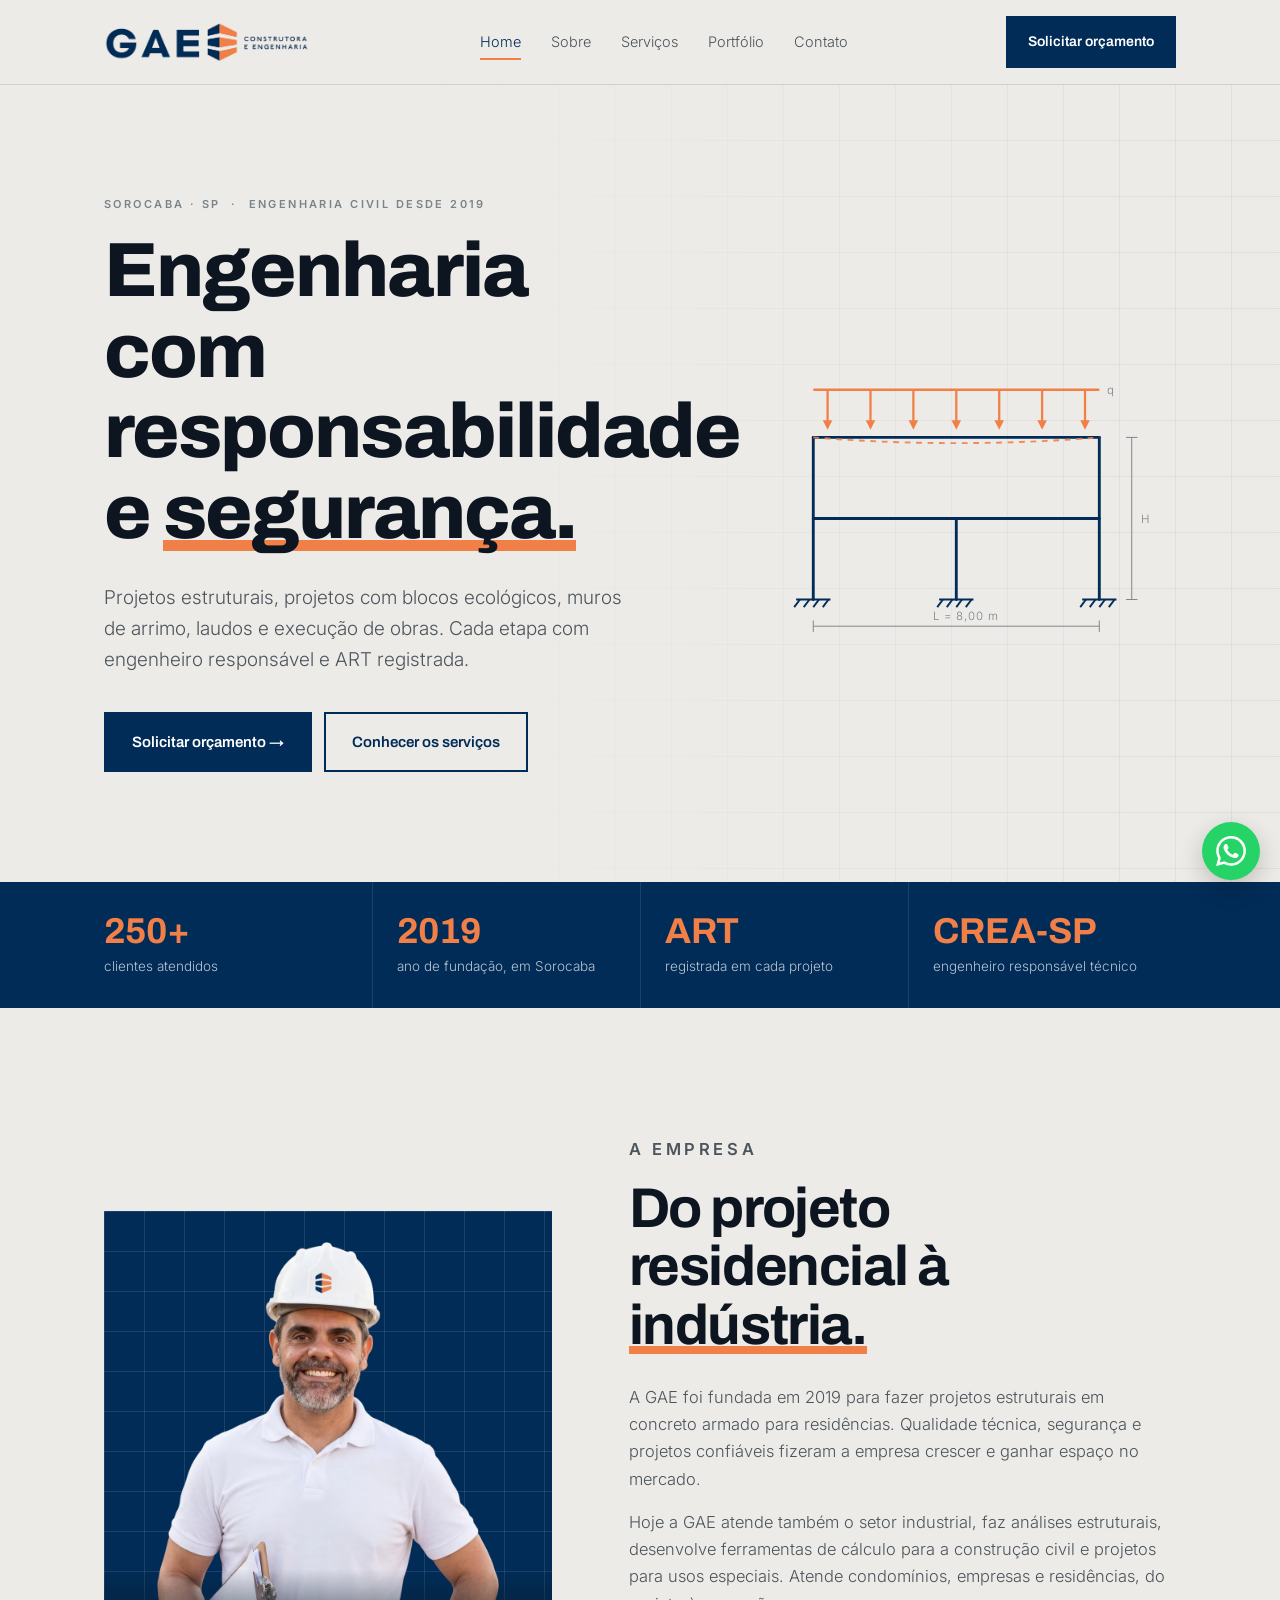
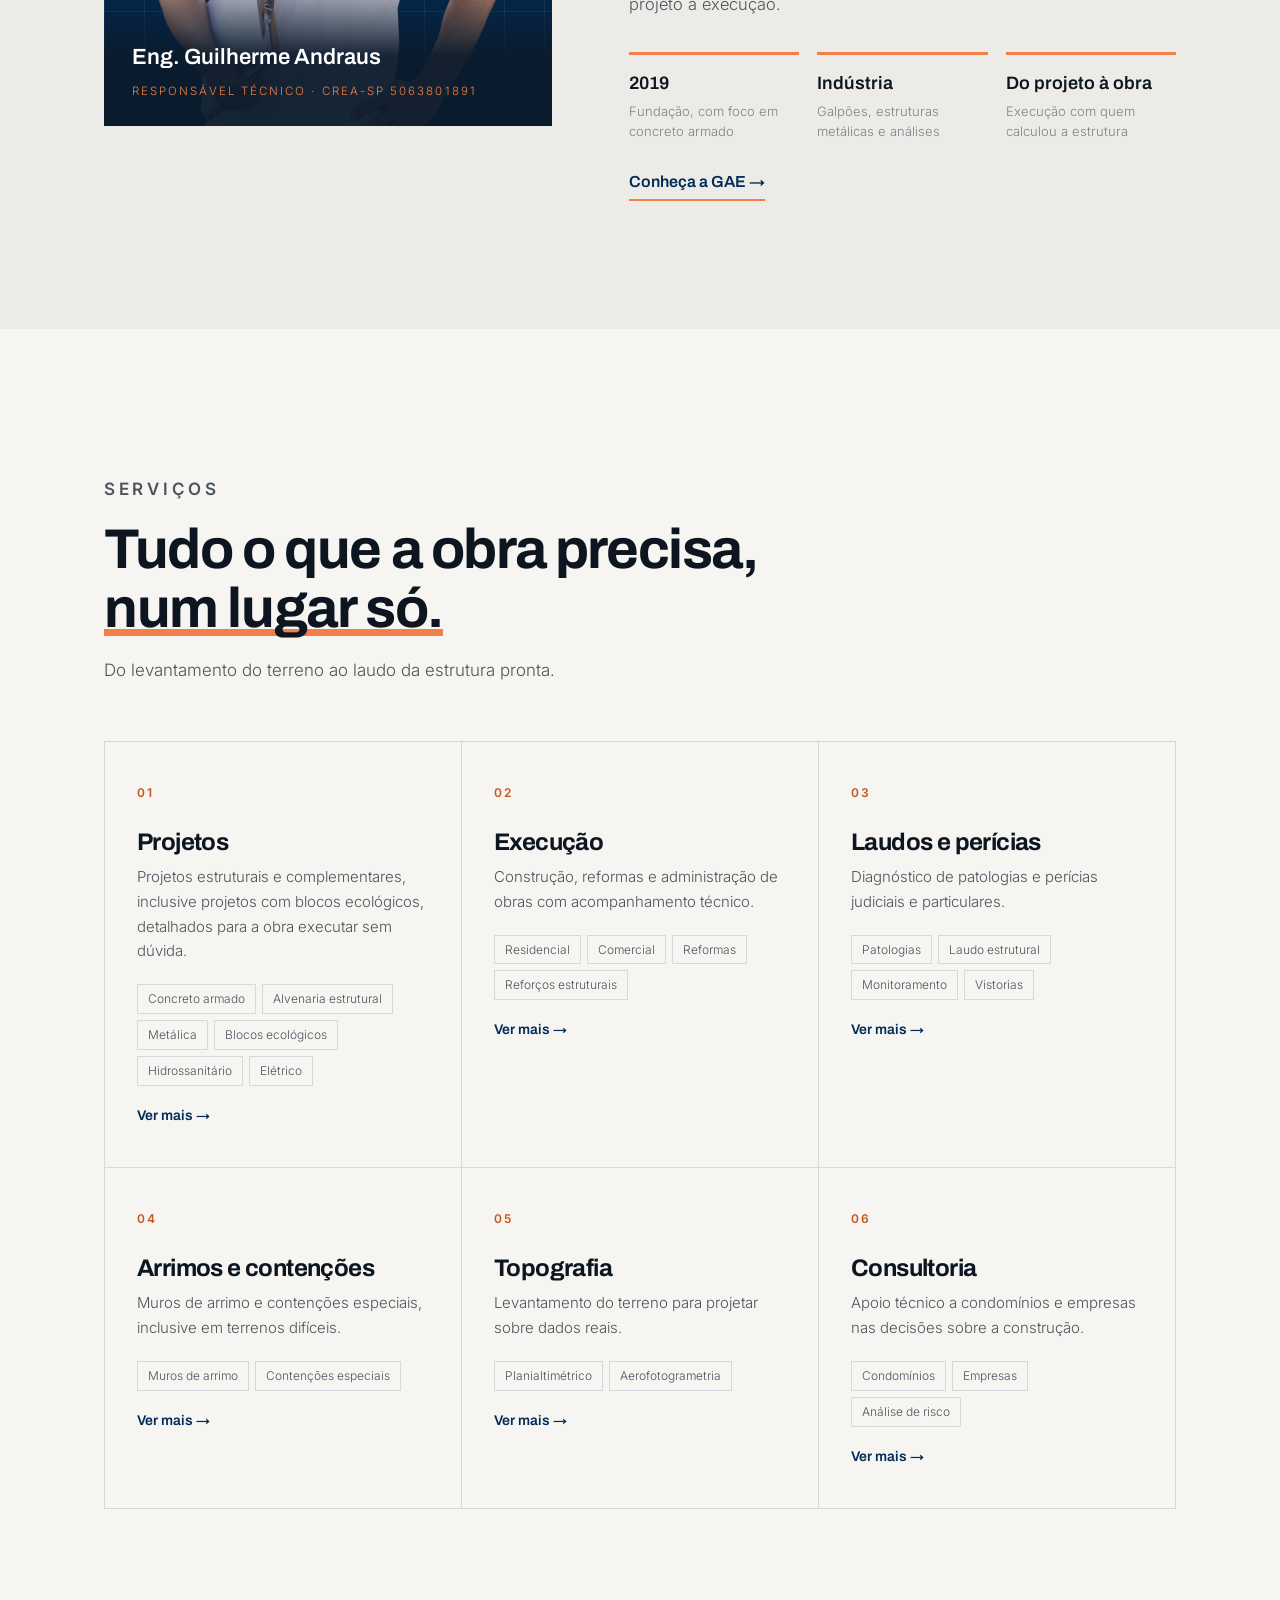
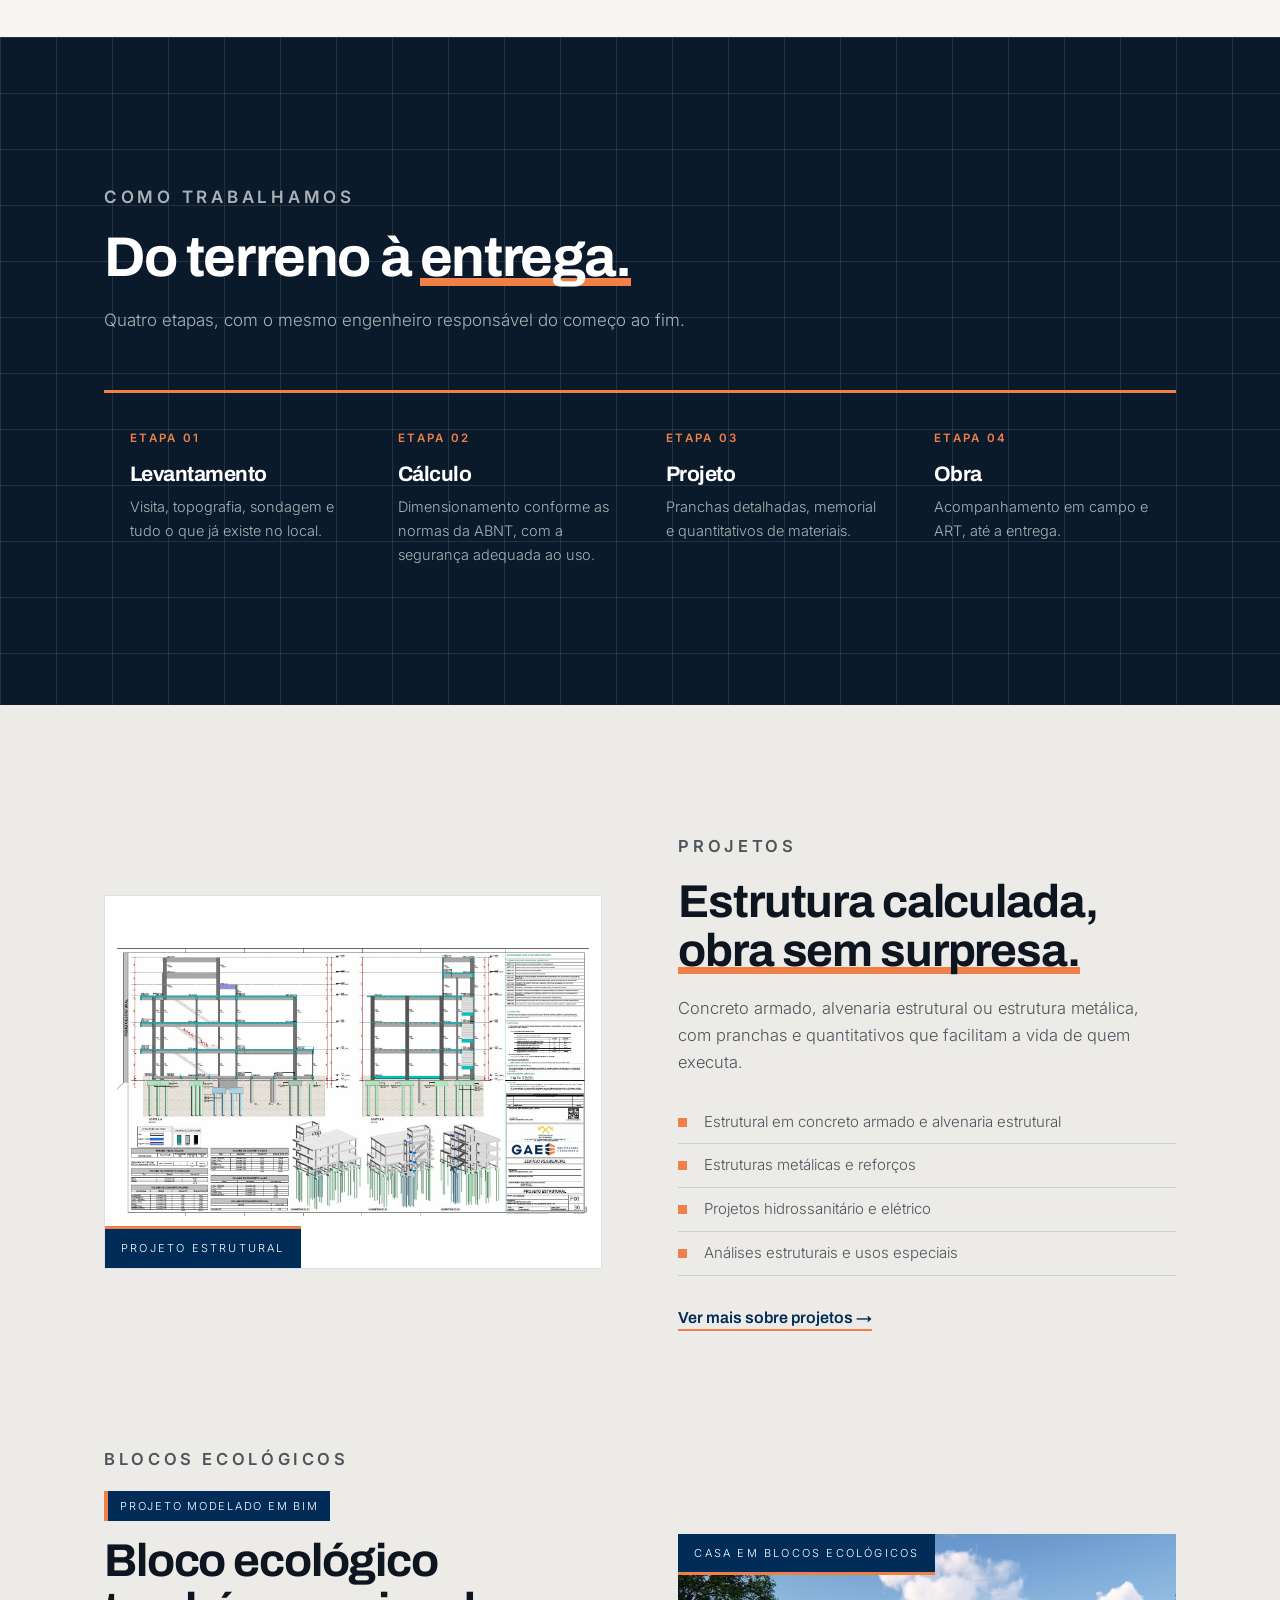
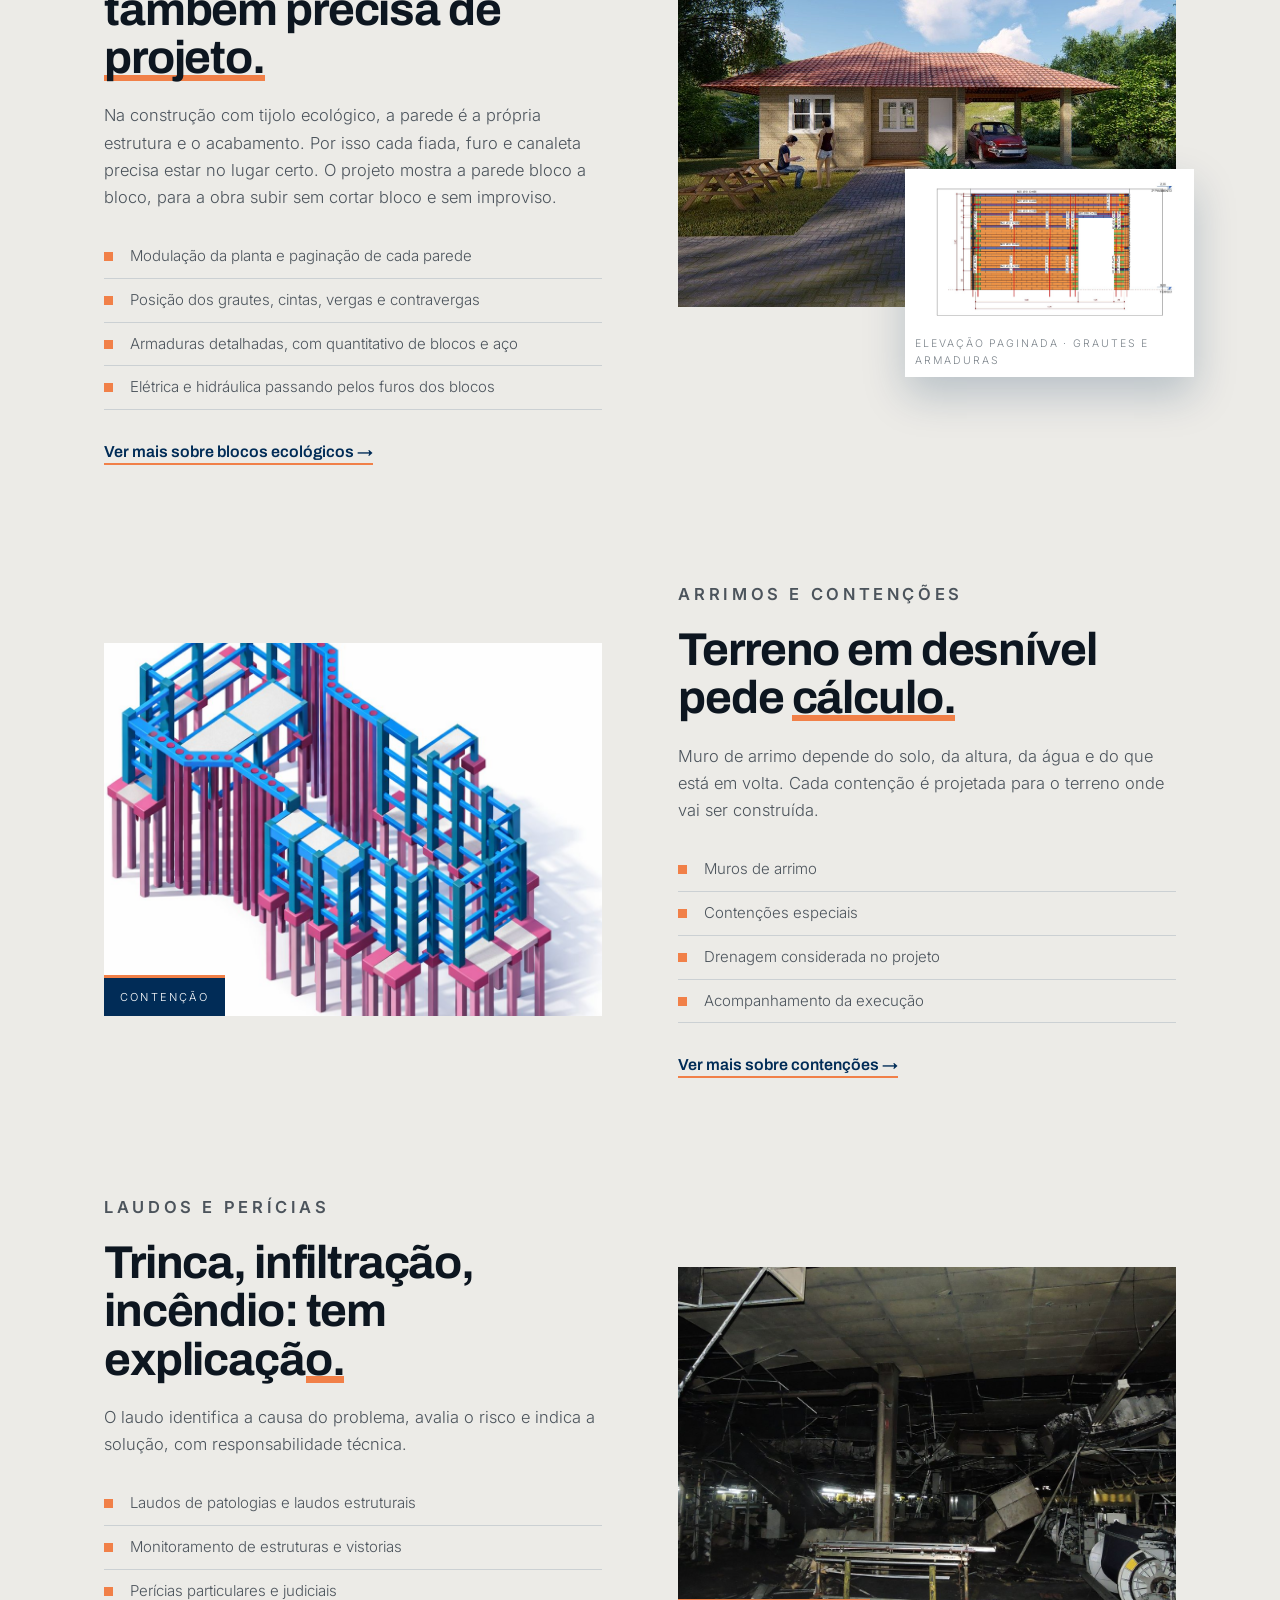
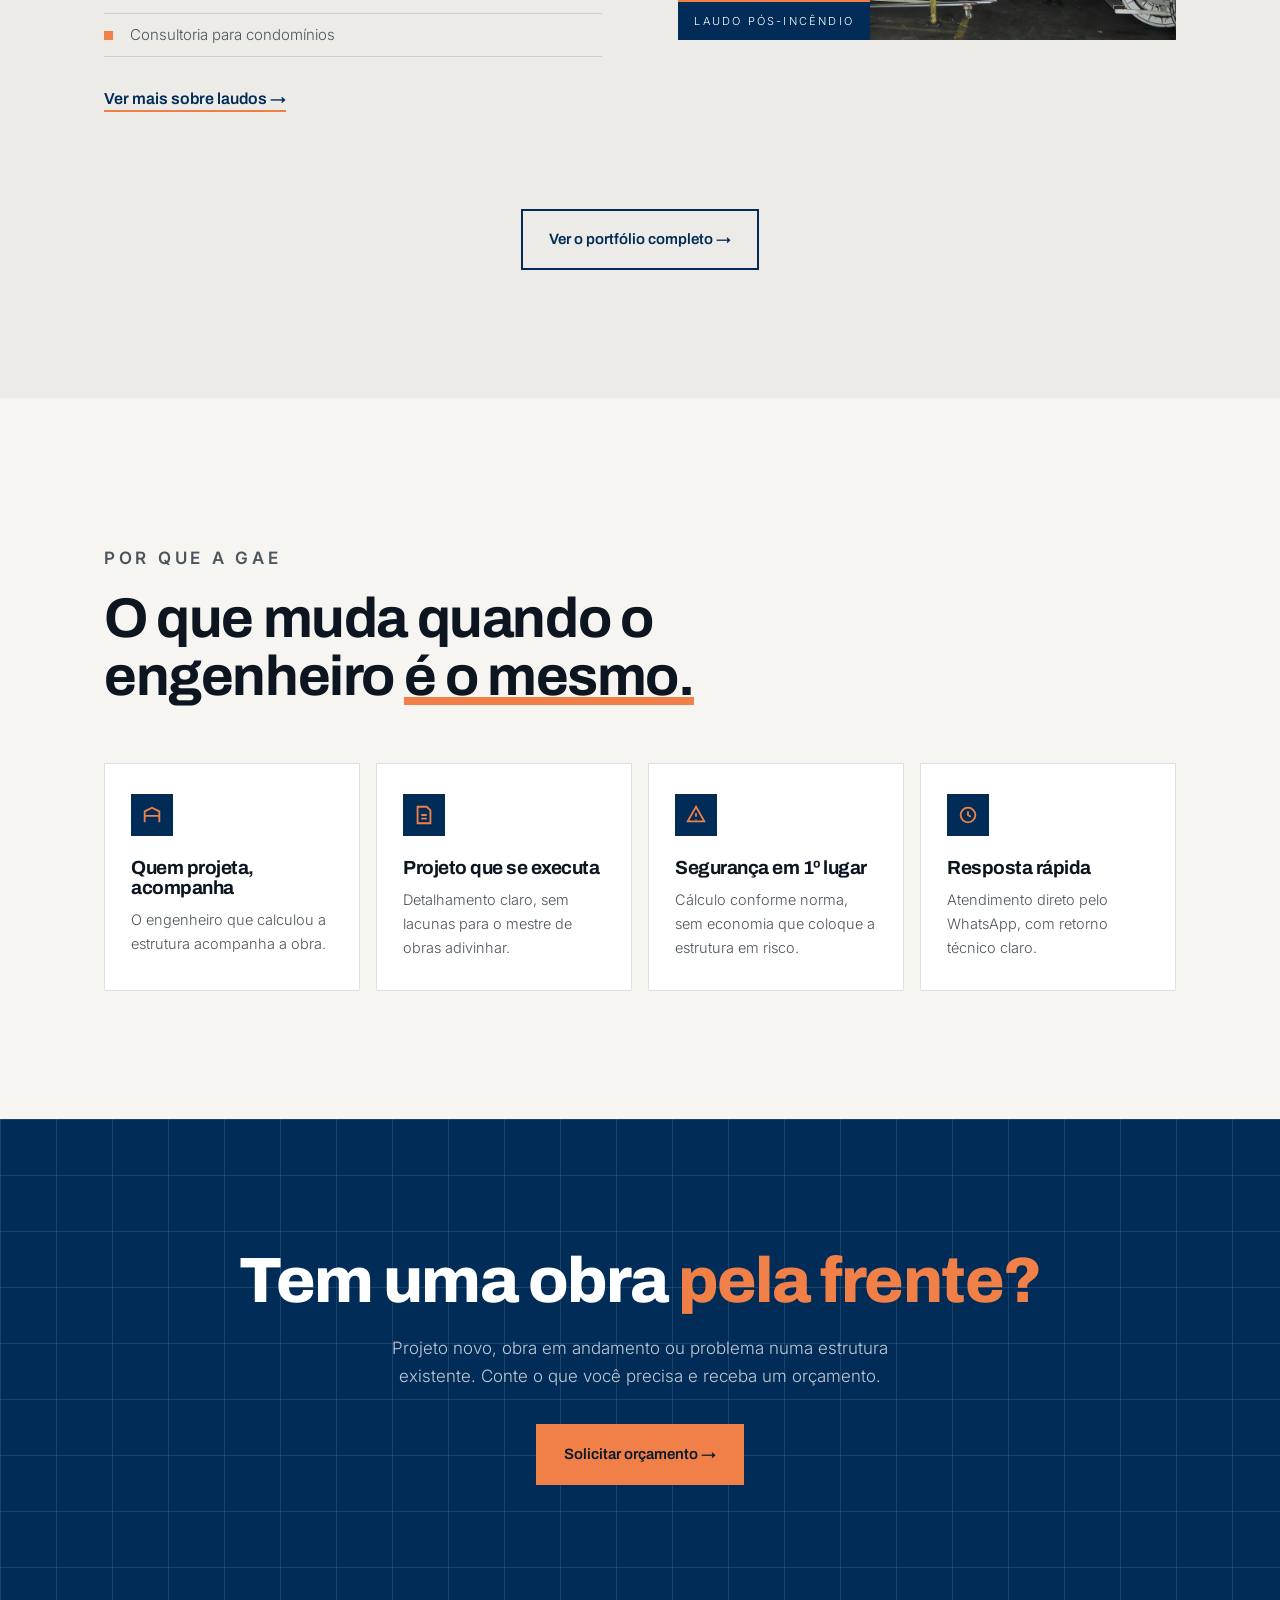
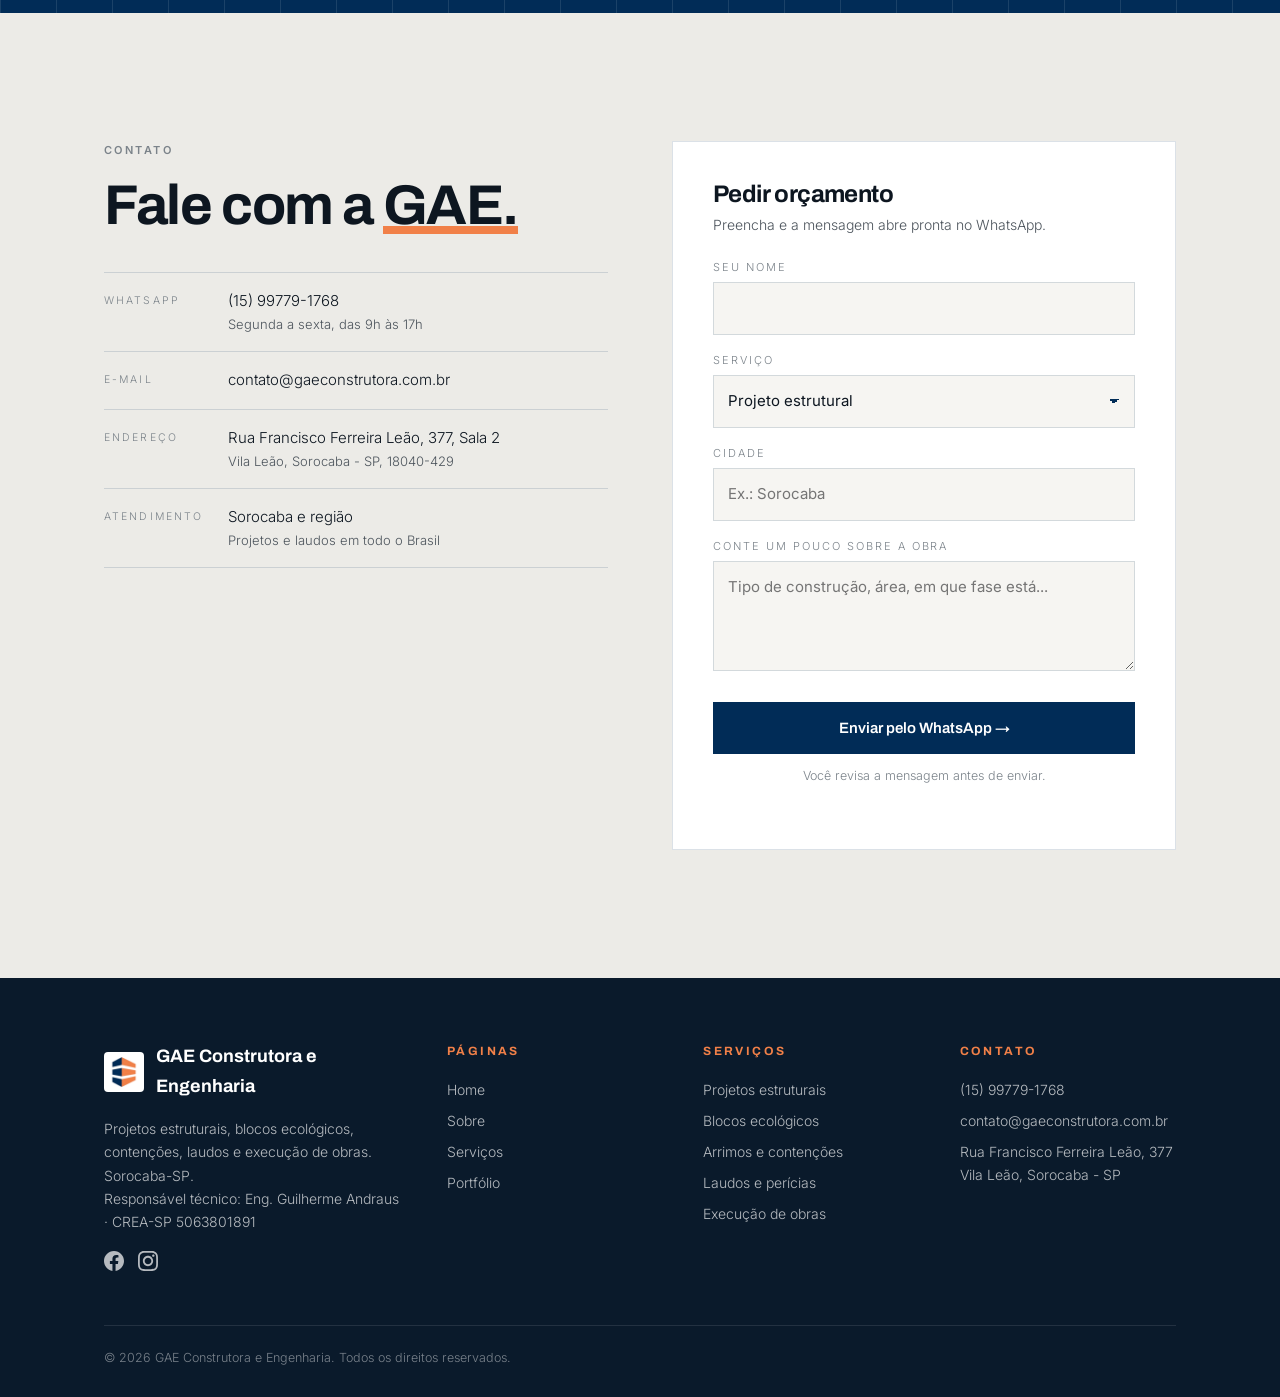
<file: index.html>
<!doctype html>
<html lang="pt-BR">
<head>
<meta charset="utf-8">
<meta name="viewport" content="width=device-width, initial-scale=1">
<title>GAE Construtora e Engenharia | Projetos Estruturais, Blocos Ecológicos, Laudos e Obras em Sorocaba</title>
<meta name="description" content="Engenharia civil em Sorocaba-SP: projetos estruturais, projetos com blocos ecológicos (tijolo ecológico), muros de arrimo, laudos e perícias e execução de obras. Eng. Guilherme Andraus, CREA-SP.">
<link rel="canonical" href="https://gaeconstrutora.com.br/">
<meta property="og:type" content="website">
<meta property="og:site_name" content="GAE Construtora e Engenharia">
<meta property="og:locale" content="pt_BR">
<meta property="og:url" content="https://gaeconstrutora.com.br/">
<meta property="og:title" content="GAE Construtora e Engenharia | Projetos Estruturais, Blocos Ecológicos, Laudos e Obras em Sorocaba">
<meta property="og:description" content="Engenharia civil em Sorocaba-SP: projetos estruturais, projetos com blocos ecológicos (tijolo ecológico), muros de arrimo, laudos e perícias e execução de obras. Eng. Guilherme Andraus, CREA-SP.">
<meta property="og:image" content="https://gaeconstrutora.com.br/assets/img/hero-galpao.jpg">
<meta name="theme-color" content="#012c57">
<link rel="icon" href="favicon.ico" sizes="any">
<link rel="icon" type="image/png" href="assets/img/icone-gae.png">
<link rel="apple-touch-icon" href="assets/img/apple-touch-icon.png">
<link rel="preconnect" href="https://fonts.googleapis.com">
<link rel="preconnect" href="https://fonts.gstatic.com" crossorigin>
<link href="https://fonts.googleapis.com/css2?family=Archivo:wght@500;600;700;800&family=Inter:wght@300;400;500;600&display=swap" rel="stylesheet">
<link rel="stylesheet" href="assets/css/style.css">
<script type="application/ld+json">
  {
    "@context": "https://schema.org",
    "@type": "GeneralContractor",
    "@id": "https://gaeconstrutora.com.br/#empresa",
    "name": "GAE Construtora e Engenharia",
    "url": "https://gaeconstrutora.com.br/",
    "logo": "https://gaeconstrutora.com.br/assets/img/logo-gae.png",
    "image": "https://gaeconstrutora.com.br/assets/img/hero-galpao.jpg",
    "description": "Projetos estruturais, projetos com blocos ecológicos, muros de arrimo, laudos e perícias e execução de obras em Sorocaba-SP.",
    "telephone": "+55-15-99779-1768",
    "email": "contato@gaeconstrutora.com.br",
    "foundingDate": "2019",
    "founder": {
      "@type": "Person",
      "name": "Guilherme Andraus",
      "jobTitle": "Engenheiro, responsável técnico (CREA-SP 5063801891)"
    },
    "address": {
      "@type": "PostalAddress",
      "streetAddress": "Rua Francisco Ferreira Leão, 377 - Sala 2, Vila Leão",
      "addressLocality": "Sorocaba",
      "addressRegion": "SP",
      "postalCode": "18040-429",
      "addressCountry": "BR"
    },
    "areaServed": { "@type": "Country", "name": "Brasil" },
    "openingHoursSpecification": [{
      "@type": "OpeningHoursSpecification",
      "dayOfWeek": ["Monday", "Tuesday", "Wednesday", "Thursday", "Friday"],
      "opens": "09:00",
      "closes": "17:00"
    }],
    "sameAs": [
      "https://www.facebook.com/gaeconstrutora",
      "https://www.instagram.com/gaeconstrutora/"
    ]
  }
  </script>
</head>
<body>

<!-- ===== CABEÇALHO (igual em todas as páginas) ===== -->
<header class="header">
  <div class="wrap">
    <a class="header__logo" href="./" aria-label="GAE Construtora e Engenharia — início">
      <img src="assets/img/logo-gae.png" alt="GAE Construtora e Engenharia" width="263" height="46">
    </a>
    <nav class="nav" aria-label="Menu principal">
      <a href="./" aria-current="page">Home</a>
      <a href="sobre/">Sobre</a>
      <a href="servicos/">Serviços</a>
      <a href="portfolio/">Portfólio</a>
      <a href="#contato">Contato</a>
    </nav>
    <div class="header__acoes">
      <a class="btn btn--cheio" href="#contato">Solicitar orçamento</a>
      <button class="menu-btn" aria-label="Abrir menu" aria-expanded="false">
        <svg viewBox="0 0 24 24" fill="none" stroke="currentColor" stroke-width="2" stroke-linecap="round"><path d="M3 6h18M3 12h18M3 18h18"/></svg>
      </button>
    </div>
  </div>
</header>

<main>
<!-- ===== TOPO ===== -->
<section class="topo grade-fundo">
  <div class="wrap">
    <div>
      <p class="rotulo">Sorocaba · SP &nbsp;·&nbsp; Engenharia civil desde 2019</p>
      <h1>Engenharia com responsabilidade e <span class="sub">segurança.</span></h1>
      <p class="lead">Projetos estruturais, projetos com blocos ecológicos, muros de arrimo, laudos e execução de obras. Cada etapa com engenheiro responsável e ART registrada.</p>
      <div class="acoes">
        <a class="btn btn--cheio" href="#contato">Solicitar orçamento &rarr;</a>
        <a class="btn btn--contorno" href="servicos/">Conhecer os serviços</a>
      </div>
    </div>
    <div class="desenho"><svg class="portico" viewBox="0 0 460 330" aria-hidden="true">
        <!-- cargas distribuídas -->
        <g class="cargas">
          <line class="seta" x1="80" y1="70" x2="380" y2="70"/>
          <g>
            <line class="seta" x1="95" y1="70" x2="95" y2="104"/><path class="seta-pt" d="M90 102 L95 112 L100 102Z"/>
            <line class="seta" x1="140" y1="70" x2="140" y2="104"/><path class="seta-pt" d="M135 102 L140 112 L145 102Z"/>
            <line class="seta" x1="185" y1="70" x2="185" y2="104"/><path class="seta-pt" d="M180 102 L185 112 L190 102Z"/>
            <line class="seta" x1="230" y1="70" x2="230" y2="104"/><path class="seta-pt" d="M225 102 L230 112 L235 102Z"/>
            <line class="seta" x1="275" y1="70" x2="275" y2="104"/><path class="seta-pt" d="M270 102 L275 112 L280 102Z"/>
            <line class="seta" x1="320" y1="70" x2="320" y2="104"/><path class="seta-pt" d="M315 102 L320 112 L325 102Z"/>
            <line class="seta" x1="365" y1="70" x2="365" y2="104"/><path class="seta-pt" d="M360 102 L365 112 L370 102Z"/>
          </g>
          <text x="388" y="74">q</text>
        </g>
        <!-- estrutura -->
        <line class="barra" x1="80" y1="120" x2="80" y2="290"/>
        <line class="barra" x1="380" y1="120" x2="380" y2="290"/>
        <line class="barra" x1="80" y1="120" x2="380" y2="120"/>
        <line class="barra" x1="80" y1="205" x2="380" y2="205"/>
        <line class="barra" x1="230" y1="205" x2="230" y2="290"/>
        <!-- deformada -->
        <path class="def viga-def" d="M80 120 Q 230 132 380 120"/>
        <!-- apoios engastados -->
        <g class="apoio">
          <line x1="62" y1="290" x2="98" y2="290"/><line x1="66" y1="290" x2="60" y2="298"/><line x1="76" y1="290" x2="70" y2="298"/><line x1="86" y1="290" x2="80" y2="298"/><line x1="96" y1="290" x2="90" y2="298"/>
          <line x1="212" y1="290" x2="248" y2="290"/><line x1="216" y1="290" x2="210" y2="298"/><line x1="226" y1="290" x2="220" y2="298"/><line x1="236" y1="290" x2="230" y2="298"/><line x1="246" y1="290" x2="240" y2="298"/>
          <line x1="362" y1="290" x2="398" y2="290"/><line x1="366" y1="290" x2="360" y2="298"/><line x1="376" y1="290" x2="370" y2="298"/><line x1="386" y1="290" x2="380" y2="298"/><line x1="396" y1="290" x2="390" y2="298"/>
        </g>
        <!-- cotas -->
        <g class="cota"><line x1="80" y1="318" x2="380" y2="318"/><line x1="80" y1="312" x2="80" y2="324"/><line x1="380" y1="312" x2="380" y2="324"/><line x1="414" y1="120" x2="414" y2="290"/><line x1="408" y1="120" x2="420" y2="120"/><line x1="408" y1="290" x2="420" y2="290"/></g>
        <text x="206" y="312">L = 8,00 m</text>
        <text x="424" y="210">H</text>
      </svg></div>
  </div>
</section>

<!-- ===== NÚMEROS ===== -->
<div class="numeros">
  <div class="wrap">
    <div class="n"><b>250+</b><span>clientes atendidos</span></div>
    <div class="n"><b>2019</b><span>ano de fundação, em Sorocaba</span></div>
    <div class="n"><b>ART</b><span>registrada em cada projeto</span></div>
    <div class="n"><b>CREA-SP</b><span>engenheiro responsável técnico</span></div>
  </div>
</div>

<!-- ===== A EMPRESA ===== -->
<section class="empresa">
  <div class="wrap">
    <div class="foto revelar">
      <img src="assets/img/eng-guilherme-andraus-v4.webp" alt="Eng. Guilherme Andraus, responsável técnico da GAE" loading="lazy">
      <div class="legenda"><strong>Eng. Guilherme Andraus</strong><span>Responsável técnico · CREA-SP 5063801891</span></div>
    </div>
    <div class="revelar">
      <p class="rotulo">A empresa</p>
      <h2>Do projeto residencial à <span class="sub">indústria.</span></h2>
      <p>A GAE foi fundada em 2019 para fazer projetos estruturais em concreto armado para residências. Qualidade técnica, segurança e projetos confiáveis fizeram a empresa crescer e ganhar espaço no mercado.</p>
      <p>Hoje a GAE atende também o setor industrial, faz análises estruturais, desenvolve ferramentas de cálculo para a construção civil e projetos para usos especiais. Atende condomínios, empresas e residências, do projeto à execução.</p>
      <div class="marcos">
        <div><b>2019</b><span>Fundação, com foco em concreto armado</span></div>
        <div><b>Indústria</b><span>Galpões, estruturas metálicas e análises</span></div>
        <div><b>Do projeto à obra</b><span>Execução com quem calculou a estrutura</span></div>
      </div>
      <div class="acoes"><a class="link" href="sobre/">Conheça a GAE &rarr;</a></div>
    </div>
  </div>
</section>

<!-- ===== SERVIÇOS ===== -->
<section class="claro">
  <div class="wrap">
    <div class="cab revelar">
      <p class="rotulo">Serviços</p>
      <h2>Tudo o que a obra precisa, <span class="sub">num lugar só.</span></h2>
      <p>Do levantamento do terreno ao laudo da estrutura pronta.</p>
    </div>
    <div class="grade revelar">
      <a class="item" href="servicos/#projetos-estruturais"><span class="num">01</span><h3>Projetos</h3><p>Projetos estruturais e complementares, inclusive projetos com blocos ecológicos, detalhados para a obra executar sem dúvida.</p>
        <div class="tags"><span>Concreto armado</span><span>Alvenaria estrutural</span><span>Metálica</span><span>Blocos ecológicos</span><span>Hidrossanitário</span><span>Elétrico</span></div><span class="mais">Ver mais &rarr;</span></a>
      <a class="item" href="servicos/#execucao"><span class="num">02</span><h3>Execução</h3><p>Construção, reformas e administração de obras com acompanhamento técnico.</p>
        <div class="tags"><span>Residencial</span><span>Comercial</span><span>Reformas</span><span>Reforços estruturais</span></div><span class="mais">Ver mais &rarr;</span></a>
      <a class="item" href="servicos/#laudos"><span class="num">03</span><h3>Laudos e perícias</h3><p>Diagnóstico de patologias e perícias judiciais e particulares.</p>
        <div class="tags"><span>Patologias</span><span>Laudo estrutural</span><span>Monitoramento</span><span>Vistorias</span></div><span class="mais">Ver mais &rarr;</span></a>
      <a class="item" href="servicos/#arrimos"><span class="num">04</span><h3>Arrimos e contenções</h3><p>Muros de arrimo e contenções especiais, inclusive em terrenos difíceis.</p>
        <div class="tags"><span>Muros de arrimo</span><span>Contenções especiais</span></div><span class="mais">Ver mais &rarr;</span></a>
      <a class="item" href="servicos/#topografia"><span class="num">05</span><h3>Topografia</h3><p>Levantamento do terreno para projetar sobre dados reais.</p>
        <div class="tags"><span>Planialtimétrico</span><span>Aerofotogrametria</span></div><span class="mais">Ver mais &rarr;</span></a>
      <a class="item" href="servicos/#consultoria"><span class="num">06</span><h3>Consultoria</h3><p>Apoio técnico a condomínios e empresas nas decisões sobre a construção.</p>
        <div class="tags"><span>Condomínios</span><span>Empresas</span><span>Análise de risco</span></div><span class="mais">Ver mais &rarr;</span></a>
    </div>
  </div>
</section>

<section class="escura" id="como-trabalhamos">
  <div class="wrap">
    <div class="cab revelar">
      <p class="rotulo">Como trabalhamos</p>
      <h2>Do terreno à <span class="sub">entrega.</span></h2>
      <p>Quatro etapas, com o mesmo engenheiro responsável do começo ao fim.</p>
    </div>
    <div class="fases revelar">
      <div class="fase"><small>Etapa 01</small><h3>Levantamento</h3><p>Visita, topografia, sondagem e tudo o que já existe no local.</p></div>
      <div class="fase"><small>Etapa 02</small><h3>Cálculo</h3><p>Dimensionamento conforme as normas da ABNT, com a segurança adequada ao uso.</p></div>
      <div class="fase"><small>Etapa 03</small><h3>Projeto</h3><p>Pranchas detalhadas, memorial e quantitativos de materiais.</p></div>
      <div class="fase"><small>Etapa 04</small><h3>Obra</h3><p>Acompanhamento em campo e ART, até a entrega.</p></div>
    </div>
  </div>
</section>

<!-- ===== DESTAQUES ===== -->
<section>
  <div class="wrap">
    <div class="bloco revelar">
      <div class="midia midia--desenho"><img src="assets/img/prancha-concreto-armado.jpg" alt="Prancha de projeto estrutural em concreto armado" loading="lazy"><span class="etq">Projeto estrutural</span></div>
      <div>
        <p class="rotulo">Projetos</p>
        <h2>Estrutura calculada, <span class="sub">obra sem surpresa.</span></h2>
        <p>Concreto armado, alvenaria estrutural ou estrutura metálica, com pranchas e quantitativos que facilitam a vida de quem executa.</p>
        <ul><li>Estrutural em concreto armado e alvenaria estrutural</li><li>Estruturas metálicas e reforços</li><li>Projetos hidrossanitário e elétrico</li><li>Análises estruturais e usos especiais</li></ul>
        <a class="link" href="servicos/#projetos-estruturais">Ver mais sobre projetos &rarr;</a>
      </div>
    </div>
    <div class="bloco revelar inv">
      <div class="dupla"><div class="midia"><img src="assets/img/eco-casa-01.jpg" alt="Casa térrea projetada em blocos ecológicos" loading="lazy"><span class="etq">Casa em blocos ecológicos</span></div><div class="inset"><img src="assets/img/eco-elevacao.jpg" alt="Elevação de parede paginada bloco a bloco com grautes e armaduras" loading="lazy"><span>Elevação paginada · grautes e armaduras</span></div></div>
      <div>
        <p class="rotulo">Blocos ecológicos</p><span class="selo">Projeto modelado em BIM</span>
        <h2>Bloco ecológico também precisa de <span class="sub">projeto.</span></h2>
        <p>Na construção com tijolo ecológico, a parede é a própria estrutura e o acabamento. Por isso cada fiada, furo e canaleta precisa estar no lugar certo. O projeto mostra a parede bloco a bloco, para a obra subir sem cortar bloco e sem improviso.</p>
        <ul><li>Modulação da planta e paginação de cada parede</li><li>Posição dos grautes, cintas, vergas e contravergas</li><li>Armaduras detalhadas, com quantitativo de blocos e aço</li><li>Elétrica e hidráulica passando pelos furos dos blocos</li></ul>
        <a class="link" href="servicos/#blocos-ecologicos">Ver mais sobre blocos ecológicos &rarr;</a>
      </div>
    </div>
    <div class="bloco revelar">
      <div class="midia"><img src="assets/img/home-arrimos.jpg" alt="Modelo 3D de estrutura de contenção" loading="lazy"><span class="etq">Contenção</span></div>
      <div>
        <p class="rotulo">Arrimos e contenções</p>
        <h2>Terreno em desnível pede <span class="sub">cálculo.</span></h2>
        <p>Muro de arrimo depende do solo, da altura, da água e do que está em volta. Cada contenção é projetada para o terreno onde vai ser construída.</p>
        <ul><li>Muros de arrimo</li><li>Contenções especiais</li><li>Drenagem considerada no projeto</li><li>Acompanhamento da execução</li></ul>
        <a class="link" href="servicos/#arrimos">Ver mais sobre contenções &rarr;</a>
      </div>
    </div>
    <div class="bloco revelar inv">
      <div class="midia"><img src="assets/img/laudo-incendio.jpg" alt="Galpão atingido por incêndio em vistoria" loading="lazy"><span class="etq">Laudo pós-incêndio</span></div>
      <div>
        <p class="rotulo">Laudos e perícias</p>
        <h2>Trinca, infiltração, incêndio: <span class="sub">tem explicação.</span></h2>
        <p>O laudo identifica a causa do problema, avalia o risco e indica a solução, com responsabilidade técnica.</p>
        <ul><li>Laudos de patologias e laudos estruturais</li><li>Monitoramento de estruturas e vistorias</li><li>Perícias particulares e judiciais</li><li>Consultoria para condomínios</li></ul>
        <a class="link" href="servicos/#laudos">Ver mais sobre laudos &rarr;</a>
      </div>
    </div>
    <div class="revelar" style="text-align:center;margin-top:clamp(64px,8vw,96px)"><a class="btn btn--contorno" href="portfolio/">Ver o portfólio completo &rarr;</a></div>
  </div>
</section>

<!-- ===== POR QUE A GAE ===== -->
<section class="claro">
  <div class="wrap">
    <div class="cab revelar">
      <p class="rotulo">Por que a GAE</p>
      <h2>O que muda quando o engenheiro <span class="sub">é o mesmo.</span></h2>
    </div>
    <div class="cartoes revelar">
      <div class="cartao"><div class="ic"><svg viewBox="0 0 24 24"><path d="M4 20V8l8-4 8 4v12M4 13h16"/></svg></div><h3>Quem projeta, acompanha</h3><p>O engenheiro que calculou a estrutura acompanha a obra.</p></div>
      <div class="cartao"><div class="ic"><svg viewBox="0 0 24 24"><path d="M5 3h10l4 4v14H5zM9 12h6M9 16h6"/></svg></div><h3>Projeto que se executa</h3><p>Detalhamento claro, sem lacunas para o mestre de obras adivinhar.</p></div>
      <div class="cartao"><div class="ic"><svg viewBox="0 0 24 24"><path d="M12 3l9 16H3zM12 10v4M12 17v.5"/></svg></div><h3>Segurança em 1º lugar</h3><p>Cálculo conforme norma, sem economia que coloque a estrutura em risco.</p></div>
      <div class="cartao"><div class="ic"><svg viewBox="0 0 24 24"><circle cx="12" cy="12" r="8"/><path d="M12 8v4l3 2"/></svg></div><h3>Resposta rápida</h3><p>Atendimento direto pelo WhatsApp, com retorno técnico claro.</p></div>
    </div>
  </div>
</section>

<section class="chamada">
  <div class="wrap revelar">
    <h2>Tem uma obra <em>pela frente?</em></h2>
    <p>Projeto novo, obra em andamento ou problema numa estrutura existente. Conte o que você precisa e receba um orçamento.</p>
    <a class="btn btn--laranja" href="#contato">Solicitar orçamento &rarr;</a>
  </div>
</section>

<!-- ===== CONTATO (igual em todas as páginas) ===== -->
<section class="contato" id="contato">
  <div class="wrap">
    <div class="revelar">
      <p class="rotulo">Contato</p>
      <h2>Fale com a <span class="sub">GAE.</span></h2>
      <div class="dados">
        <div><small>WhatsApp</small><p><a href="https://wa.me/5515997791768" target="_blank" rel="noopener">(15) 99779-1768</a><span>Segunda a sexta, das 9h às 17h</span></p></div>
        <div><small>E-mail</small><p><a href="mailto:contato@gaeconstrutora.com.br">contato@gaeconstrutora.com.br</a></p></div>
        <div><small>Endereço</small><p>Rua Francisco Ferreira Leão, 377, Sala 2<span>Vila Leão, Sorocaba - SP, 18040-429</span></p></div>
        <div><small>Atendimento</small><p>Sorocaba e região<span>Projetos e laudos em todo o Brasil</span></p></div>
      </div>
    </div>
    <form class="form revelar" id="form-orcamento">
      <h3>Pedir orçamento</h3>
      <p>Preencha e a mensagem abre pronta no WhatsApp.</p>
      <label for="f-nome">Seu nome</label><input id="f-nome" name="nome" required autocomplete="name">
      <label for="f-servico">Serviço</label><select id="f-servico" name="servico"><option>Projeto estrutural</option><option>Projeto com blocos ecológicos</option><option>Projeto hidrossanitário ou elétrico</option><option>Muro de arrimo ou contenção</option><option>Laudo ou perícia</option><option>Execução de obra ou reforma</option><option>Topografia ou aerofotogrametria</option><option>Consultoria</option><option>Ainda não sei, preciso de orientação</option></select>
      <label for="f-cidade">Cidade</label><input id="f-cidade" name="cidade" placeholder="Ex.: Sorocaba">
      <label for="f-detalhes">Conte um pouco sobre a obra</label><textarea id="f-detalhes" name="detalhes" placeholder="Tipo de construção, área, em que fase está..."></textarea>
      <button class="btn btn--cheio" type="submit">Enviar pelo WhatsApp &rarr;</button>
      <p class="obs">Você revisa a mensagem antes de enviar.</p>
    </form>
  </div>
</section>
</main>

<!-- ===== RODAPÉ (igual em todas as páginas) ===== -->
<footer class="footer">
  <div class="wrap">
    <div class="cols">
      <div>
        <div class="marca"><img src="assets/img/icone-gae.png" alt="">GAE Construtora e Engenharia</div>
        <p>Projetos estruturais, blocos ecológicos, contenções, laudos e execução de obras. Sorocaba-SP.<br>Responsável técnico: Eng. Guilherme Andraus · CREA-SP 5063801891</p>
        <div class="social">
          <a href="https://www.facebook.com/gaeconstrutora" target="_blank" rel="noopener" aria-label="Facebook"><svg viewBox="0 0 24 24"><path d="M24 12.0726C24 5.44354 18.629 0.0725708 12 0.0725708C5.37097 0.0725708 0 5.44354 0 12.0726C0 18.0619 4.38823 23.0264 10.125 23.9274V15.5414H7.07661V12.0726H10.125V9.4287C10.125 6.42144 11.9153 4.76031 14.6574 4.76031C15.9706 4.76031 17.3439 4.99451 17.3439 4.99451V7.94612H15.8303C14.34 7.94612 13.875 8.87128 13.875 9.82015V12.0726H17.2031L16.6708 15.5414H13.875V23.9274C19.6118 23.0264 24 18.0619 24 12.0726Z"/></svg></a>
          <a href="https://www.instagram.com/gaeconstrutora/" target="_blank" rel="noopener" aria-label="Instagram"><svg viewBox="0 0 24 24"><path d="M12.0027 5.84808C8.59743 5.84808 5.85075 8.59477 5.85075 12C5.85075 15.4053 8.59743 18.1519 12.0027 18.1519C15.4079 18.1519 18.1546 15.4053 18.1546 12C18.1546 8.59477 15.4079 5.84808 12.0027 5.84808ZM12.0027 15.9996C9.80212 15.9996 8.00312 14.2059 8.00312 12C8.00312 9.7941 9.79677 8.00046 12.0027 8.00046C14.2086 8.00046 16.0022 9.7941 16.0022 12C16.0022 14.2059 14.2032 15.9996 12.0027 15.9996ZM19.8412 5.59644C19.8412 6.39421 19.1987 7.03135 18.4062 7.03135C17.6085 7.03135 16.9713 6.38885 16.9713 5.59644C16.9713 4.80402 17.6138 4.16153 18.4062 4.16153C19.1987 4.16153 19.8412 4.80402 19.8412 5.59644ZM23.9157 7.05277C23.8247 5.13063 23.3856 3.42801 21.9775 2.02522C20.5747 0.622429 18.8721 0.183388 16.9499 0.0870135C14.9689 -0.0254238 9.03112 -0.0254238 7.05008 0.0870135C5.1333 0.178034 3.43068 0.617075 2.02253 2.01986C0.614389 3.42265 0.180703 5.12527 0.0843279 7.04742C-0.0281093 9.02845 -0.0281093 14.9662 0.0843279 16.9472C0.175349 18.8694 0.614389 20.572 2.02253 21.9748C3.43068 23.3776 5.12794 23.8166 7.05008 23.913C9.03112 24.0254 14.9689 24.0254 16.9499 23.913C18.8721 23.822 20.5747 23.3829 21.9775 21.9748C23.3803 20.572 23.8193 18.8694 23.9157 16.9472C24.0281 14.9662 24.0281 9.03381 23.9157 7.05277ZM21.3564 19.0728C20.9388 20.1223 20.1303 20.9307 19.0755 21.3537C17.496 21.9802 13.7481 21.8356 12.0027 21.8356C10.2572 21.8356 6.50396 21.9748 4.92984 21.3537C3.88042 20.9361 3.07195 20.1276 2.64897 19.0728C2.02253 17.4934 2.16709 13.7455 2.16709 12C2.16709 10.2546 2.02789 6.50129 2.64897 4.92717C3.06659 3.87776 3.87507 3.06928 4.92984 2.6463C6.50931 2.01986 10.2572 2.16443 12.0027 2.16443C13.7481 2.16443 17.5014 2.02522 19.0755 2.6463C20.1249 3.06392 20.9334 3.8724 21.3564 4.92717C21.9828 6.50665 21.8383 10.2546 21.8383 12C21.8383 13.7455 21.9828 17.4987 21.3564 19.0728Z"/></svg></a>
        </div>
      </div>
      <div><h4>Páginas</h4><ul><li><a href="./">Home</a></li><li><a href="sobre/">Sobre</a></li><li><a href="servicos/">Serviços</a></li><li><a href="portfolio/">Portfólio</a></li></ul></div>
      <div><h4>Serviços</h4><ul><li><a href="servicos/#projetos-estruturais">Projetos estruturais</a></li><li><a href="servicos/#blocos-ecologicos">Blocos ecológicos</a></li><li><a href="servicos/#arrimos">Arrimos e contenções</a></li><li><a href="servicos/#laudos">Laudos e perícias</a></li><li><a href="servicos/#execucao">Execução de obras</a></li></ul></div>
      <div><h4>Contato</h4><ul><li><a href="tel:+5515997791768">(15) 99779-1768</a></li><li><a href="mailto:contato@gaeconstrutora.com.br">contato@gaeconstrutora.com.br</a></li><li>Rua Francisco Ferreira Leão, 377<br>Vila Leão, Sorocaba - SP</li></ul></div>
    </div>
    <p class="fim">© <span id="ano">2026</span> GAE Construtora e Engenharia. Todos os direitos reservados.</p>
  </div>
</footer>

<a class="whatsapp" href="https://wa.me/5515997791768?text=Ol%C3%A1!%20Gostaria%20de%20mais%20informa%C3%A7%C3%B5es%20sobre%20os%20servi%C3%A7os%20da%20GAE." target="_blank" rel="noopener" aria-label="Fale conosco pelo WhatsApp"><svg viewBox="0 0 24 24"><path d="M17.472 14.382c-.297-.149-1.758-.867-2.03-.967-.273-.099-.471-.148-.67.15-.197.297-.767.966-.94 1.164-.173.199-.347.223-.644.075-.297-.15-1.255-.463-2.39-1.475-.883-.788-1.48-1.761-1.653-2.059-.173-.297-.018-.458.13-.606.134-.133.298-.347.446-.52.149-.174.198-.298.298-.497.099-.198.05-.371-.025-.52-.075-.149-.669-1.612-.916-2.207-.242-.579-.487-.5-.669-.51-.173-.008-.371-.01-.57-.01-.198 0-.52.074-.792.372-.272.297-1.04 1.016-1.04 2.479 0 1.462 1.065 2.875 1.213 3.074.149.198 2.096 3.2 5.077 4.487.709.306 1.262.489 1.694.625.712.227 1.36.195 1.871.118.571-.085 1.758-.719 2.006-1.413.248-.694.248-1.289.173-1.413-.074-.124-.272-.198-.57-.347m-5.421 7.403h-.004a9.87 9.87 0 01-5.031-1.378l-.361-.214-3.741.982.998-3.648-.235-.374a9.86 9.86 0 01-1.51-5.26c.001-5.45 4.436-9.884 9.888-9.884 2.64 0 5.122 1.03 6.988 2.898a9.825 9.825 0 012.893 6.994c-.003 5.45-4.437 9.884-9.885 9.884m8.413-18.297A11.815 11.815 0 0012.05 0C5.495 0 .16 5.335.157 11.892c0 2.096.547 4.142 1.588 5.945L.057 24l6.305-1.654a11.882 11.882 0 005.683 1.448h.005c6.554 0 11.89-5.335 11.893-11.893a11.821 11.821 0 00-3.48-8.413Z"/></svg></a>

<script src="assets/js/main.js"></script>
</body>
</html>
</file>
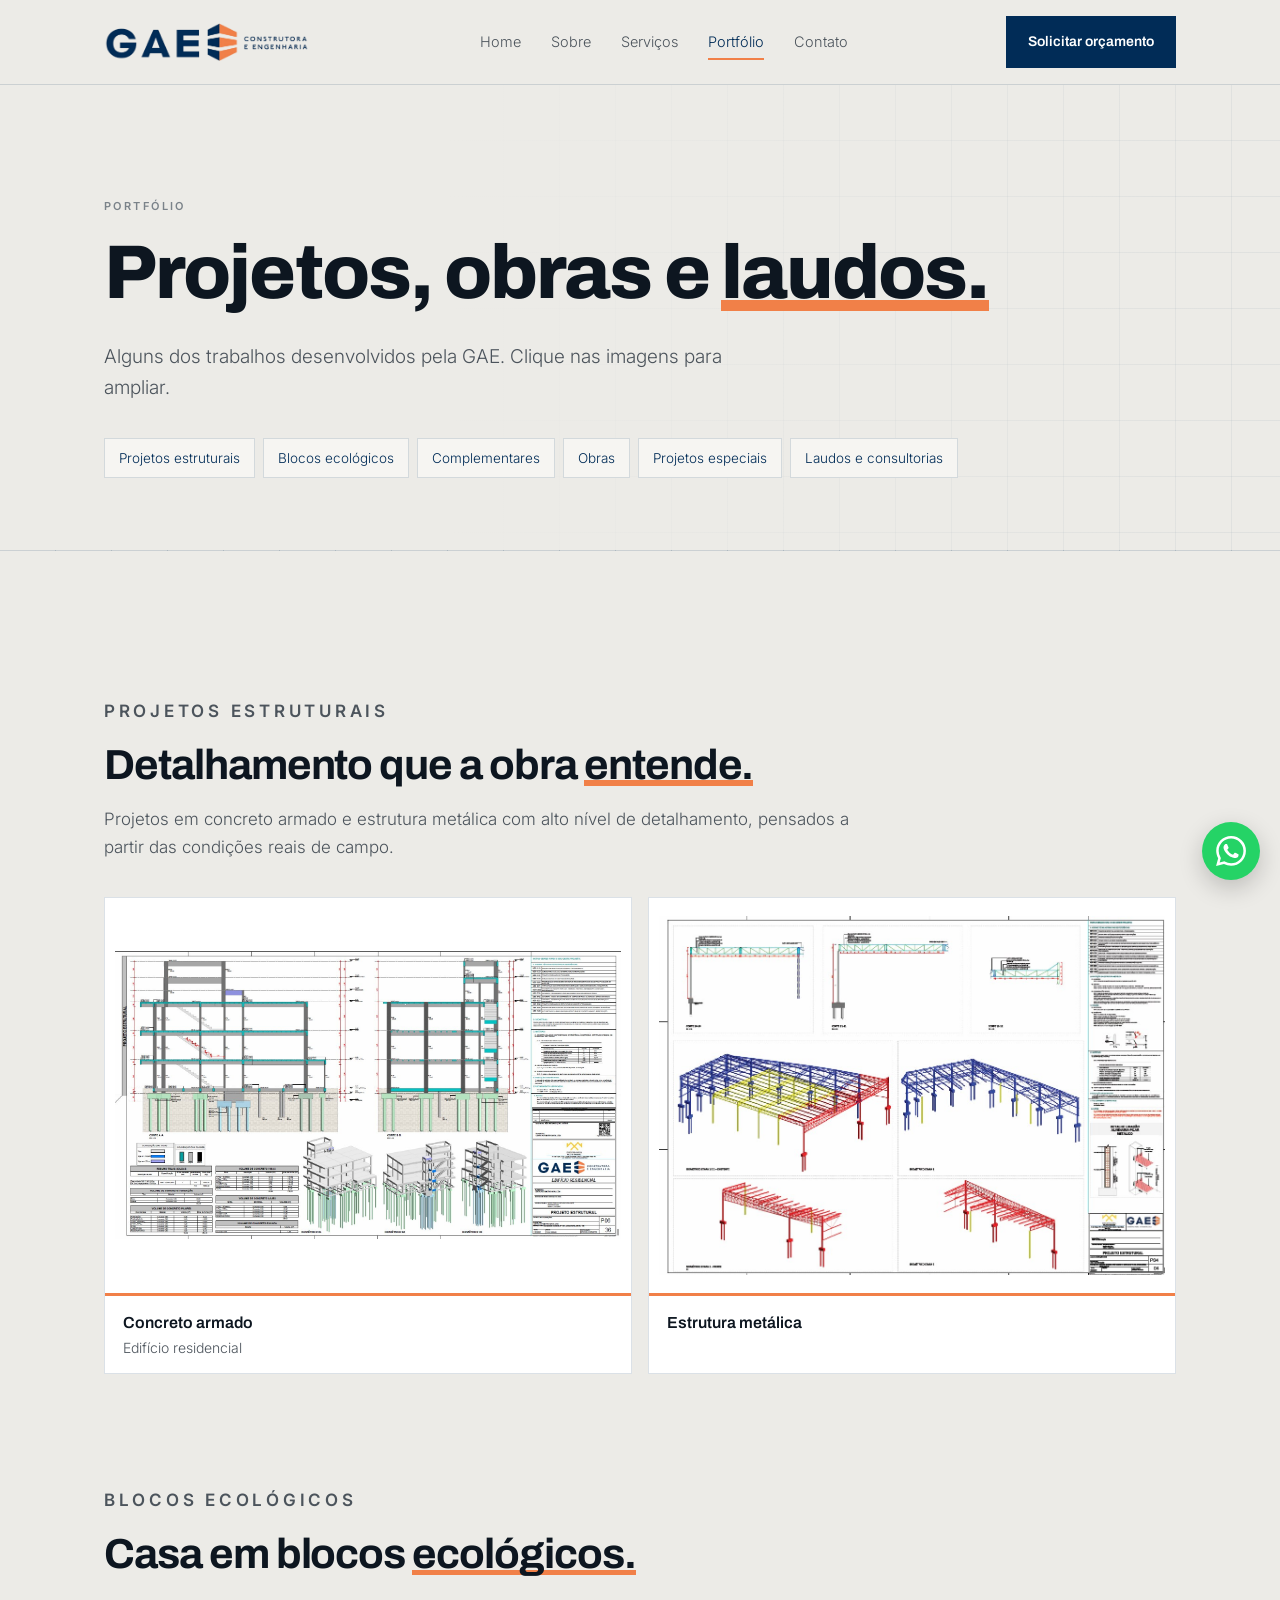
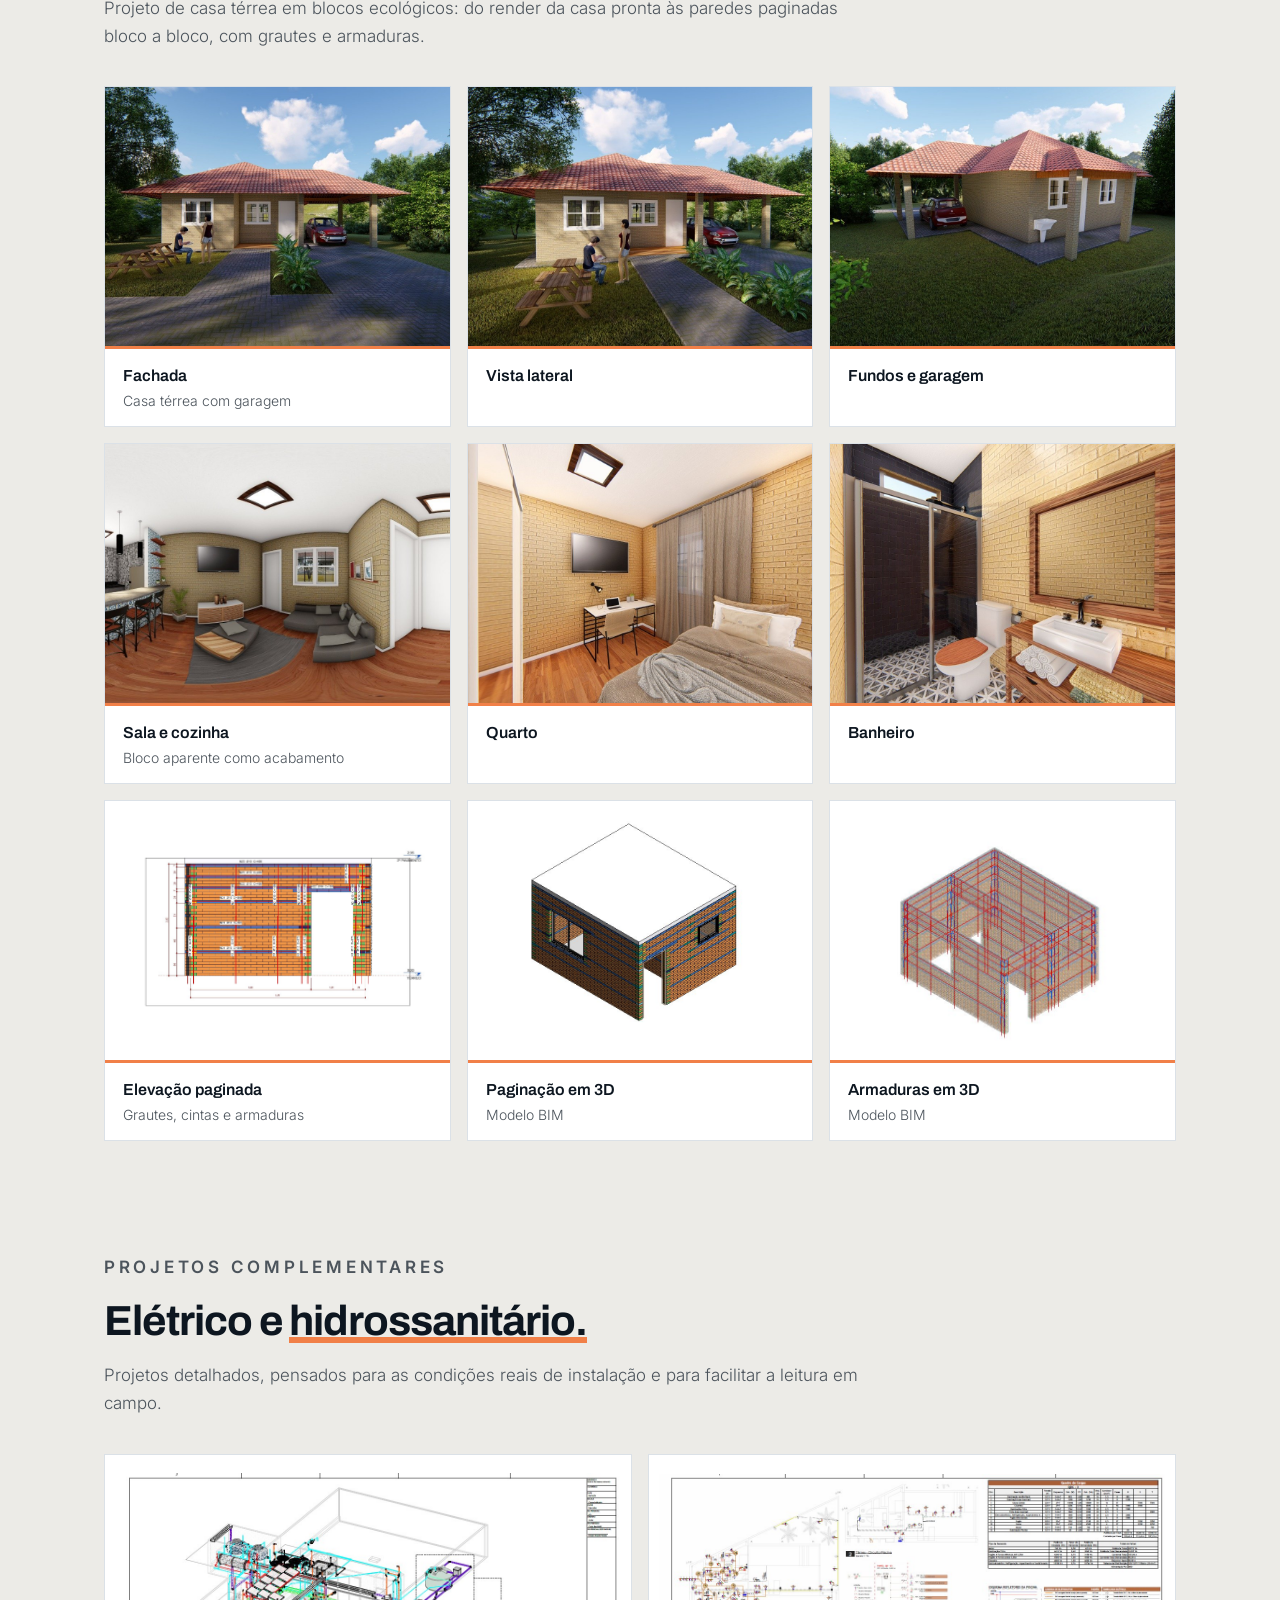
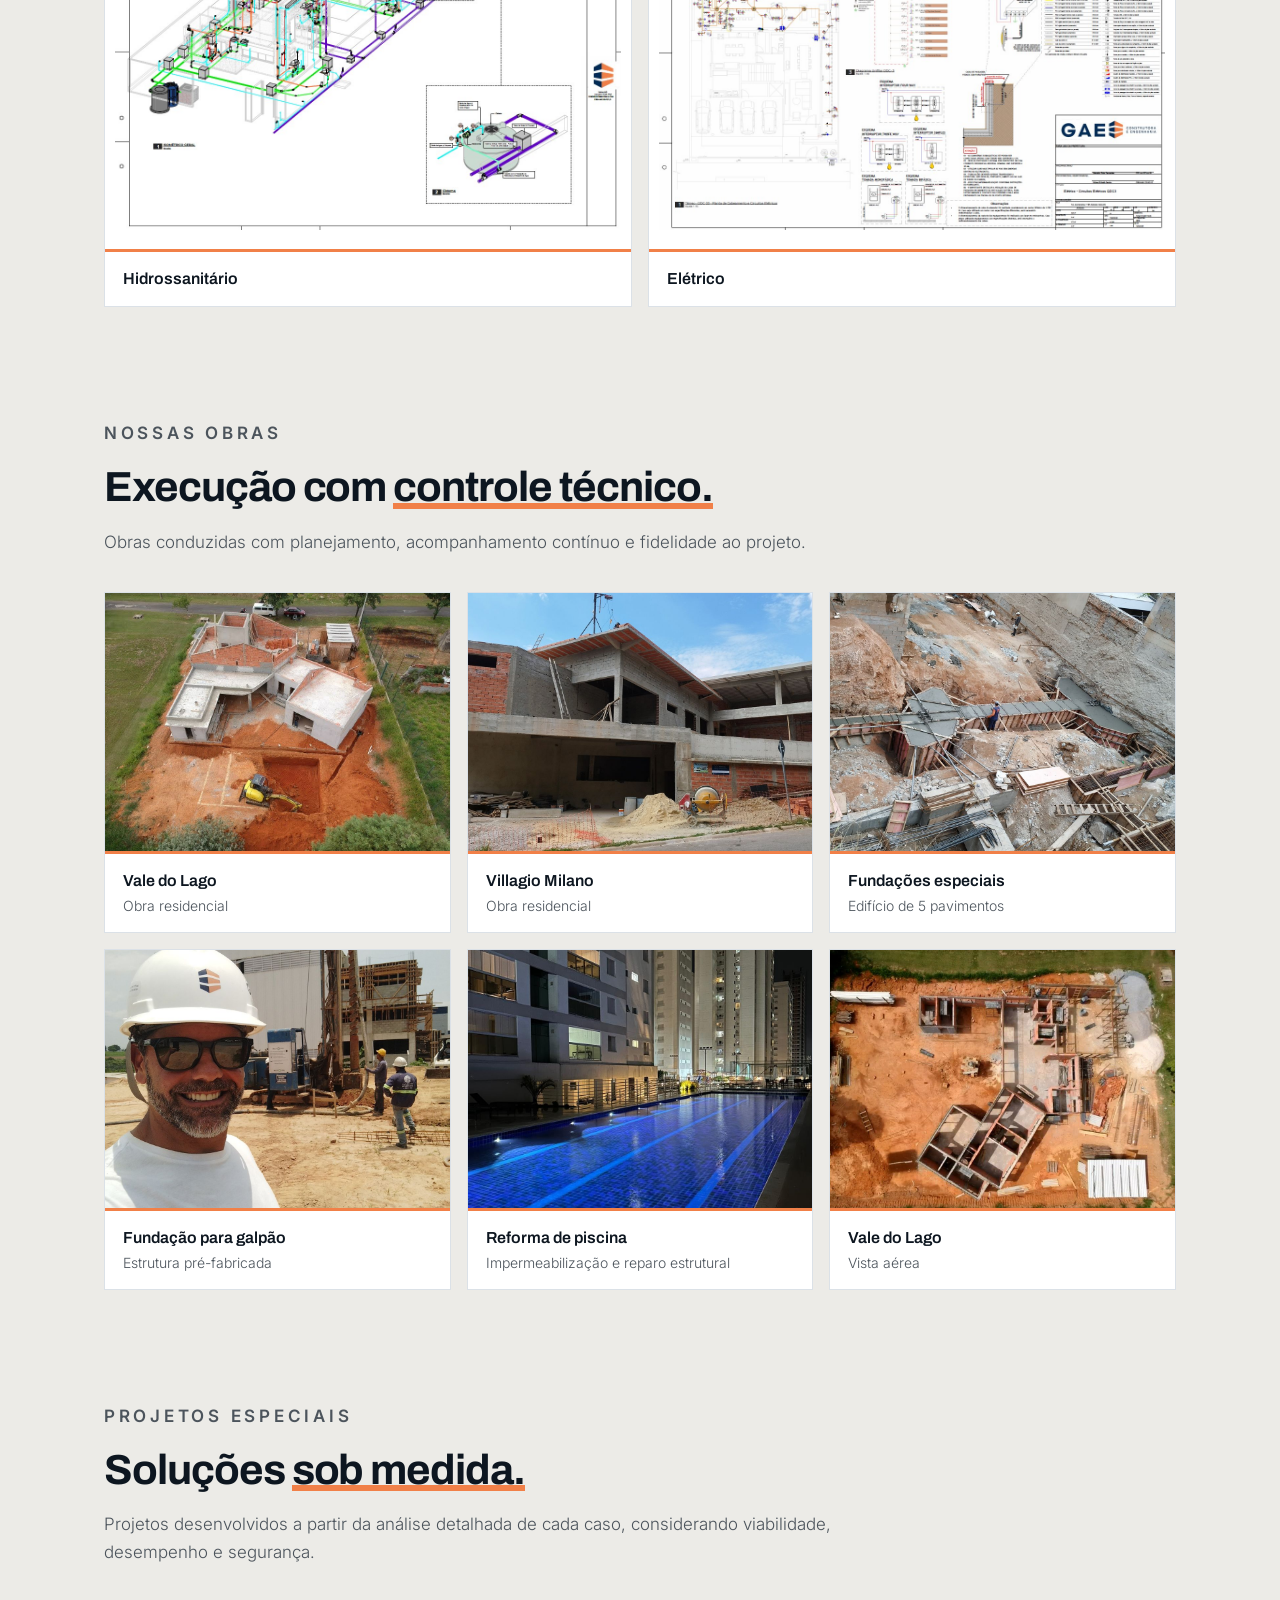
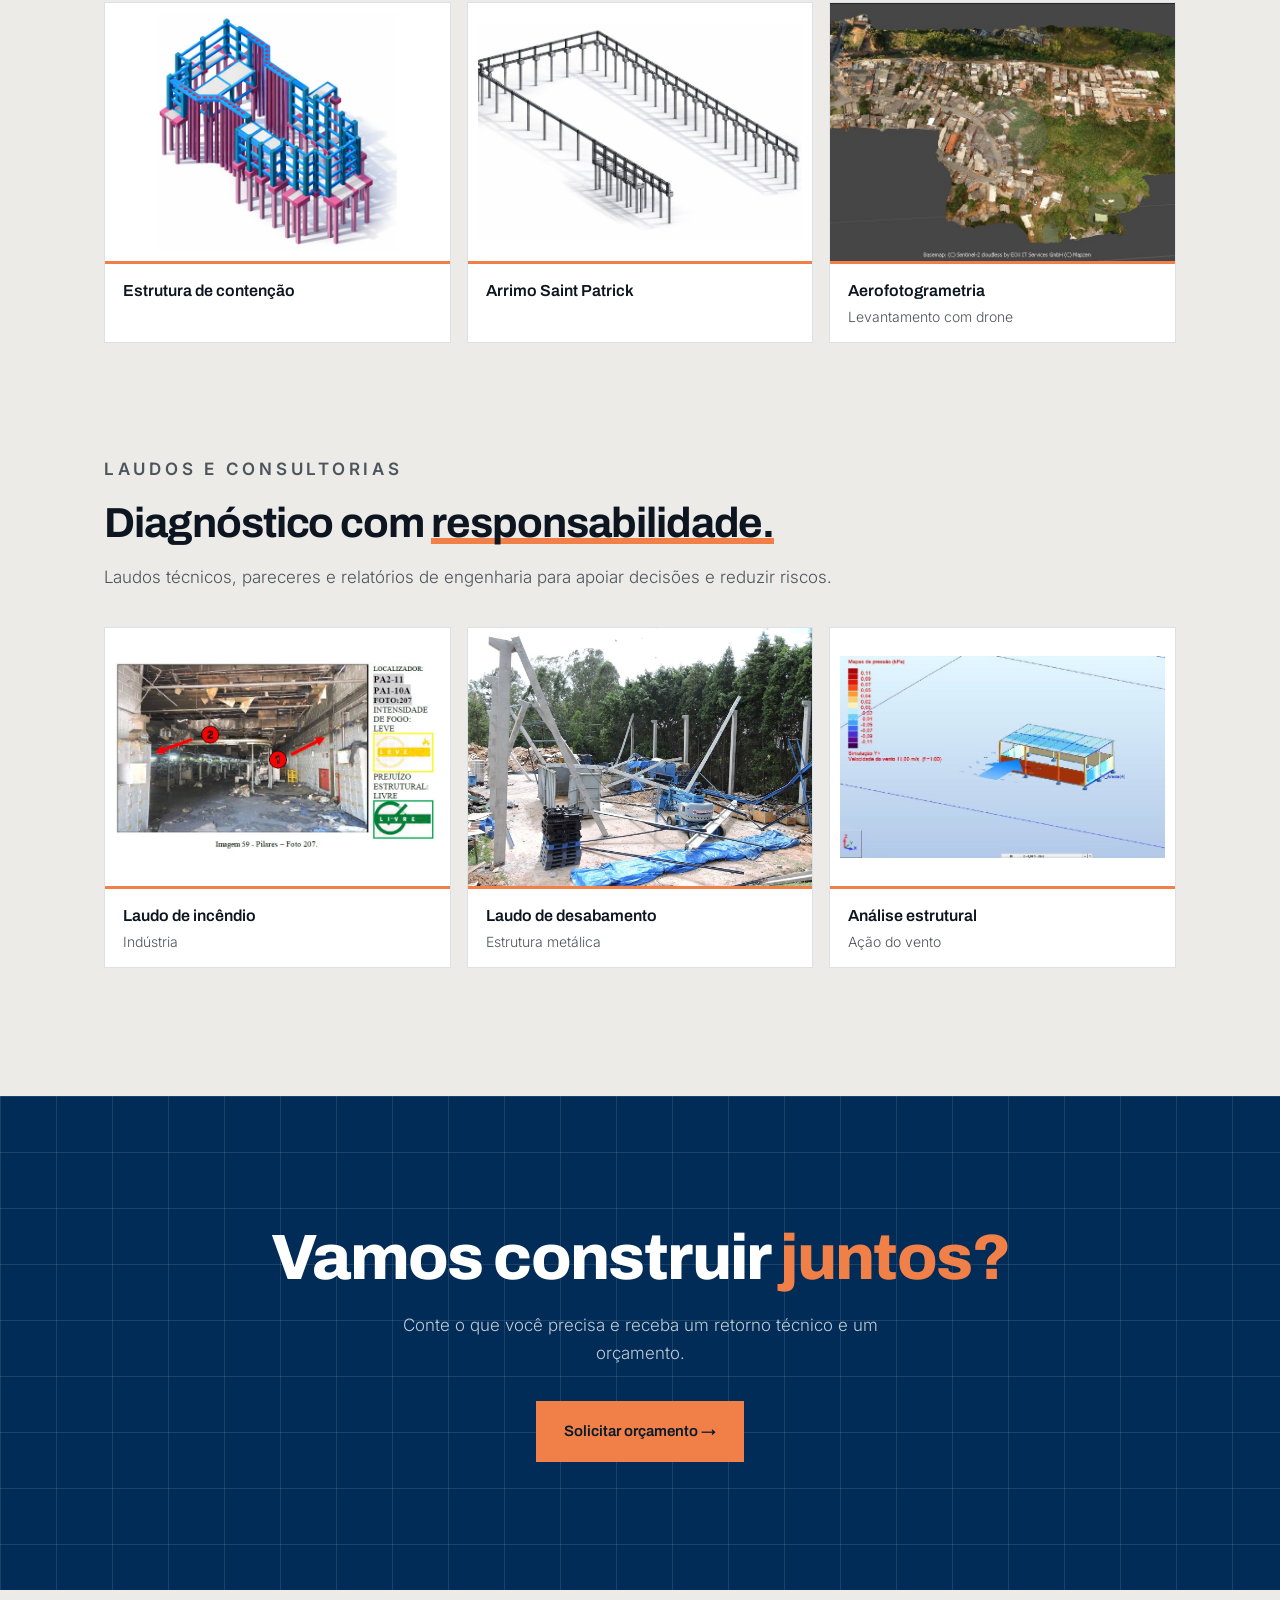
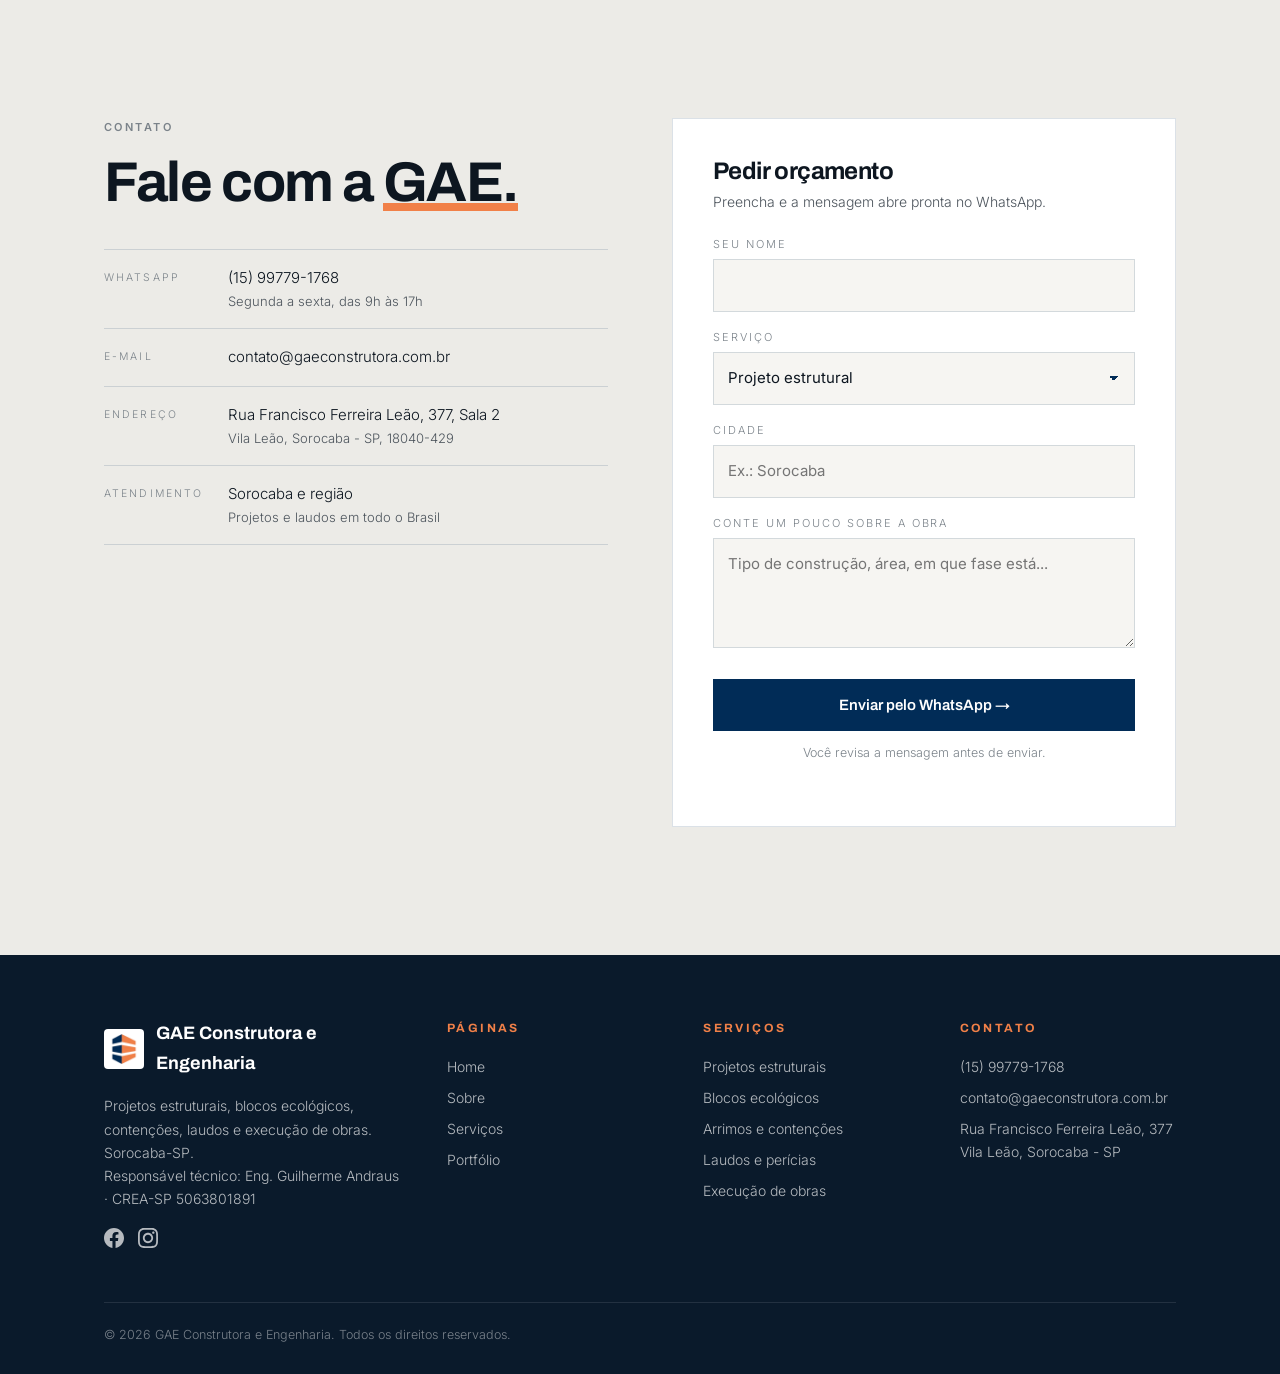
<file: portfolio/index.html>
<!doctype html>
<html lang="pt-BR">
<head>
<meta charset="utf-8">
<meta name="viewport" content="width=device-width, initial-scale=1">
<title>Portfólio | Projetos, Obras e Laudos — GAE Construtora e Engenharia</title>
<meta name="description" content="Projetos estruturais, projetos com blocos ecológicos, projetos complementares, obras, contenções e laudos desenvolvidos pela GAE Construtora e Engenharia, de Sorocaba-SP.">
<link rel="canonical" href="https://gaeconstrutora.com.br/portfolio/">
<meta property="og:type" content="website">
<meta property="og:site_name" content="GAE Construtora e Engenharia">
<meta property="og:locale" content="pt_BR">
<meta property="og:url" content="https://gaeconstrutora.com.br/portfolio/">
<meta property="og:title" content="Portfólio | Projetos, Obras e Laudos — GAE Construtora e Engenharia">
<meta property="og:description" content="Projetos estruturais, projetos com blocos ecológicos, projetos complementares, obras, contenções e laudos desenvolvidos pela GAE Construtora e Engenharia, de Sorocaba-SP.">
<meta property="og:image" content="https://gaeconstrutora.com.br/assets/img/hero-galpao.jpg">
<meta name="theme-color" content="#012c57">
<link rel="icon" href="../favicon.ico" sizes="any">
<link rel="icon" type="image/png" href="../assets/img/icone-gae.png">
<link rel="apple-touch-icon" href="../assets/img/apple-touch-icon.png">
<link rel="preconnect" href="https://fonts.googleapis.com">
<link rel="preconnect" href="https://fonts.gstatic.com" crossorigin>
<link href="https://fonts.googleapis.com/css2?family=Archivo:wght@500;600;700;800&family=Inter:wght@300;400;500;600&display=swap" rel="stylesheet">
<link rel="stylesheet" href="../assets/css/style.css">
</head>
<body>

<!-- ===== CABEÇALHO (igual em todas as páginas) ===== -->
<header class="header">
  <div class="wrap">
    <a class="header__logo" href="../" aria-label="GAE Construtora e Engenharia — início">
      <img src="../assets/img/logo-gae.png" alt="GAE Construtora e Engenharia" width="263" height="46">
    </a>
    <nav class="nav" aria-label="Menu principal">
      <a href="../">Home</a>
      <a href="../sobre/">Sobre</a>
      <a href="../servicos/">Serviços</a>
      <a href="../portfolio/" aria-current="page">Portfólio</a>
      <a href="#contato">Contato</a>
    </nav>
    <div class="header__acoes">
      <a class="btn btn--cheio" href="#contato">Solicitar orçamento</a>
      <button class="menu-btn" aria-label="Abrir menu" aria-expanded="false">
        <svg viewBox="0 0 24 24" fill="none" stroke="currentColor" stroke-width="2" stroke-linecap="round"><path d="M3 6h18M3 12h18M3 18h18"/></svg>
      </button>
    </div>
  </div>
</header>
<main>
<section class="pagina-topo grade-fundo">
  <div class="wrap revelar">
    <p class="rotulo">Portfólio</p>
    <h1>Projetos, obras e <span class="sub">laudos.</span></h1>
    <p class="lead">Alguns dos trabalhos desenvolvidos pela GAE. Clique nas imagens para ampliar.</p>
    <div class="indice"><a href="#estruturais">Projetos estruturais</a><a href="#ecologicos">Blocos ecológicos</a><a href="#complementares">Complementares</a><a href="#obras">Obras</a><a href="#especiais">Projetos especiais</a><a href="#laudos">Laudos e consultorias</a></div>
  </div>
</section>

<section>
  <div class="wrap">
    <div class="grupo" id="estruturais">
      <div class="cab revelar"><p class="rotulo">Projetos estruturais</p><h2>Detalhamento que a obra <span class="sub">entende.</span></h2><p>Projetos em concreto armado e estrutura metálica com alto nível de detalhamento, pensados a partir das condições reais de campo.</p></div>
      <div class="galeria galeria--2">
        <figure class="revelar"><a href="../assets/img/prancha-concreto-armado.jpg" class="ampliar desenho-img"><img src="../assets/img/prancha-concreto-armado.jpg" alt="Prancha de projeto estrutural em concreto armado" loading="lazy"></a><figcaption><b>Concreto armado</b>Edifício residencial</figcaption></figure><figure class="revelar"><a href="../assets/img/prancha-estrutura-metalica.jpg" class="ampliar desenho-img"><img src="../assets/img/prancha-estrutura-metalica.jpg" alt="Prancha de projeto de estrutura metálica" loading="lazy"></a><figcaption><b>Estrutura metálica</b></figcaption></figure>
      </div>
    </div>
    <div class="grupo" id="ecologicos">
      <div class="cab revelar"><p class="rotulo">Blocos ecológicos</p><h2>Casa em blocos <span class="sub">ecológicos.</span></h2><p>Projeto de casa térrea em blocos ecológicos: do render da casa pronta às paredes paginadas bloco a bloco, com grautes e armaduras.</p></div>
      <div class="galeria">
        <figure class="revelar"><a href="../assets/img/eco-casa-01.jpg" class="ampliar"><img src="../assets/img/eco-casa-01.jpg" alt="Casa térrea em blocos ecológicos, vista frontal" loading="lazy"></a><figcaption><b>Fachada</b>Casa térrea com garagem</figcaption></figure><figure class="revelar"><a href="../assets/img/eco-casa-02.jpg" class="ampliar"><img src="../assets/img/eco-casa-02.jpg" alt="Casa térrea em blocos ecológicos, vista lateral" loading="lazy"></a><figcaption><b>Vista lateral</b></figcaption></figure><figure class="revelar"><a href="../assets/img/eco-casa-03.jpg" class="ampliar"><img src="../assets/img/eco-casa-03.jpg" alt="Casa térrea em blocos ecológicos, fundos" loading="lazy"></a><figcaption><b>Fundos e garagem</b></figcaption></figure><figure class="revelar"><a href="../assets/img/eco-interno-03.jpg" class="ampliar"><img src="../assets/img/eco-interno-03.jpg" alt="Sala e cozinha integradas com paredes em bloco aparente" loading="lazy"></a><figcaption><b>Sala e cozinha</b>Bloco aparente como acabamento</figcaption></figure><figure class="revelar"><a href="../assets/img/eco-interno-02.jpg" class="ampliar"><img src="../assets/img/eco-interno-02.jpg" alt="Quarto com parede em bloco ecológico aparente" loading="lazy"></a><figcaption><b>Quarto</b></figcaption></figure><figure class="revelar"><a href="../assets/img/eco-interno-05.jpg" class="ampliar"><img src="../assets/img/eco-interno-05.jpg" alt="Banheiro com parede em bloco ecológico aparente" loading="lazy"></a><figcaption><b>Banheiro</b></figcaption></figure><figure class="revelar"><a href="../assets/img/eco-elevacao.jpg" class="ampliar desenho-img"><img src="../assets/img/eco-elevacao.jpg" alt="Elevação de parede paginada com grautes e armaduras" loading="lazy"></a><figcaption><b>Elevação paginada</b>Grautes, cintas e armaduras</figcaption></figure><figure class="revelar"><a href="../assets/img/eco-paginacao-3d.jpg" class="ampliar desenho-img"><img src="../assets/img/eco-paginacao-3d.jpg" alt="Modelo 3D com paginação dos blocos" loading="lazy"></a><figcaption><b>Paginação em 3D</b>Modelo BIM</figcaption></figure><figure class="revelar"><a href="../assets/img/eco-armaduras-3d.jpg" class="ampliar desenho-img"><img src="../assets/img/eco-armaduras-3d.jpg" alt="Modelo 3D com armaduras das paredes" loading="lazy"></a><figcaption><b>Armaduras em 3D</b>Modelo BIM</figcaption></figure>
      </div>
    </div>
    <div class="grupo" id="complementares">
      <div class="cab revelar"><p class="rotulo">Projetos complementares</p><h2>Elétrico e <span class="sub">hidrossanitário.</span></h2><p>Projetos detalhados, pensados para as condições reais de instalação e para facilitar a leitura em campo.</p></div>
      <div class="galeria galeria--2">
        <figure class="revelar"><a href="../assets/img/prancha-hidrossanitario.jpg" class="ampliar desenho-img"><img src="../assets/img/prancha-hidrossanitario.jpg" alt="Isométrico de projeto hidrossanitário" loading="lazy"></a><figcaption><b>Hidrossanitário</b></figcaption></figure><figure class="revelar"><a href="../assets/img/prancha-eletrico.jpg" class="ampliar desenho-img"><img src="../assets/img/prancha-eletrico.jpg" alt="Prancha de projeto elétrico" loading="lazy"></a><figcaption><b>Elétrico</b></figcaption></figure>
      </div>
    </div>
    <div class="grupo" id="obras">
      <div class="cab revelar"><p class="rotulo">Nossas obras</p><h2>Execução com <span class="sub">controle técnico.</span></h2><p>Obras conduzidas com planejamento, acompanhamento contínuo e fidelidade ao projeto.</p></div>
      <div class="galeria">
        <figure class="revelar"><a href="../assets/img/servicos-execucao.jpg" class="ampliar"><img src="../assets/img/servicos-execucao.jpg" alt="Vista aérea da obra residencial no Vale do Lago" loading="lazy"></a><figcaption><b>Vale do Lago</b>Obra residencial</figcaption></figure><figure class="revelar"><a href="../assets/img/obra-villagio-milano.jpg" class="ampliar"><img src="../assets/img/obra-villagio-milano.jpg" alt="Obra residencial no Villagio Milano" loading="lazy"></a><figcaption><b>Villagio Milano</b>Obra residencial</figcaption></figure><figure class="revelar"><a href="../assets/img/obra-fundacao-edificio.jpg" class="ampliar"><img src="../assets/img/obra-fundacao-edificio.jpg" alt="Execução de fundações especiais" loading="lazy"></a><figcaption><b>Fundações especiais</b>Edifício de 5 pavimentos</figcaption></figure><figure class="revelar"><a href="../assets/img/obra-fundacao-galpao.jpg" class="ampliar"><img src="../assets/img/obra-fundacao-galpao.jpg" alt="Execução de fundação para galpão" loading="lazy"></a><figcaption><b>Fundação para galpão</b>Estrutura pré-fabricada</figcaption></figure><figure class="revelar"><a href="../assets/img/obra-piscina.jpg" class="ampliar"><img src="../assets/img/obra-piscina.jpg" alt="Reforma de piscina" loading="lazy"></a><figcaption><b>Reforma de piscina</b>Impermeabilização e reparo estrutural</figcaption></figure><figure class="revelar"><a href="../assets/img/obra-vale-do-lago.jpg" class="ampliar"><img src="../assets/img/obra-vale-do-lago.jpg" alt="Obra residencial no Vale do Lago, vista aérea" loading="lazy"></a><figcaption><b>Vale do Lago</b>Vista aérea</figcaption></figure>
      </div>
    </div>
    <div class="grupo" id="especiais">
      <div class="cab revelar"><p class="rotulo">Projetos especiais</p><h2>Soluções <span class="sub">sob medida.</span></h2><p>Projetos desenvolvidos a partir da análise detalhada de cada caso, considerando viabilidade, desempenho e segurança.</p></div>
      <div class="galeria">
        <figure class="revelar"><a href="../assets/img/home-arrimos.jpg" class="ampliar desenho-img"><img src="../assets/img/home-arrimos.jpg" alt="Modelo 3D de estrutura de contenção" loading="lazy"></a><figcaption><b>Estrutura de contenção</b></figcaption></figure><figure class="revelar"><a href="../assets/img/projeto-arrimos.jpg" class="ampliar desenho-img"><img src="../assets/img/projeto-arrimos.jpg" alt="Modelo 3D do arrimo Saint Patrick" loading="lazy"></a><figcaption><b>Arrimo Saint Patrick</b></figcaption></figure><figure class="revelar"><a href="../assets/img/aerofotogrametria.jpg" class="ampliar"><img src="../assets/img/aerofotogrametria.jpg" alt="Modelo de aerofotogrametria feito com drone" loading="lazy"></a><figcaption><b>Aerofotogrametria</b>Levantamento com drone</figcaption></figure>
      </div>
    </div>
    <div class="grupo" id="laudos">
      <div class="cab revelar"><p class="rotulo">Laudos e consultorias</p><h2>Diagnóstico com <span class="sub">responsabilidade.</span></h2><p>Laudos técnicos, pareceres e relatórios de engenharia para apoiar decisões e reduzir riscos.</p></div>
      <div class="galeria">
        <figure class="revelar"><a href="../assets/img/laudo-incendio-anotado.jpg" class="ampliar desenho-img"><img src="../assets/img/laudo-incendio-anotado.jpg" alt="Página de laudo de incêndio em indústria" loading="lazy"></a><figcaption><b>Laudo de incêndio</b>Indústria</figcaption></figure><figure class="revelar"><a href="../assets/img/servicos-consultoria.jpg" class="ampliar"><img src="../assets/img/servicos-consultoria.jpg" alt="Estrutura metálica desabada em vistoria" loading="lazy"></a><figcaption><b>Laudo de desabamento</b>Estrutura metálica</figcaption></figure><figure class="revelar"><a href="../assets/img/analise-estrutural.jpg" class="ampliar desenho-img"><img src="../assets/img/analise-estrutural.jpg" alt="Simulação de pressão de vento sobre estrutura" loading="lazy"></a><figcaption><b>Análise estrutural</b>Ação do vento</figcaption></figure>
      </div>
    </div>
  </div>
</section>

<section class="chamada">
  <div class="wrap revelar">
    <h2>Vamos construir <em>juntos?</em></h2>
    <p>Conte o que você precisa e receba um retorno técnico e um orçamento.</p>
    <a class="btn btn--laranja" href="#contato">Solicitar orçamento &rarr;</a>
  </div>
</section>

<!-- ===== CONTATO (igual em todas as páginas) ===== -->
<section class="contato" id="contato">
  <div class="wrap">
    <div class="revelar">
      <p class="rotulo">Contato</p>
      <h2>Fale com a <span class="sub">GAE.</span></h2>
      <div class="dados">
        <div><small>WhatsApp</small><p><a href="https://wa.me/5515997791768" target="_blank" rel="noopener">(15) 99779-1768</a><span>Segunda a sexta, das 9h às 17h</span></p></div>
        <div><small>E-mail</small><p><a href="mailto:contato@gaeconstrutora.com.br">contato@gaeconstrutora.com.br</a></p></div>
        <div><small>Endereço</small><p>Rua Francisco Ferreira Leão, 377, Sala 2<span>Vila Leão, Sorocaba - SP, 18040-429</span></p></div>
        <div><small>Atendimento</small><p>Sorocaba e região<span>Projetos e laudos em todo o Brasil</span></p></div>
      </div>
    </div>
    <form class="form revelar" id="form-orcamento">
      <h3>Pedir orçamento</h3>
      <p>Preencha e a mensagem abre pronta no WhatsApp.</p>
      <label for="f-nome">Seu nome</label><input id="f-nome" name="nome" required autocomplete="name">
      <label for="f-servico">Serviço</label><select id="f-servico" name="servico"><option>Projeto estrutural</option><option>Projeto com blocos ecológicos</option><option>Projeto hidrossanitário ou elétrico</option><option>Muro de arrimo ou contenção</option><option>Laudo ou perícia</option><option>Execução de obra ou reforma</option><option>Topografia ou aerofotogrametria</option><option>Consultoria</option><option>Ainda não sei, preciso de orientação</option></select>
      <label for="f-cidade">Cidade</label><input id="f-cidade" name="cidade" placeholder="Ex.: Sorocaba">
      <label for="f-detalhes">Conte um pouco sobre a obra</label><textarea id="f-detalhes" name="detalhes" placeholder="Tipo de construção, área, em que fase está..."></textarea>
      <button class="btn btn--cheio" type="submit">Enviar pelo WhatsApp &rarr;</button>
      <p class="obs">Você revisa a mensagem antes de enviar.</p>
    </form>
  </div>
</section>
</main>

<!-- ===== RODAPÉ (igual em todas as páginas) ===== -->
<footer class="footer">
  <div class="wrap">
    <div class="cols">
      <div>
        <div class="marca"><img src="../assets/img/icone-gae.png" alt="">GAE Construtora e Engenharia</div>
        <p>Projetos estruturais, blocos ecológicos, contenções, laudos e execução de obras. Sorocaba-SP.<br>Responsável técnico: Eng. Guilherme Andraus · CREA-SP 5063801891</p>
        <div class="social">
          <a href="https://www.facebook.com/gaeconstrutora" target="_blank" rel="noopener" aria-label="Facebook"><svg viewBox="0 0 24 24"><path d="M24 12.0726C24 5.44354 18.629 0.0725708 12 0.0725708C5.37097 0.0725708 0 5.44354 0 12.0726C0 18.0619 4.38823 23.0264 10.125 23.9274V15.5414H7.07661V12.0726H10.125V9.4287C10.125 6.42144 11.9153 4.76031 14.6574 4.76031C15.9706 4.76031 17.3439 4.99451 17.3439 4.99451V7.94612H15.8303C14.34 7.94612 13.875 8.87128 13.875 9.82015V12.0726H17.2031L16.6708 15.5414H13.875V23.9274C19.6118 23.0264 24 18.0619 24 12.0726Z"/></svg></a>
          <a href="https://www.instagram.com/gaeconstrutora/" target="_blank" rel="noopener" aria-label="Instagram"><svg viewBox="0 0 24 24"><path d="M12.0027 5.84808C8.59743 5.84808 5.85075 8.59477 5.85075 12C5.85075 15.4053 8.59743 18.1519 12.0027 18.1519C15.4079 18.1519 18.1546 15.4053 18.1546 12C18.1546 8.59477 15.4079 5.84808 12.0027 5.84808ZM12.0027 15.9996C9.80212 15.9996 8.00312 14.2059 8.00312 12C8.00312 9.7941 9.79677 8.00046 12.0027 8.00046C14.2086 8.00046 16.0022 9.7941 16.0022 12C16.0022 14.2059 14.2032 15.9996 12.0027 15.9996ZM19.8412 5.59644C19.8412 6.39421 19.1987 7.03135 18.4062 7.03135C17.6085 7.03135 16.9713 6.38885 16.9713 5.59644C16.9713 4.80402 17.6138 4.16153 18.4062 4.16153C19.1987 4.16153 19.8412 4.80402 19.8412 5.59644ZM23.9157 7.05277C23.8247 5.13063 23.3856 3.42801 21.9775 2.02522C20.5747 0.622429 18.8721 0.183388 16.9499 0.0870135C14.9689 -0.0254238 9.03112 -0.0254238 7.05008 0.0870135C5.1333 0.178034 3.43068 0.617075 2.02253 2.01986C0.614389 3.42265 0.180703 5.12527 0.0843279 7.04742C-0.0281093 9.02845 -0.0281093 14.9662 0.0843279 16.9472C0.175349 18.8694 0.614389 20.572 2.02253 21.9748C3.43068 23.3776 5.12794 23.8166 7.05008 23.913C9.03112 24.0254 14.9689 24.0254 16.9499 23.913C18.8721 23.822 20.5747 23.3829 21.9775 21.9748C23.3803 20.572 23.8193 18.8694 23.9157 16.9472C24.0281 14.9662 24.0281 9.03381 23.9157 7.05277ZM21.3564 19.0728C20.9388 20.1223 20.1303 20.9307 19.0755 21.3537C17.496 21.9802 13.7481 21.8356 12.0027 21.8356C10.2572 21.8356 6.50396 21.9748 4.92984 21.3537C3.88042 20.9361 3.07195 20.1276 2.64897 19.0728C2.02253 17.4934 2.16709 13.7455 2.16709 12C2.16709 10.2546 2.02789 6.50129 2.64897 4.92717C3.06659 3.87776 3.87507 3.06928 4.92984 2.6463C6.50931 2.01986 10.2572 2.16443 12.0027 2.16443C13.7481 2.16443 17.5014 2.02522 19.0755 2.6463C20.1249 3.06392 20.9334 3.8724 21.3564 4.92717C21.9828 6.50665 21.8383 10.2546 21.8383 12C21.8383 13.7455 21.9828 17.4987 21.3564 19.0728Z"/></svg></a>
        </div>
      </div>
      <div><h4>Páginas</h4><ul><li><a href="../">Home</a></li><li><a href="../sobre/">Sobre</a></li><li><a href="../servicos/">Serviços</a></li><li><a href="../portfolio/">Portfólio</a></li></ul></div>
      <div><h4>Serviços</h4><ul><li><a href="../servicos/#projetos-estruturais">Projetos estruturais</a></li><li><a href="../servicos/#blocos-ecologicos">Blocos ecológicos</a></li><li><a href="../servicos/#arrimos">Arrimos e contenções</a></li><li><a href="../servicos/#laudos">Laudos e perícias</a></li><li><a href="../servicos/#execucao">Execução de obras</a></li></ul></div>
      <div><h4>Contato</h4><ul><li><a href="tel:+5515997791768">(15) 99779-1768</a></li><li><a href="mailto:contato@gaeconstrutora.com.br">contato@gaeconstrutora.com.br</a></li><li>Rua Francisco Ferreira Leão, 377<br>Vila Leão, Sorocaba - SP</li></ul></div>
    </div>
    <p class="fim">© <span id="ano">2026</span> GAE Construtora e Engenharia. Todos os direitos reservados.</p>
  </div>
</footer>

<a class="whatsapp" href="https://wa.me/5515997791768?text=Ol%C3%A1!%20Gostaria%20de%20mais%20informa%C3%A7%C3%B5es%20sobre%20os%20servi%C3%A7os%20da%20GAE." target="_blank" rel="noopener" aria-label="Fale conosco pelo WhatsApp"><svg viewBox="0 0 24 24"><path d="M17.472 14.382c-.297-.149-1.758-.867-2.03-.967-.273-.099-.471-.148-.67.15-.197.297-.767.966-.94 1.164-.173.199-.347.223-.644.075-.297-.15-1.255-.463-2.39-1.475-.883-.788-1.48-1.761-1.653-2.059-.173-.297-.018-.458.13-.606.134-.133.298-.347.446-.52.149-.174.198-.298.298-.497.099-.198.05-.371-.025-.52-.075-.149-.669-1.612-.916-2.207-.242-.579-.487-.5-.669-.51-.173-.008-.371-.01-.57-.01-.198 0-.52.074-.792.372-.272.297-1.04 1.016-1.04 2.479 0 1.462 1.065 2.875 1.213 3.074.149.198 2.096 3.2 5.077 4.487.709.306 1.262.489 1.694.625.712.227 1.36.195 1.871.118.571-.085 1.758-.719 2.006-1.413.248-.694.248-1.289.173-1.413-.074-.124-.272-.198-.57-.347m-5.421 7.403h-.004a9.87 9.87 0 01-5.031-1.378l-.361-.214-3.741.982.998-3.648-.235-.374a9.86 9.86 0 01-1.51-5.26c.001-5.45 4.436-9.884 9.888-9.884 2.64 0 5.122 1.03 6.988 2.898a9.825 9.825 0 012.893 6.994c-.003 5.45-4.437 9.884-9.885 9.884m8.413-18.297A11.815 11.815 0 0012.05 0C5.495 0 .16 5.335.157 11.892c0 2.096.547 4.142 1.588 5.945L.057 24l6.305-1.654a11.882 11.882 0 005.683 1.448h.005c6.554 0 11.89-5.335 11.893-11.893a11.821 11.821 0 00-3.48-8.413Z"/></svg></a>

<script src="../assets/js/main.js"></script>
</body>
</html>
</file>
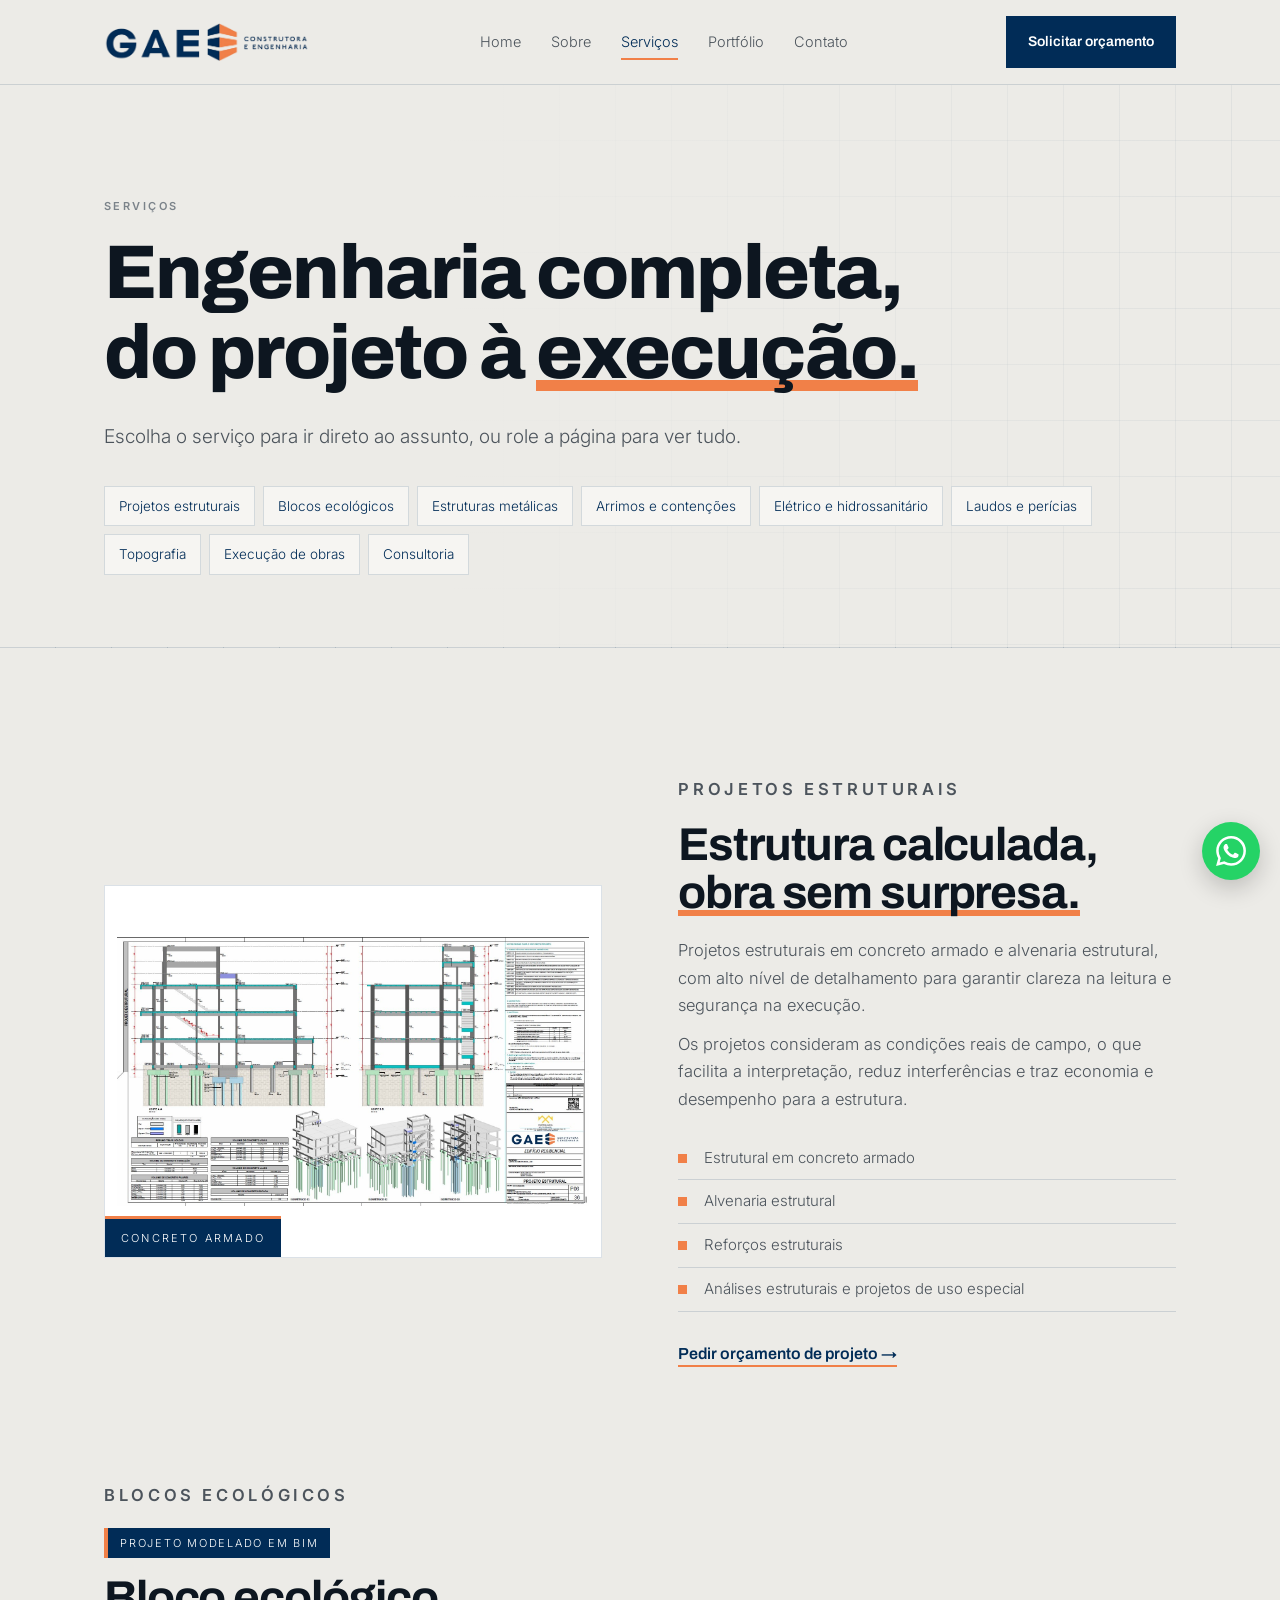
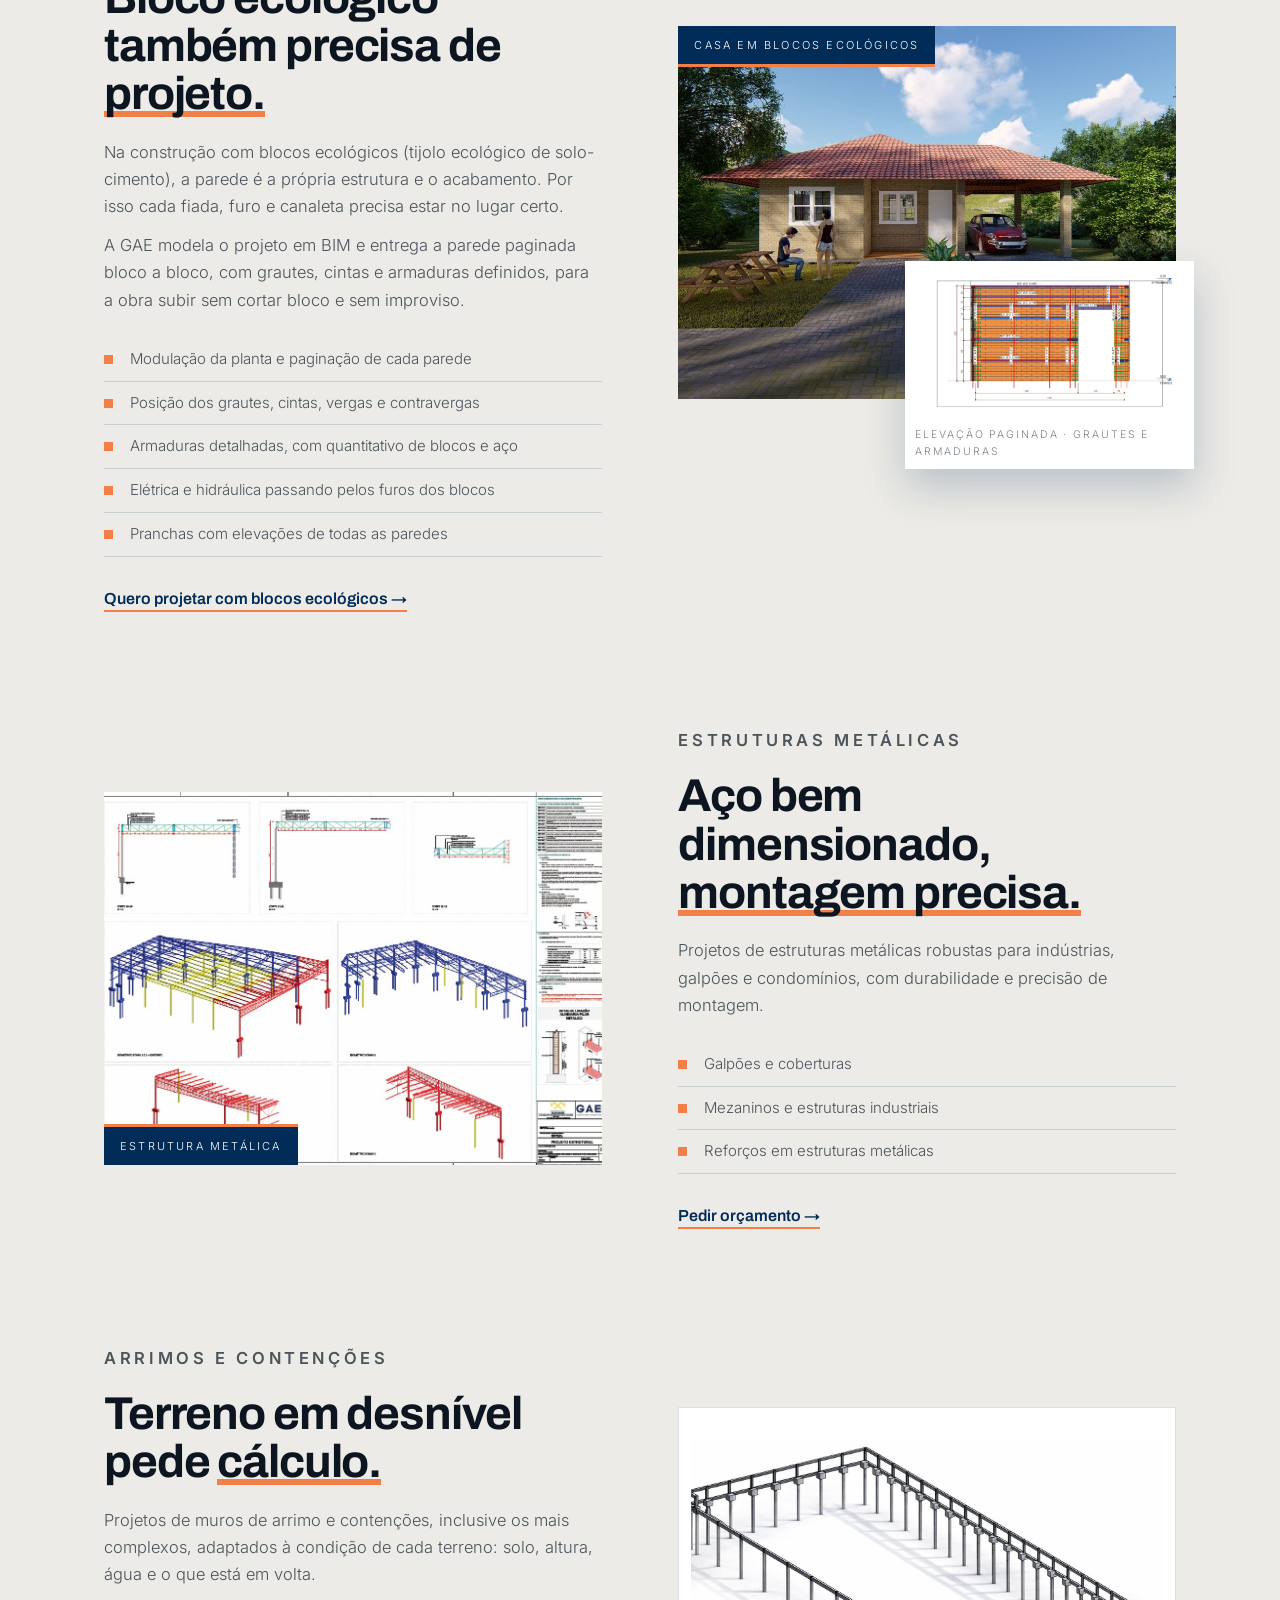
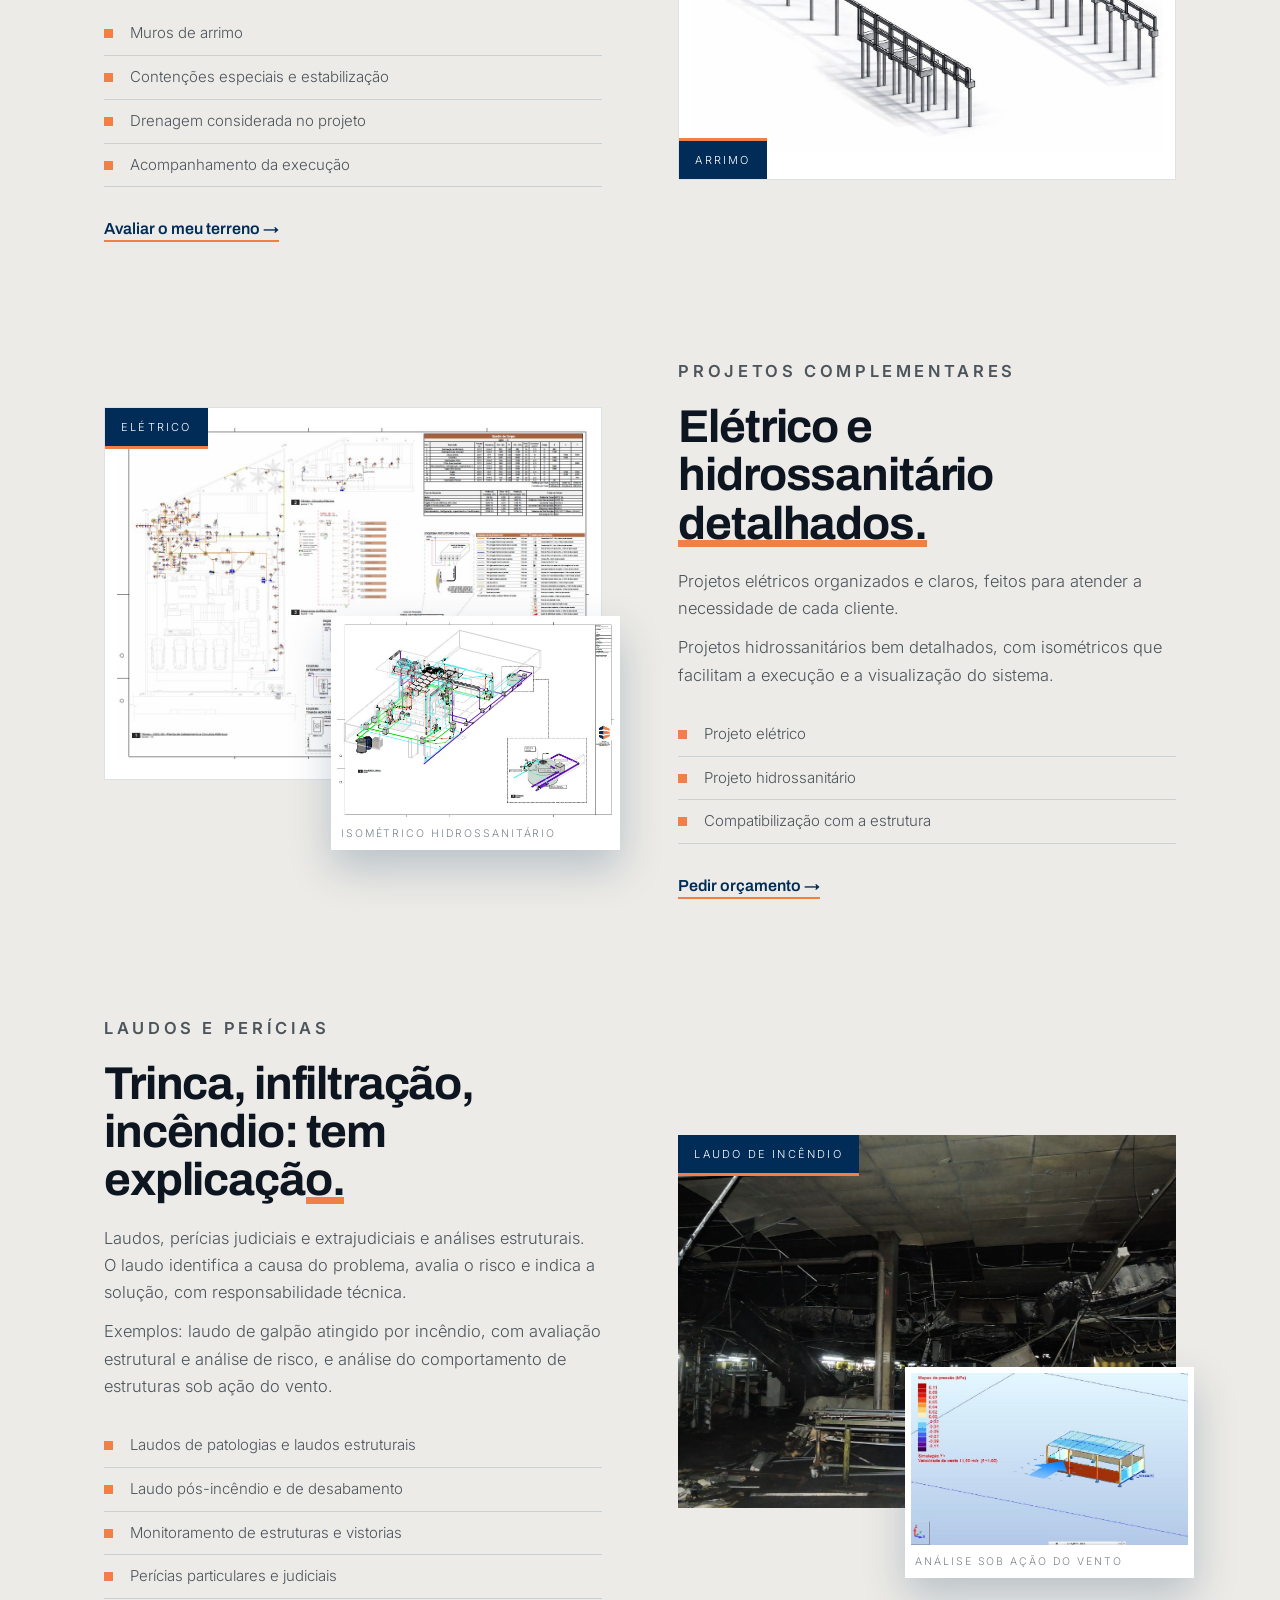
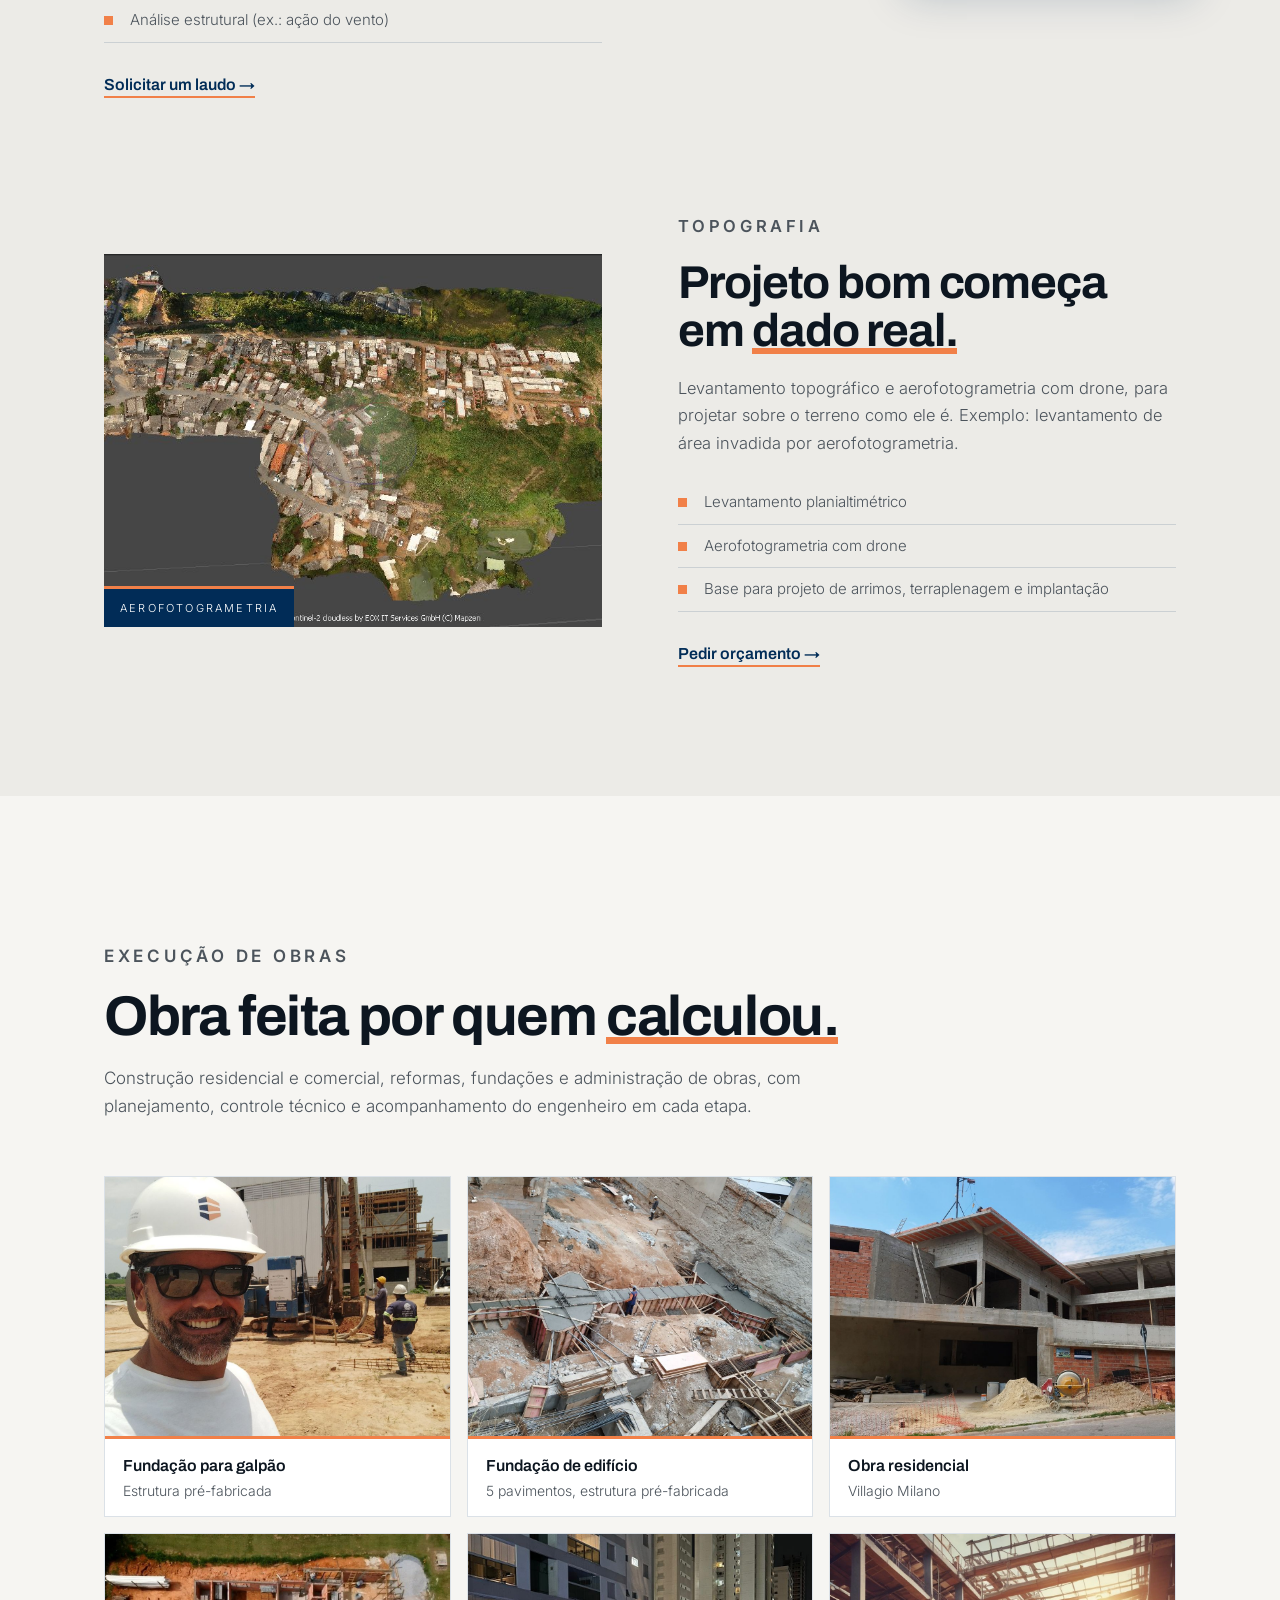
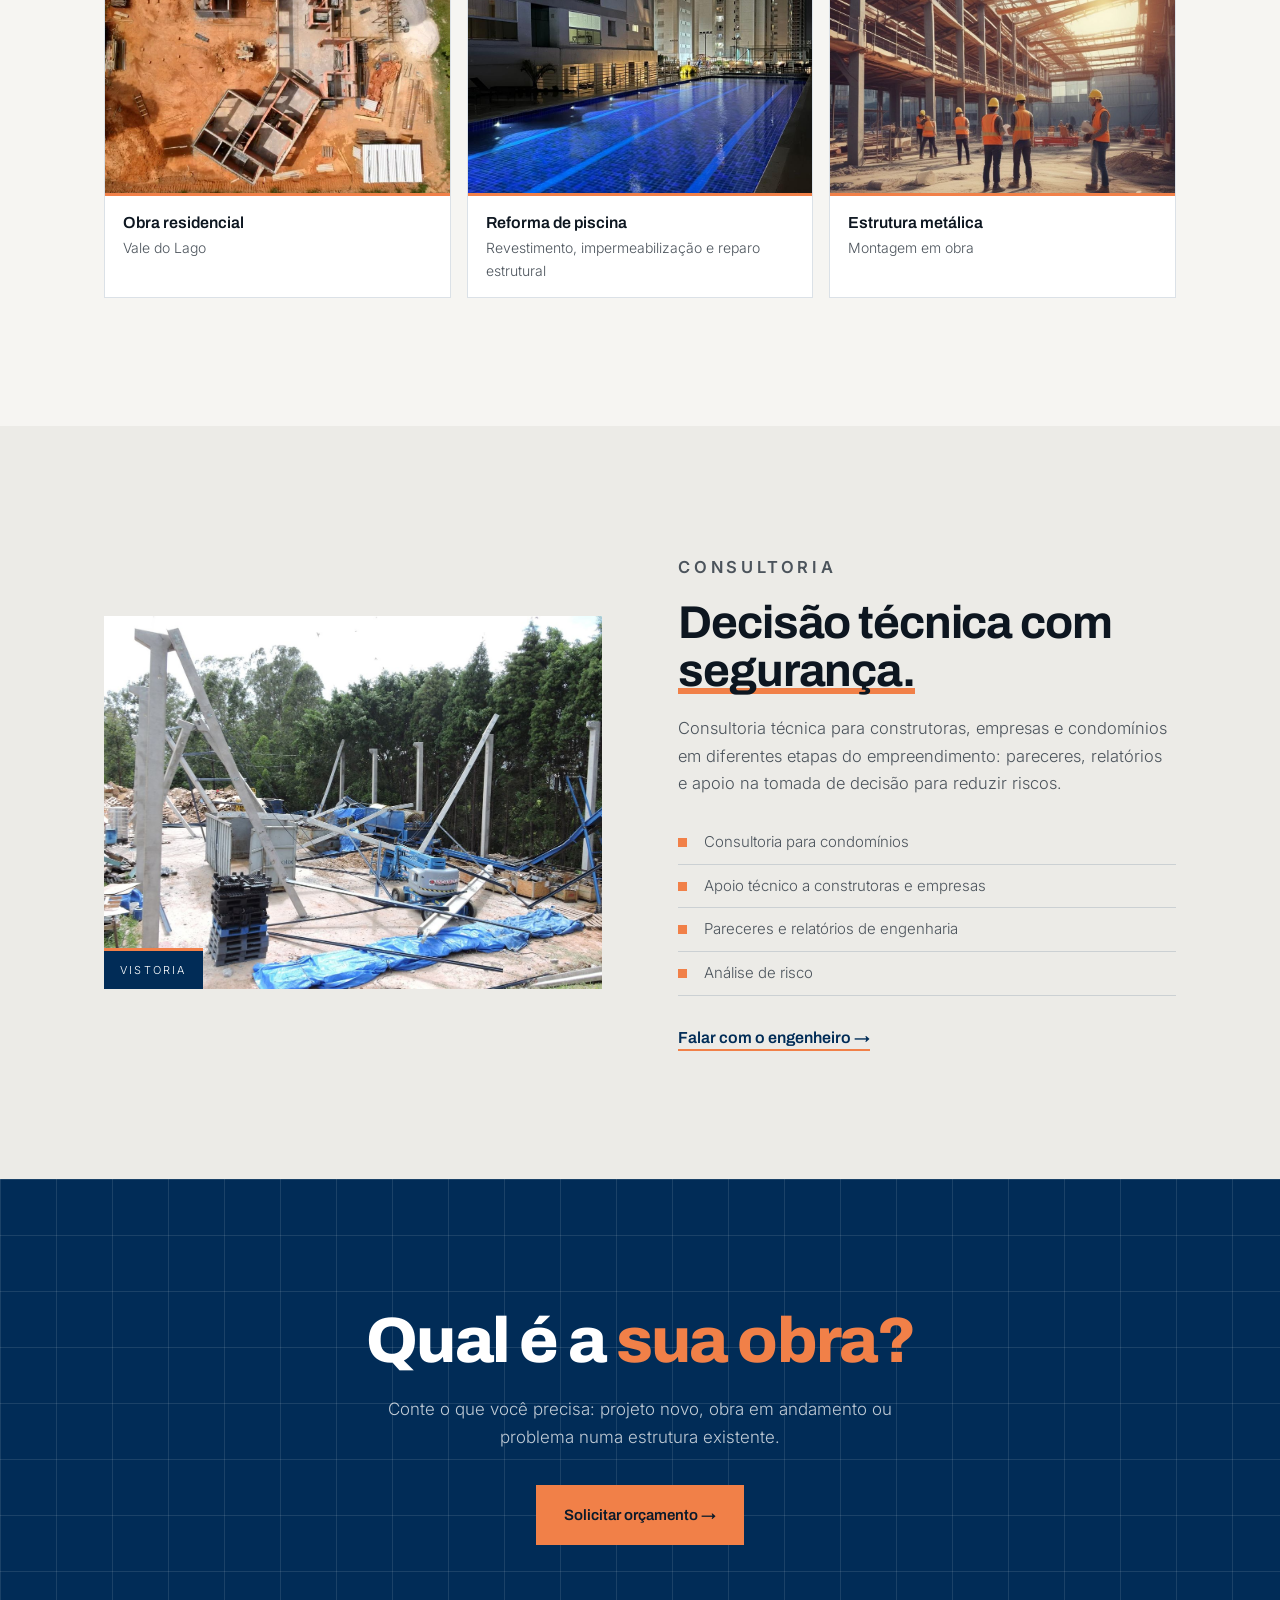
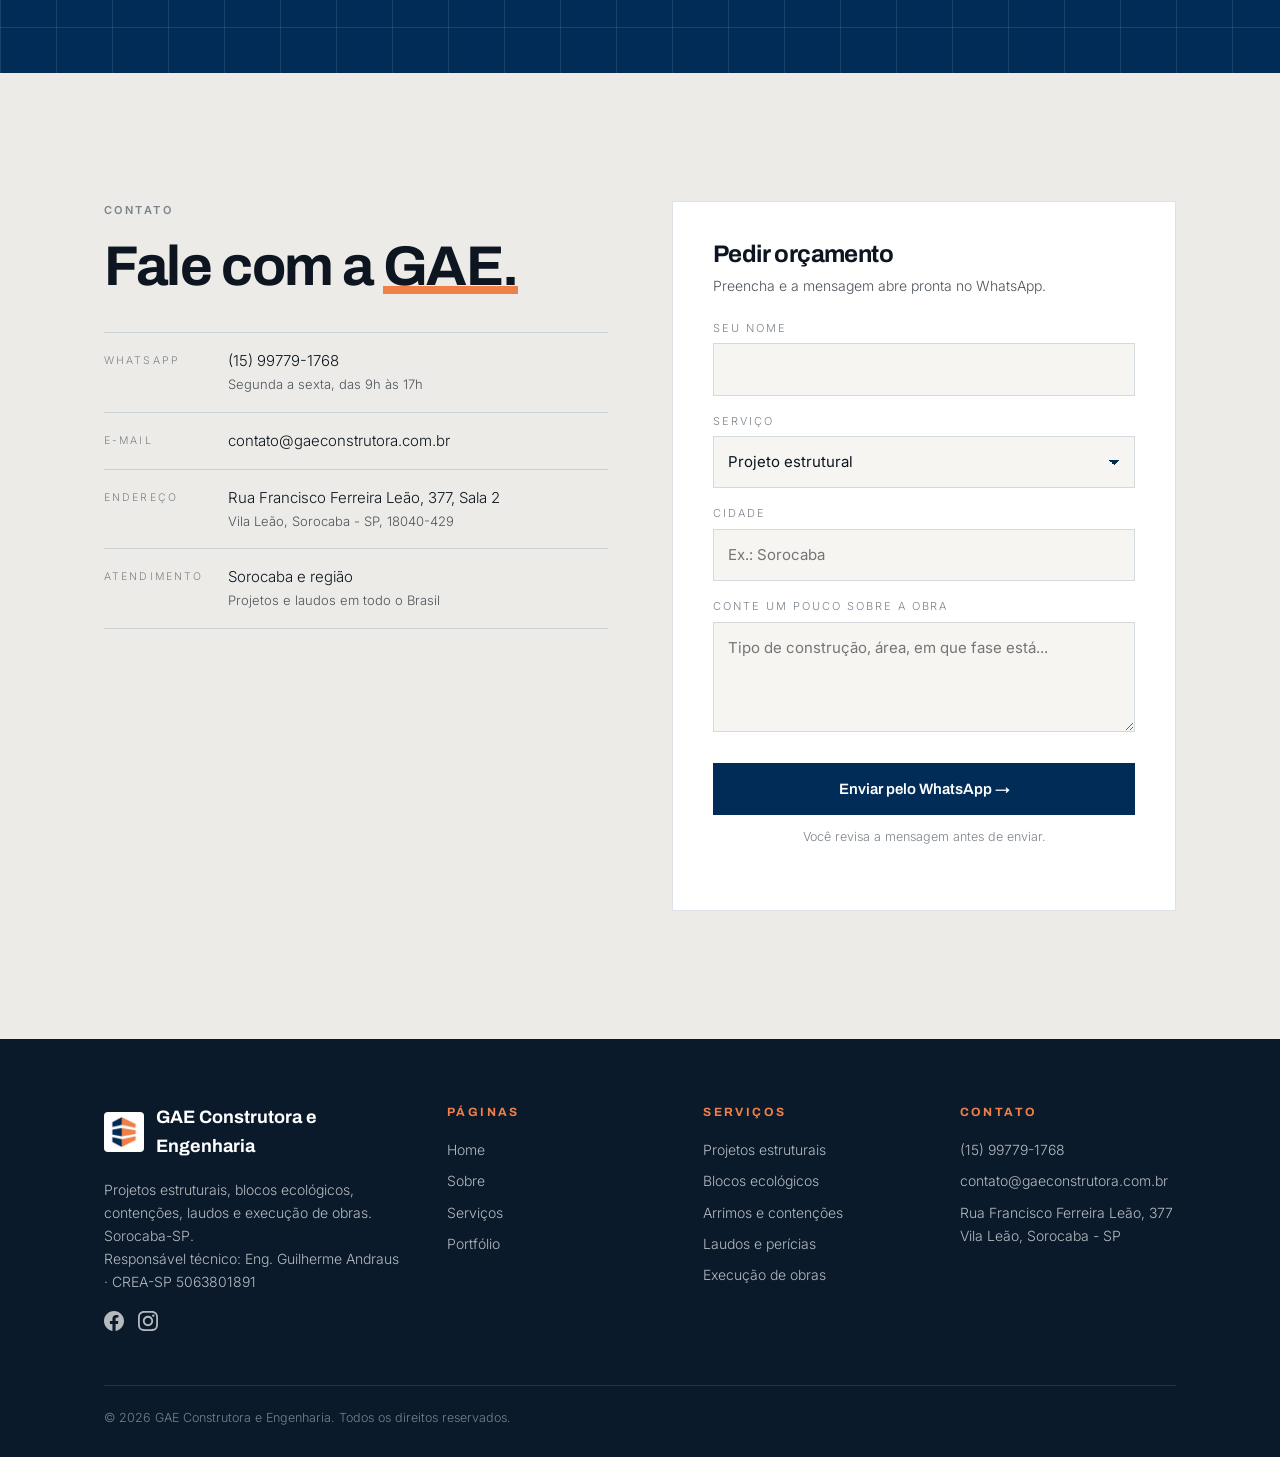
<file: servicos/index.html>
<!doctype html>
<html lang="pt-BR">
<head>
<meta charset="utf-8">
<meta name="viewport" content="width=device-width, initial-scale=1">
<title>Serviços | Projetos Estruturais, Blocos Ecológicos, Laudos e Obras — GAE</title>
<meta name="description" content="Projetos estruturais em concreto armado, alvenaria e metálica, projetos com blocos ecológicos (tijolo ecológico), muros de arrimo, elétrico, hidrossanitário, laudos, topografia e execução de obras em Sorocaba-SP.">
<link rel="canonical" href="https://gaeconstrutora.com.br/servicos/">
<meta property="og:type" content="website">
<meta property="og:site_name" content="GAE Construtora e Engenharia">
<meta property="og:locale" content="pt_BR">
<meta property="og:url" content="https://gaeconstrutora.com.br/servicos/">
<meta property="og:title" content="Serviços | Projetos Estruturais, Blocos Ecológicos, Laudos e Obras — GAE">
<meta property="og:description" content="Projetos estruturais em concreto armado, alvenaria e metálica, projetos com blocos ecológicos (tijolo ecológico), muros de arrimo, elétrico, hidrossanitário, laudos, topografia e execução de obras em Sorocaba-SP.">
<meta property="og:image" content="https://gaeconstrutora.com.br/assets/img/hero-galpao.jpg">
<meta name="theme-color" content="#012c57">
<link rel="icon" href="../favicon.ico" sizes="any">
<link rel="icon" type="image/png" href="../assets/img/icone-gae.png">
<link rel="apple-touch-icon" href="../assets/img/apple-touch-icon.png">
<link rel="preconnect" href="https://fonts.googleapis.com">
<link rel="preconnect" href="https://fonts.gstatic.com" crossorigin>
<link href="https://fonts.googleapis.com/css2?family=Archivo:wght@500;600;700;800&family=Inter:wght@300;400;500;600&display=swap" rel="stylesheet">
<link rel="stylesheet" href="../assets/css/style.css">
</head>
<body>

<!-- ===== CABEÇALHO (igual em todas as páginas) ===== -->
<header class="header">
  <div class="wrap">
    <a class="header__logo" href="../" aria-label="GAE Construtora e Engenharia — início">
      <img src="../assets/img/logo-gae.png" alt="GAE Construtora e Engenharia" width="263" height="46">
    </a>
    <nav class="nav" aria-label="Menu principal">
      <a href="../">Home</a>
      <a href="../sobre/">Sobre</a>
      <a href="../servicos/" aria-current="page">Serviços</a>
      <a href="../portfolio/">Portfólio</a>
      <a href="#contato">Contato</a>
    </nav>
    <div class="header__acoes">
      <a class="btn btn--cheio" href="#contato">Solicitar orçamento</a>
      <button class="menu-btn" aria-label="Abrir menu" aria-expanded="false">
        <svg viewBox="0 0 24 24" fill="none" stroke="currentColor" stroke-width="2" stroke-linecap="round"><path d="M3 6h18M3 12h18M3 18h18"/></svg>
      </button>
    </div>
  </div>
</header>
<main>
<section class="pagina-topo grade-fundo">
  <div class="wrap revelar">
    <p class="rotulo">Serviços</p>
    <h1>Engenharia completa, do projeto à <span class="sub">execução.</span></h1>
    <p class="lead">Escolha o serviço para ir direto ao assunto, ou role a página para ver tudo.</p>
    <div class="indice"><a href="#projetos-estruturais">Projetos estruturais</a><a href="#blocos-ecologicos">Blocos ecológicos</a><a href="#estruturas-metalicas">Estruturas metálicas</a><a href="#arrimos">Arrimos e contenções</a><a href="#complementares">Elétrico e hidrossanitário</a><a href="#laudos">Laudos e perícias</a><a href="#topografia">Topografia</a><a href="#execucao">Execução de obras</a><a href="#consultoria">Consultoria</a></div>
  </div>
</section>

<section>
  <div class="wrap">
    <div class="bloco revelar" id="projetos-estruturais">
      <div class="midia midia--desenho"><img src="../assets/img/prancha-concreto-armado.jpg" alt="Prancha de projeto estrutural em concreto armado" loading="lazy"><span class="etq">Concreto armado</span></div>
      <div>
        <p class="rotulo">Projetos estruturais</p>
        <h2>Estrutura calculada, <span class="sub">obra sem surpresa.</span></h2>
        <p>Projetos estruturais em concreto armado e alvenaria estrutural, com alto nível de detalhamento para garantir clareza na leitura e segurança na execução.</p><p>Os projetos consideram as condições reais de campo, o que facilita a interpretação, reduz interferências e traz economia e desempenho para a estrutura.</p>
        <ul><li>Estrutural em concreto armado</li><li>Alvenaria estrutural</li><li>Reforços estruturais</li><li>Análises estruturais e projetos de uso especial</li></ul>
        <a class="link" href="#contato">Pedir orçamento de projeto &rarr;</a>
      </div>
    </div>
    <div class="bloco revelar inv" id="blocos-ecologicos">
      <div class="dupla"><div class="midia"><img src="../assets/img/eco-casa-01.jpg" alt="Casa térrea projetada em blocos ecológicos" loading="lazy"><span class="etq">Casa em blocos ecológicos</span></div><div class="inset"><img src="../assets/img/eco-elevacao.jpg" alt="Elevação de parede paginada bloco a bloco com grautes e armaduras" loading="lazy"><span>Elevação paginada · grautes e armaduras</span></div></div>
      <div>
        <p class="rotulo">Blocos ecológicos</p><span class="selo">Projeto modelado em BIM</span>
        <h2>Bloco ecológico também precisa de <span class="sub">projeto.</span></h2>
        <p>Na construção com blocos ecológicos (tijolo ecológico de solo-cimento), a parede é a própria estrutura e o acabamento. Por isso cada fiada, furo e canaleta precisa estar no lugar certo.</p><p>A GAE modela o projeto em BIM e entrega a parede paginada bloco a bloco, com grautes, cintas e armaduras definidos, para a obra subir sem cortar bloco e sem improviso.</p>
        <ul><li>Modulação da planta e paginação de cada parede</li><li>Posição dos grautes, cintas, vergas e contravergas</li><li>Armaduras detalhadas, com quantitativo de blocos e aço</li><li>Elétrica e hidráulica passando pelos furos dos blocos</li><li>Pranchas com elevações de todas as paredes</li></ul>
        <a class="link" href="#contato">Quero projetar com blocos ecológicos &rarr;</a>
      </div>
    </div>
    <div class="bloco revelar" id="estruturas-metalicas">
      <div class="midia"><img src="../assets/img/projeto-estruturas-metalicas.jpg" alt="Projeto de estrutura metálica" loading="lazy"><span class="etq">Estrutura metálica</span></div>
      <div>
        <p class="rotulo">Estruturas metálicas</p>
        <h2>Aço bem dimensionado, <span class="sub">montagem precisa.</span></h2>
        <p>Projetos de estruturas metálicas robustas para indústrias, galpões e condomínios, com durabilidade e precisão de montagem.</p>
        <ul><li>Galpões e coberturas</li><li>Mezaninos e estruturas industriais</li><li>Reforços em estruturas metálicas</li></ul>
        <a class="link" href="#contato">Pedir orçamento &rarr;</a>
      </div>
    </div>
    <div class="bloco revelar inv" id="arrimos">
      <div class="midia midia--desenho"><img src="../assets/img/projeto-arrimos.jpg" alt="Modelo 3D de muro de arrimo" loading="lazy"><span class="etq">Arrimo</span></div>
      <div>
        <p class="rotulo">Arrimos e contenções</p>
        <h2>Terreno em desnível pede <span class="sub">cálculo.</span></h2>
        <p>Projetos de muros de arrimo e contenções, inclusive os mais complexos, adaptados à condição de cada terreno: solo, altura, água e o que está em volta.</p>
        <ul><li>Muros de arrimo</li><li>Contenções especiais e estabilização</li><li>Drenagem considerada no projeto</li><li>Acompanhamento da execução</li></ul>
        <a class="link" href="#contato">Avaliar o meu terreno &rarr;</a>
      </div>
    </div>
    <div class="bloco revelar" id="complementares">
      <div class="dupla"><div class="midia midia--desenho"><img src="../assets/img/projeto-eletrico.jpg" alt="Prancha de projeto elétrico" loading="lazy"><span class="etq">Elétrico</span></div><div class="inset"><img src="../assets/img/projeto-hidrossanitario.jpg" alt="Isométrico de projeto hidrossanitário" loading="lazy"><span>Isométrico hidrossanitário</span></div></div>
      <div>
        <p class="rotulo">Projetos complementares</p>
        <h2>Elétrico e hidrossanitário <span class="sub">detalhados.</span></h2>
        <p>Projetos elétricos organizados e claros, feitos para atender a necessidade de cada cliente.</p><p>Projetos hidrossanitários bem detalhados, com isométricos que facilitam a execução e a visualização do sistema.</p>
        <ul><li>Projeto elétrico</li><li>Projeto hidrossanitário</li><li>Compatibilização com a estrutura</li></ul>
        <a class="link" href="#contato">Pedir orçamento &rarr;</a>
      </div>
    </div>
    <div class="bloco revelar inv" id="laudos">
      <div class="dupla"><div class="midia"><img src="../assets/img/laudo-incendio.jpg" alt="Galpão atingido por incêndio" loading="lazy"><span class="etq">Laudo de incêndio</span></div><div class="inset"><img src="../assets/img/analise-estrutural.jpg" alt="Análise estrutural sob ação do vento" loading="lazy"><span>Análise sob ação do vento</span></div></div>
      <div>
        <p class="rotulo">Laudos e perícias</p>
        <h2>Trinca, infiltração, incêndio: <span class="sub">tem explicação.</span></h2>
        <p>Laudos, perícias judiciais e extrajudiciais e análises estruturais. O laudo identifica a causa do problema, avalia o risco e indica a solução, com responsabilidade técnica.</p><p>Exemplos: laudo de galpão atingido por incêndio, com avaliação estrutural e análise de risco, e análise do comportamento de estruturas sob ação do vento.</p>
        <ul><li>Laudos de patologias e laudos estruturais</li><li>Laudo pós-incêndio e de desabamento</li><li>Monitoramento de estruturas e vistorias</li><li>Perícias particulares e judiciais</li><li>Análise estrutural (ex.: ação do vento)</li></ul>
        <a class="link" href="#contato">Solicitar um laudo &rarr;</a>
      </div>
    </div>
    <div class="bloco revelar" id="topografia">
      <div class="midia"><img src="../assets/img/aerofotogrametria.jpg" alt="Levantamento por aerofotogrametria com drone" loading="lazy"><span class="etq">Aerofotogrametria</span></div>
      <div>
        <p class="rotulo">Topografia</p>
        <h2>Projeto bom começa em <span class="sub">dado real.</span></h2>
        <p>Levantamento topográfico e aerofotogrametria com drone, para projetar sobre o terreno como ele é. Exemplo: levantamento de área invadida por aerofotogrametria.</p>
        <ul><li>Levantamento planialtimétrico</li><li>Aerofotogrametria com drone</li><li>Base para projeto de arrimos, terraplenagem e implantação</li></ul>
        <a class="link" href="#contato">Pedir orçamento &rarr;</a>
      </div>
    </div>
  </div>
</section>

<section class="claro" id="execucao">
  <div class="wrap">
    <div class="cab revelar">
      <p class="rotulo">Execução de obras</p>
      <h2>Obra feita por quem <span class="sub">calculou.</span></h2>
      <p>Construção residencial e comercial, reformas, fundações e administração de obras, com planejamento, controle técnico e acompanhamento do engenheiro em cada etapa.</p>
    </div>
    <div class="galeria">
      <figure class="revelar"><a href="../assets/img/obra-fundacao-galpao.jpg" class="ampliar"><img src="../assets/img/obra-fundacao-galpao.jpg" alt="Execução de fundação para galpão" loading="lazy"></a><figcaption><b>Fundação para galpão</b>Estrutura pré-fabricada</figcaption></figure><figure class="revelar"><a href="../assets/img/obra-fundacao-edificio.jpg" class="ampliar"><img src="../assets/img/obra-fundacao-edificio.jpg" alt="Fundação para edifício de 5 pavimentos" loading="lazy"></a><figcaption><b>Fundação de edifício</b>5 pavimentos, estrutura pré-fabricada</figcaption></figure><figure class="revelar"><a href="../assets/img/obra-villagio-milano.jpg" class="ampliar"><img src="../assets/img/obra-villagio-milano.jpg" alt="Obra residencial no Villagio Milano" loading="lazy"></a><figcaption><b>Obra residencial</b>Villagio Milano</figcaption></figure><figure class="revelar"><a href="../assets/img/obra-vale-do-lago.jpg" class="ampliar"><img src="../assets/img/obra-vale-do-lago.jpg" alt="Obra residencial no Vale do Lago" loading="lazy"></a><figcaption><b>Obra residencial</b>Vale do Lago</figcaption></figure><figure class="revelar"><a href="../assets/img/obra-piscina.jpg" class="ampliar"><img src="../assets/img/obra-piscina.jpg" alt="Reforma de piscina" loading="lazy"></a><figcaption><b>Reforma de piscina</b>Revestimento, impermeabilização e reparo estrutural</figcaption></figure><figure class="revelar"><a href="../assets/img/contato-obra.jpg" class="ampliar"><img src="../assets/img/contato-obra.jpg" alt="Equipe em obra de estrutura metálica" loading="lazy"></a><figcaption><b>Estrutura metálica</b>Montagem em obra</figcaption></figure>
    </div>
  </div>
</section>

<section id="consultoria">
  <div class="wrap">
    <div class="bloco revelar">
      <div class="midia"><img src="../assets/img/servicos-consultoria.jpg" alt="Vistoria técnica em estrutura metálica" loading="lazy"><span class="etq">Vistoria</span></div>
      <div>
        <p class="rotulo">Consultoria</p>
        <h2>Decisão técnica com <span class="sub">segurança.</span></h2>
        <p>Consultoria técnica para construtoras, empresas e condomínios em diferentes etapas do empreendimento: pareceres, relatórios e apoio na tomada de decisão para reduzir riscos.</p>
        <ul><li>Consultoria para condomínios</li><li>Apoio técnico a construtoras e empresas</li><li>Pareceres e relatórios de engenharia</li><li>Análise de risco</li></ul>
        <a class="link" href="#contato">Falar com o engenheiro &rarr;</a>
      </div>
    </div>
  </div>
</section>

<section class="chamada">
  <div class="wrap revelar">
    <h2>Qual é a <em>sua obra?</em></h2>
    <p>Conte o que você precisa: projeto novo, obra em andamento ou problema numa estrutura existente.</p>
    <a class="btn btn--laranja" href="#contato">Solicitar orçamento &rarr;</a>
  </div>
</section>

<!-- ===== CONTATO (igual em todas as páginas) ===== -->
<section class="contato" id="contato">
  <div class="wrap">
    <div class="revelar">
      <p class="rotulo">Contato</p>
      <h2>Fale com a <span class="sub">GAE.</span></h2>
      <div class="dados">
        <div><small>WhatsApp</small><p><a href="https://wa.me/5515997791768" target="_blank" rel="noopener">(15) 99779-1768</a><span>Segunda a sexta, das 9h às 17h</span></p></div>
        <div><small>E-mail</small><p><a href="mailto:contato@gaeconstrutora.com.br">contato@gaeconstrutora.com.br</a></p></div>
        <div><small>Endereço</small><p>Rua Francisco Ferreira Leão, 377, Sala 2<span>Vila Leão, Sorocaba - SP, 18040-429</span></p></div>
        <div><small>Atendimento</small><p>Sorocaba e região<span>Projetos e laudos em todo o Brasil</span></p></div>
      </div>
    </div>
    <form class="form revelar" id="form-orcamento">
      <h3>Pedir orçamento</h3>
      <p>Preencha e a mensagem abre pronta no WhatsApp.</p>
      <label for="f-nome">Seu nome</label><input id="f-nome" name="nome" required autocomplete="name">
      <label for="f-servico">Serviço</label><select id="f-servico" name="servico"><option>Projeto estrutural</option><option>Projeto com blocos ecológicos</option><option>Projeto hidrossanitário ou elétrico</option><option>Muro de arrimo ou contenção</option><option>Laudo ou perícia</option><option>Execução de obra ou reforma</option><option>Topografia ou aerofotogrametria</option><option>Consultoria</option><option>Ainda não sei, preciso de orientação</option></select>
      <label for="f-cidade">Cidade</label><input id="f-cidade" name="cidade" placeholder="Ex.: Sorocaba">
      <label for="f-detalhes">Conte um pouco sobre a obra</label><textarea id="f-detalhes" name="detalhes" placeholder="Tipo de construção, área, em que fase está..."></textarea>
      <button class="btn btn--cheio" type="submit">Enviar pelo WhatsApp &rarr;</button>
      <p class="obs">Você revisa a mensagem antes de enviar.</p>
    </form>
  </div>
</section>
</main>

<!-- ===== RODAPÉ (igual em todas as páginas) ===== -->
<footer class="footer">
  <div class="wrap">
    <div class="cols">
      <div>
        <div class="marca"><img src="../assets/img/icone-gae.png" alt="">GAE Construtora e Engenharia</div>
        <p>Projetos estruturais, blocos ecológicos, contenções, laudos e execução de obras. Sorocaba-SP.<br>Responsável técnico: Eng. Guilherme Andraus · CREA-SP 5063801891</p>
        <div class="social">
          <a href="https://www.facebook.com/gaeconstrutora" target="_blank" rel="noopener" aria-label="Facebook"><svg viewBox="0 0 24 24"><path d="M24 12.0726C24 5.44354 18.629 0.0725708 12 0.0725708C5.37097 0.0725708 0 5.44354 0 12.0726C0 18.0619 4.38823 23.0264 10.125 23.9274V15.5414H7.07661V12.0726H10.125V9.4287C10.125 6.42144 11.9153 4.76031 14.6574 4.76031C15.9706 4.76031 17.3439 4.99451 17.3439 4.99451V7.94612H15.8303C14.34 7.94612 13.875 8.87128 13.875 9.82015V12.0726H17.2031L16.6708 15.5414H13.875V23.9274C19.6118 23.0264 24 18.0619 24 12.0726Z"/></svg></a>
          <a href="https://www.instagram.com/gaeconstrutora/" target="_blank" rel="noopener" aria-label="Instagram"><svg viewBox="0 0 24 24"><path d="M12.0027 5.84808C8.59743 5.84808 5.85075 8.59477 5.85075 12C5.85075 15.4053 8.59743 18.1519 12.0027 18.1519C15.4079 18.1519 18.1546 15.4053 18.1546 12C18.1546 8.59477 15.4079 5.84808 12.0027 5.84808ZM12.0027 15.9996C9.80212 15.9996 8.00312 14.2059 8.00312 12C8.00312 9.7941 9.79677 8.00046 12.0027 8.00046C14.2086 8.00046 16.0022 9.7941 16.0022 12C16.0022 14.2059 14.2032 15.9996 12.0027 15.9996ZM19.8412 5.59644C19.8412 6.39421 19.1987 7.03135 18.4062 7.03135C17.6085 7.03135 16.9713 6.38885 16.9713 5.59644C16.9713 4.80402 17.6138 4.16153 18.4062 4.16153C19.1987 4.16153 19.8412 4.80402 19.8412 5.59644ZM23.9157 7.05277C23.8247 5.13063 23.3856 3.42801 21.9775 2.02522C20.5747 0.622429 18.8721 0.183388 16.9499 0.0870135C14.9689 -0.0254238 9.03112 -0.0254238 7.05008 0.0870135C5.1333 0.178034 3.43068 0.617075 2.02253 2.01986C0.614389 3.42265 0.180703 5.12527 0.0843279 7.04742C-0.0281093 9.02845 -0.0281093 14.9662 0.0843279 16.9472C0.175349 18.8694 0.614389 20.572 2.02253 21.9748C3.43068 23.3776 5.12794 23.8166 7.05008 23.913C9.03112 24.0254 14.9689 24.0254 16.9499 23.913C18.8721 23.822 20.5747 23.3829 21.9775 21.9748C23.3803 20.572 23.8193 18.8694 23.9157 16.9472C24.0281 14.9662 24.0281 9.03381 23.9157 7.05277ZM21.3564 19.0728C20.9388 20.1223 20.1303 20.9307 19.0755 21.3537C17.496 21.9802 13.7481 21.8356 12.0027 21.8356C10.2572 21.8356 6.50396 21.9748 4.92984 21.3537C3.88042 20.9361 3.07195 20.1276 2.64897 19.0728C2.02253 17.4934 2.16709 13.7455 2.16709 12C2.16709 10.2546 2.02789 6.50129 2.64897 4.92717C3.06659 3.87776 3.87507 3.06928 4.92984 2.6463C6.50931 2.01986 10.2572 2.16443 12.0027 2.16443C13.7481 2.16443 17.5014 2.02522 19.0755 2.6463C20.1249 3.06392 20.9334 3.8724 21.3564 4.92717C21.9828 6.50665 21.8383 10.2546 21.8383 12C21.8383 13.7455 21.9828 17.4987 21.3564 19.0728Z"/></svg></a>
        </div>
      </div>
      <div><h4>Páginas</h4><ul><li><a href="../">Home</a></li><li><a href="../sobre/">Sobre</a></li><li><a href="../servicos/">Serviços</a></li><li><a href="../portfolio/">Portfólio</a></li></ul></div>
      <div><h4>Serviços</h4><ul><li><a href="../servicos/#projetos-estruturais">Projetos estruturais</a></li><li><a href="../servicos/#blocos-ecologicos">Blocos ecológicos</a></li><li><a href="../servicos/#arrimos">Arrimos e contenções</a></li><li><a href="../servicos/#laudos">Laudos e perícias</a></li><li><a href="../servicos/#execucao">Execução de obras</a></li></ul></div>
      <div><h4>Contato</h4><ul><li><a href="tel:+5515997791768">(15) 99779-1768</a></li><li><a href="mailto:contato@gaeconstrutora.com.br">contato@gaeconstrutora.com.br</a></li><li>Rua Francisco Ferreira Leão, 377<br>Vila Leão, Sorocaba - SP</li></ul></div>
    </div>
    <p class="fim">© <span id="ano">2026</span> GAE Construtora e Engenharia. Todos os direitos reservados.</p>
  </div>
</footer>

<a class="whatsapp" href="https://wa.me/5515997791768?text=Ol%C3%A1!%20Gostaria%20de%20mais%20informa%C3%A7%C3%B5es%20sobre%20os%20servi%C3%A7os%20da%20GAE." target="_blank" rel="noopener" aria-label="Fale conosco pelo WhatsApp"><svg viewBox="0 0 24 24"><path d="M17.472 14.382c-.297-.149-1.758-.867-2.03-.967-.273-.099-.471-.148-.67.15-.197.297-.767.966-.94 1.164-.173.199-.347.223-.644.075-.297-.15-1.255-.463-2.39-1.475-.883-.788-1.48-1.761-1.653-2.059-.173-.297-.018-.458.13-.606.134-.133.298-.347.446-.52.149-.174.198-.298.298-.497.099-.198.05-.371-.025-.52-.075-.149-.669-1.612-.916-2.207-.242-.579-.487-.5-.669-.51-.173-.008-.371-.01-.57-.01-.198 0-.52.074-.792.372-.272.297-1.04 1.016-1.04 2.479 0 1.462 1.065 2.875 1.213 3.074.149.198 2.096 3.2 5.077 4.487.709.306 1.262.489 1.694.625.712.227 1.36.195 1.871.118.571-.085 1.758-.719 2.006-1.413.248-.694.248-1.289.173-1.413-.074-.124-.272-.198-.57-.347m-5.421 7.403h-.004a9.87 9.87 0 01-5.031-1.378l-.361-.214-3.741.982.998-3.648-.235-.374a9.86 9.86 0 01-1.51-5.26c.001-5.45 4.436-9.884 9.888-9.884 2.64 0 5.122 1.03 6.988 2.898a9.825 9.825 0 012.893 6.994c-.003 5.45-4.437 9.884-9.885 9.884m8.413-18.297A11.815 11.815 0 0012.05 0C5.495 0 .16 5.335.157 11.892c0 2.096.547 4.142 1.588 5.945L.057 24l6.305-1.654a11.882 11.882 0 005.683 1.448h.005c6.554 0 11.89-5.335 11.893-11.893a11.821 11.821 0 00-3.48-8.413Z"/></svg></a>

<script src="../assets/js/main.js"></script>
</body>
</html>
</file>
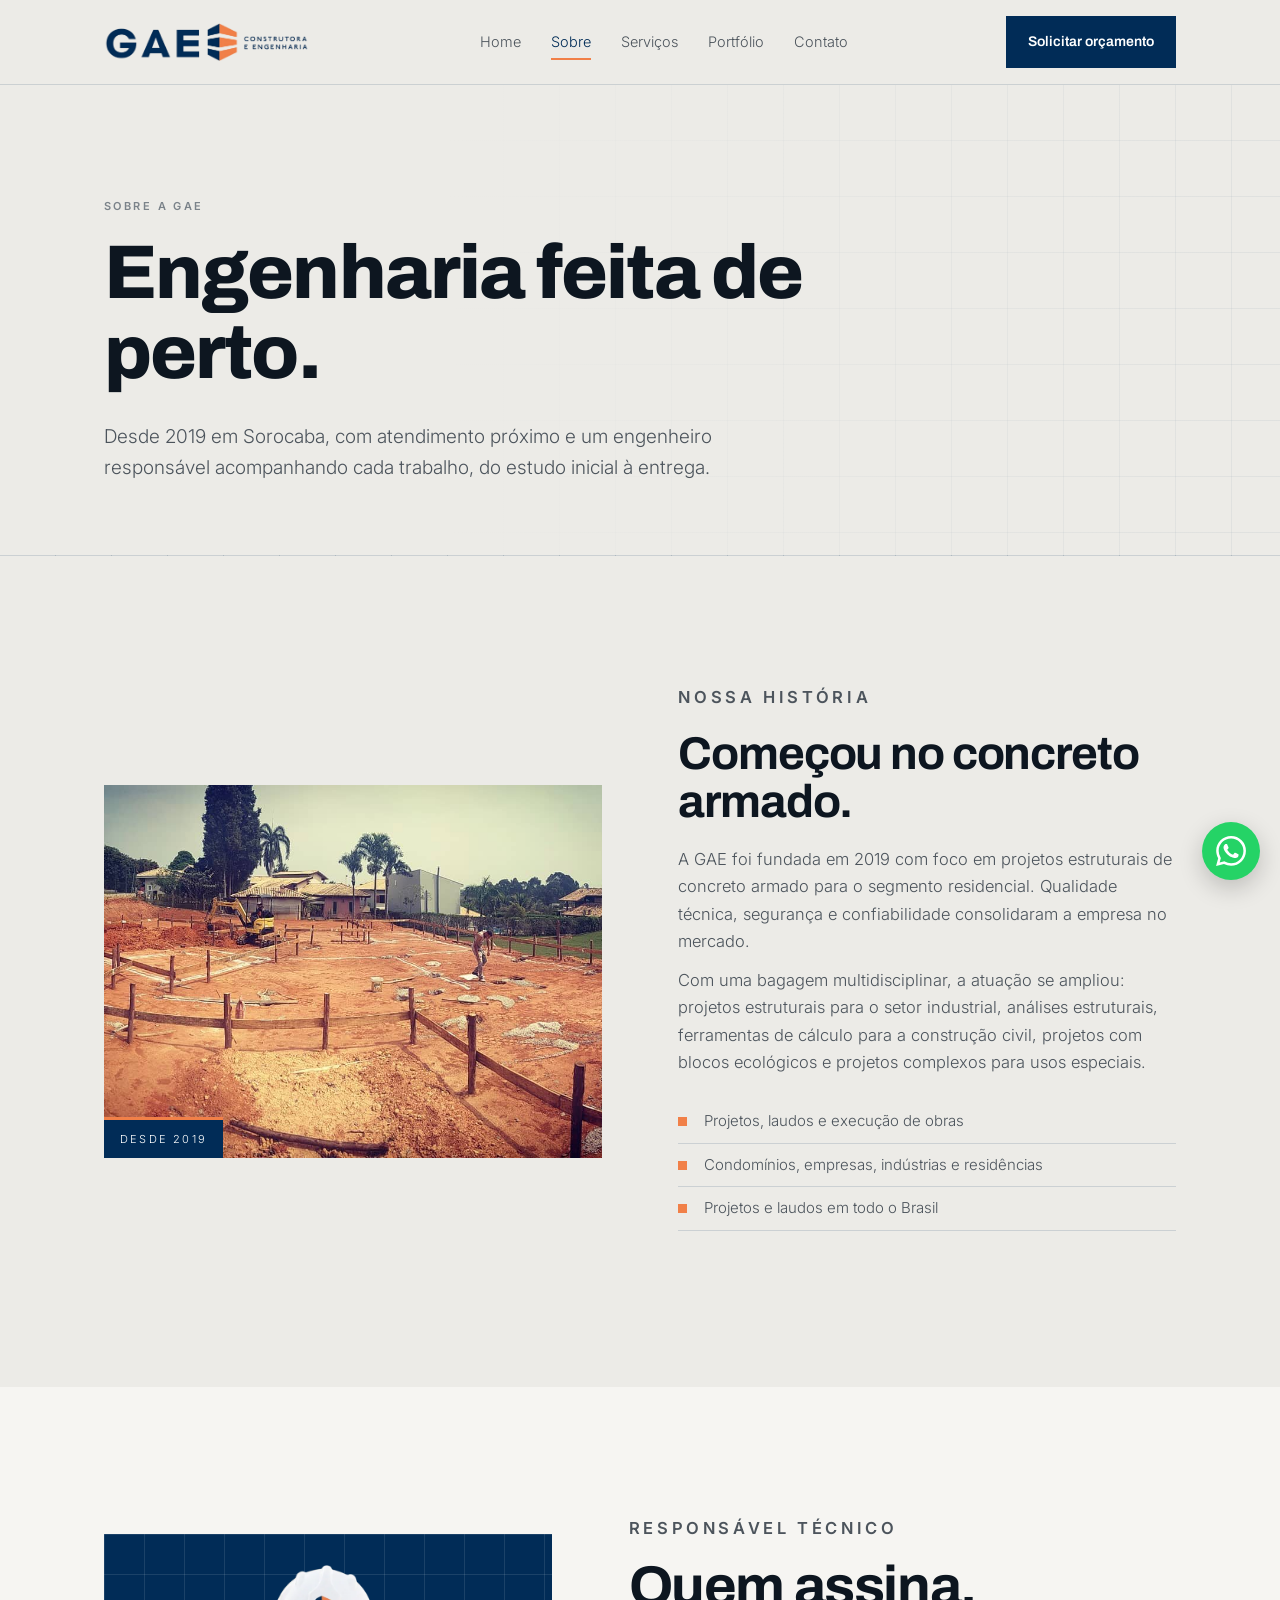
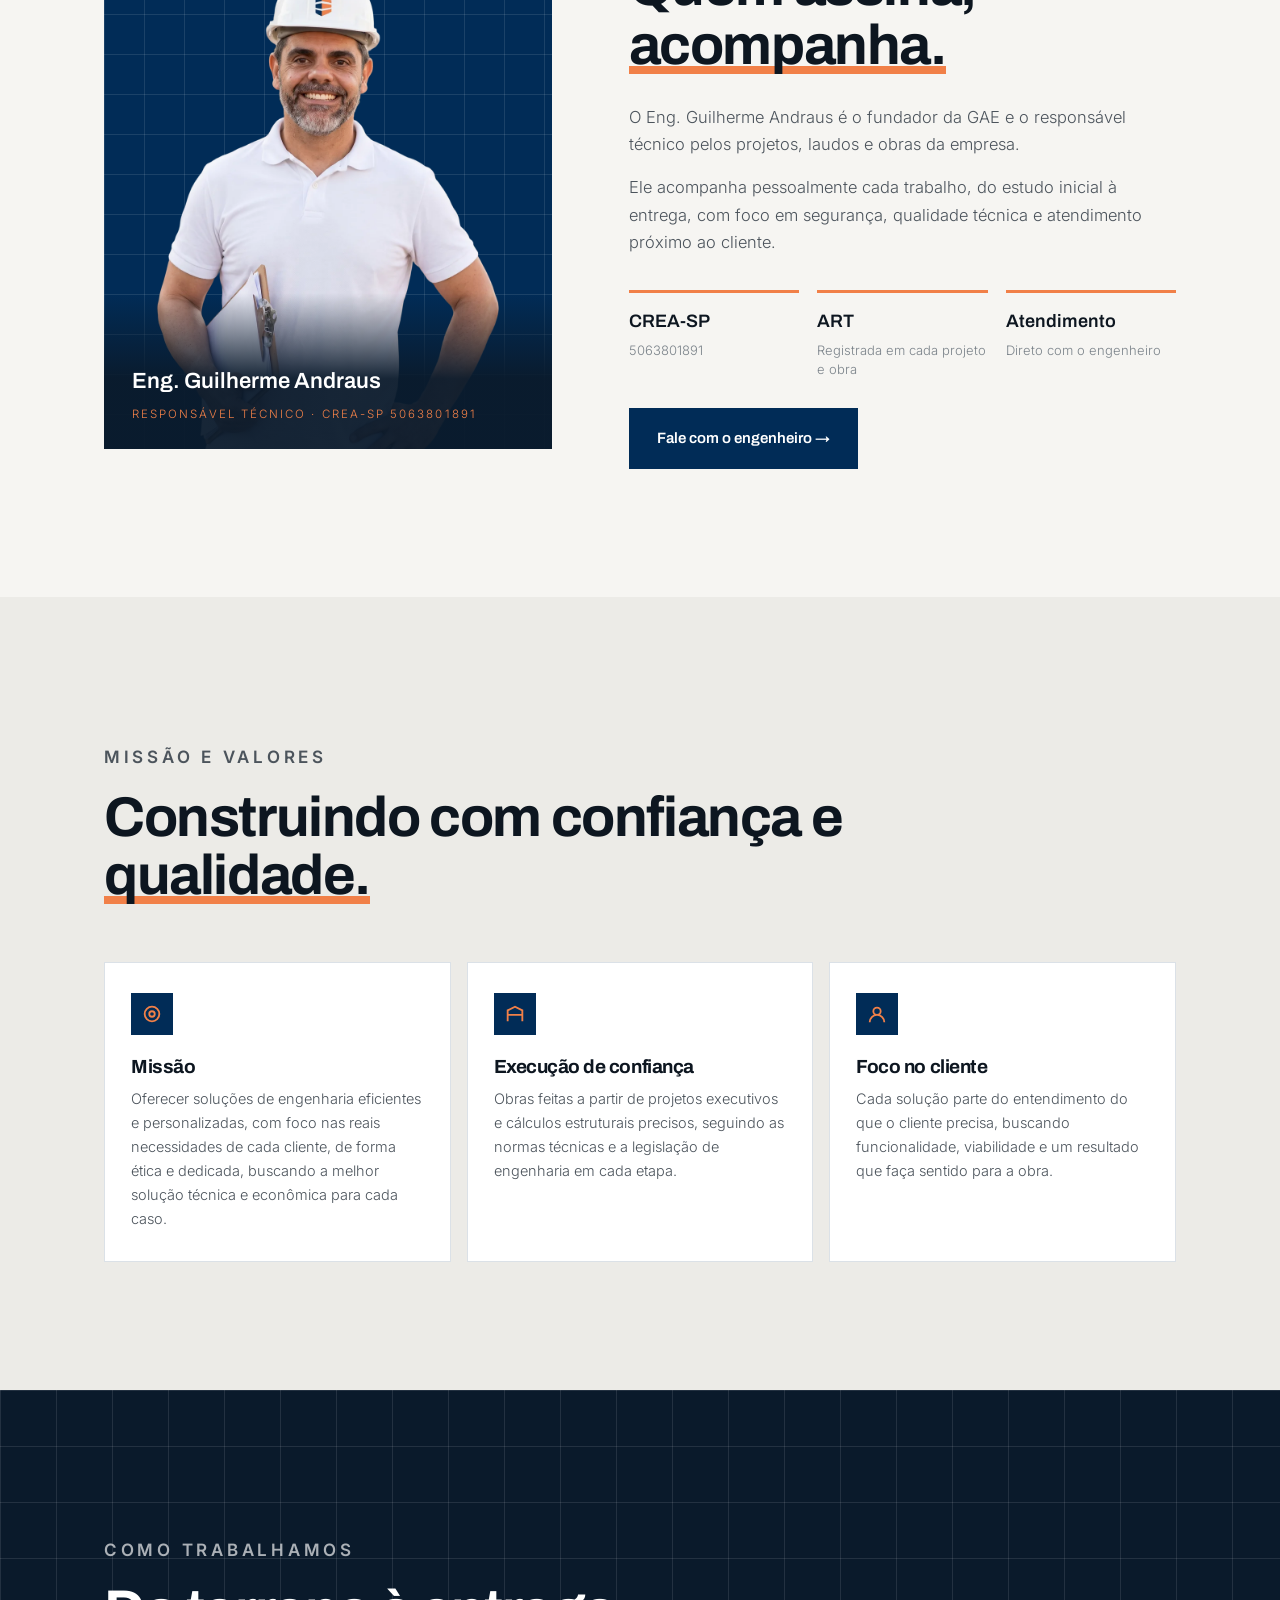
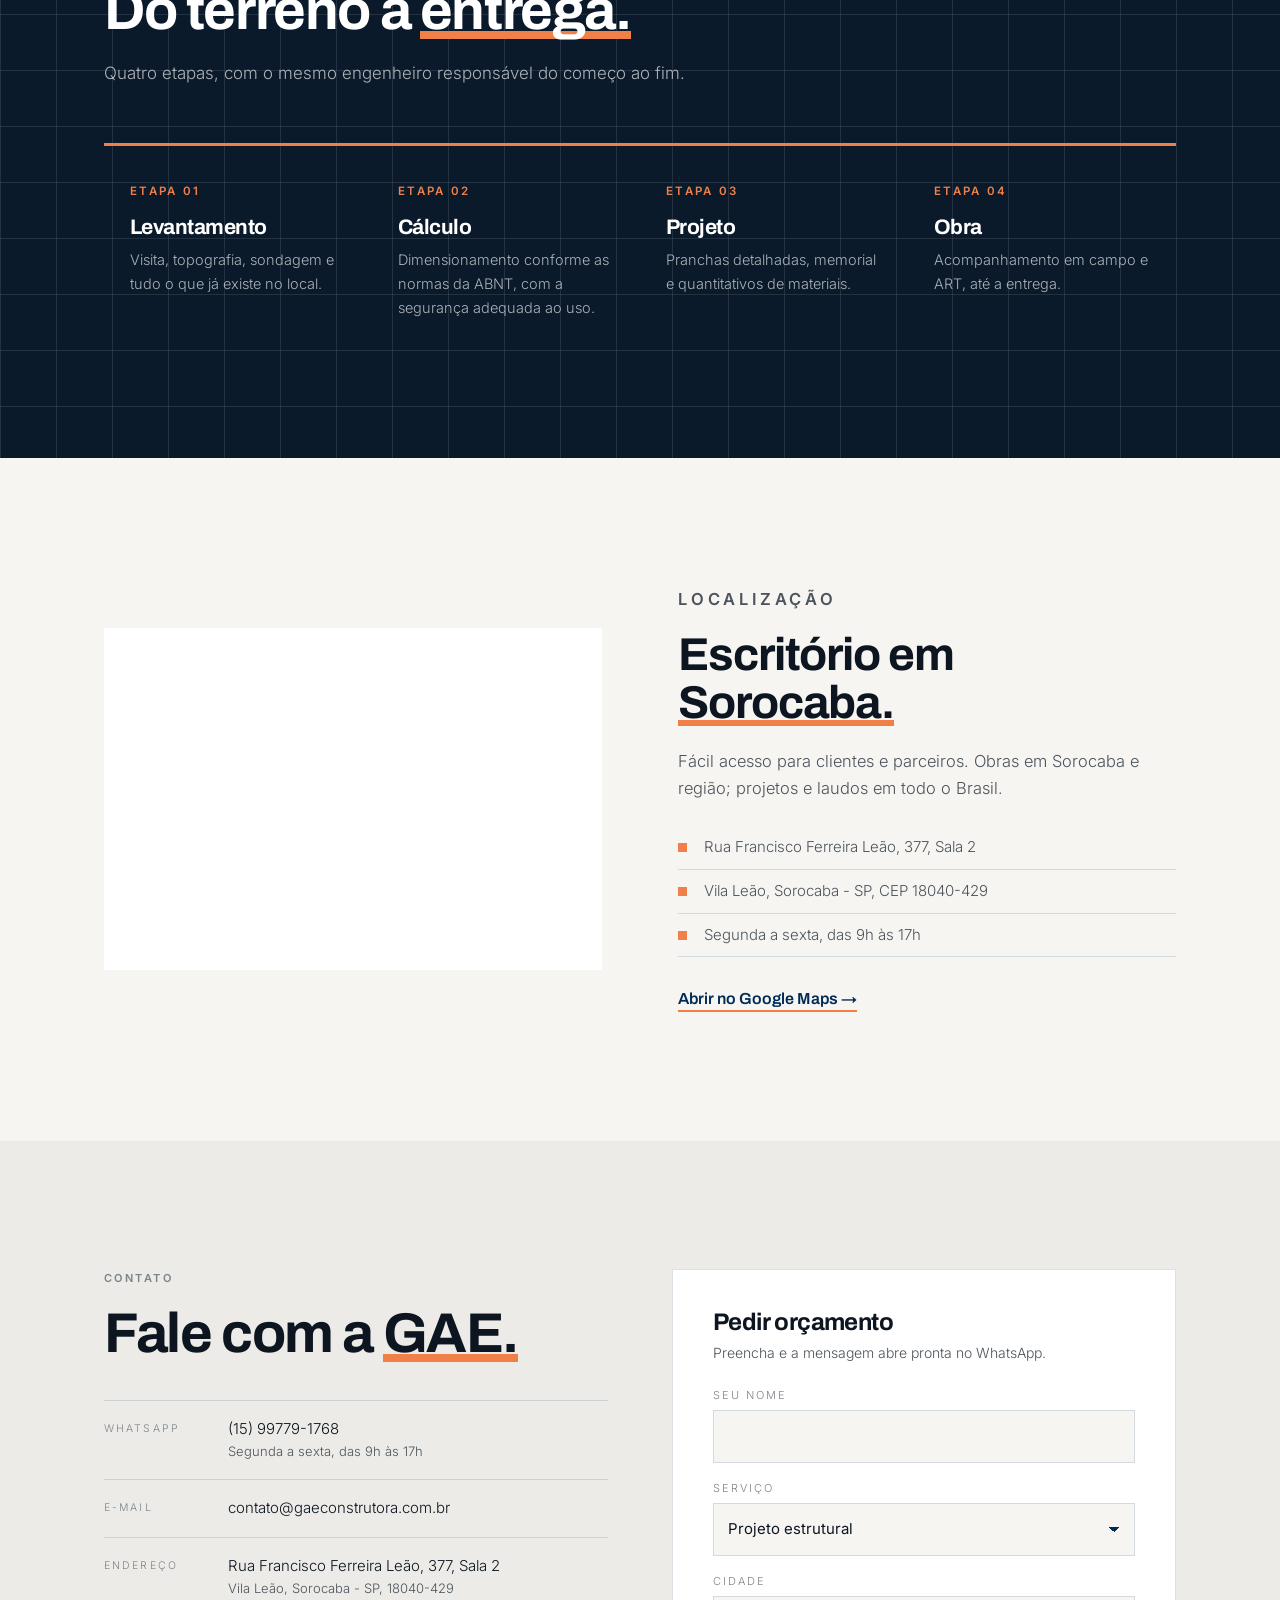
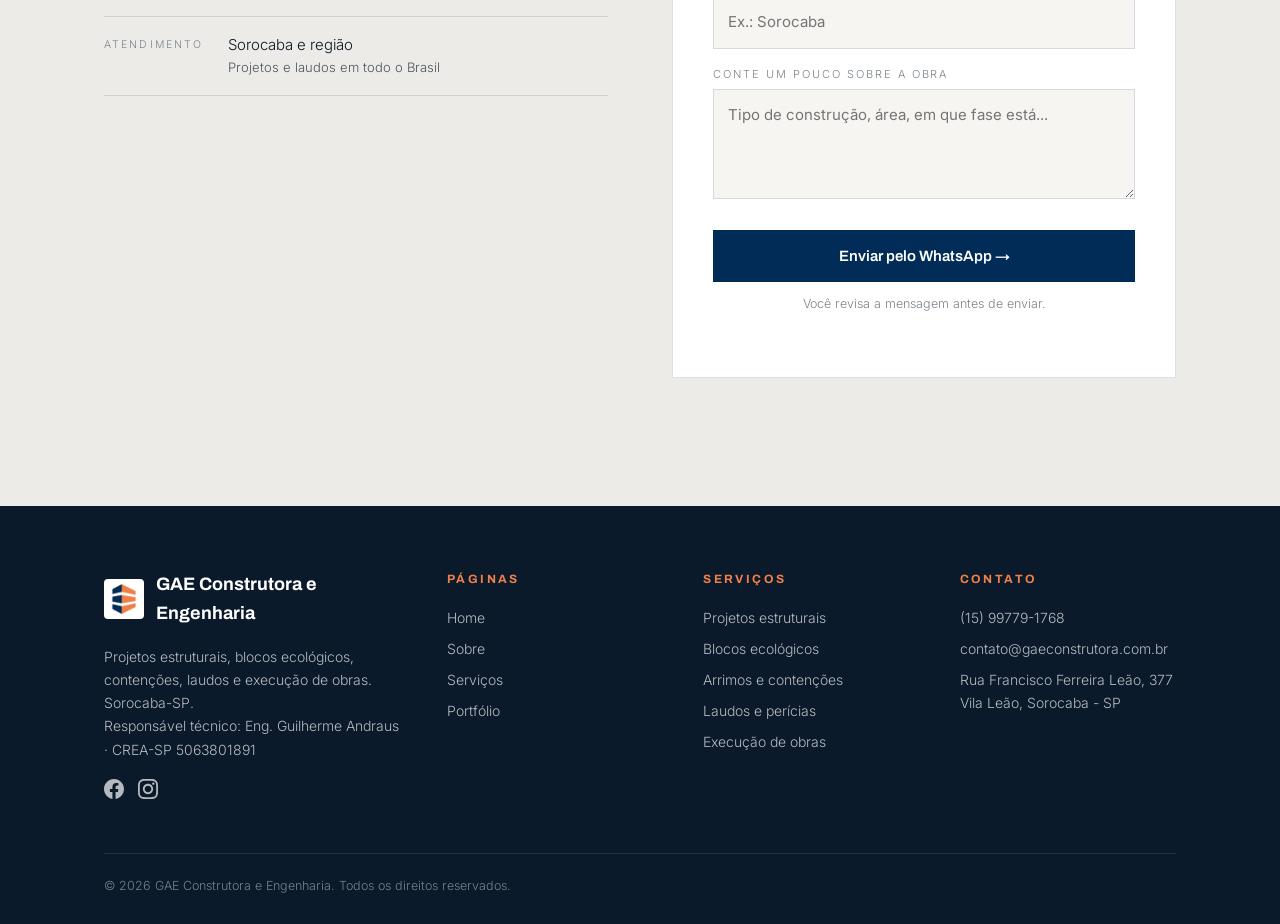
<file: sobre/index.html>
<!doctype html>
<html lang="pt-BR">
<head>
<meta charset="utf-8">
<meta name="viewport" content="width=device-width, initial-scale=1">
<title>Sobre a GAE | Engenharia em Sorocaba desde 2019</title>
<meta name="description" content="Conheça a GAE Construtora e Engenharia: fundada em 2019 em Sorocaba-SP, com o Eng. Guilherme Andraus (CREA-SP 5063801891) como responsável técnico.">
<link rel="canonical" href="https://gaeconstrutora.com.br/sobre/">
<meta property="og:type" content="website">
<meta property="og:site_name" content="GAE Construtora e Engenharia">
<meta property="og:locale" content="pt_BR">
<meta property="og:url" content="https://gaeconstrutora.com.br/sobre/">
<meta property="og:title" content="Sobre a GAE | Engenharia em Sorocaba desde 2019">
<meta property="og:description" content="Conheça a GAE Construtora e Engenharia: fundada em 2019 em Sorocaba-SP, com o Eng. Guilherme Andraus (CREA-SP 5063801891) como responsável técnico.">
<meta property="og:image" content="https://gaeconstrutora.com.br/assets/img/hero-galpao.jpg">
<meta name="theme-color" content="#012c57">
<link rel="icon" href="../favicon.ico" sizes="any">
<link rel="icon" type="image/png" href="../assets/img/icone-gae.png">
<link rel="apple-touch-icon" href="../assets/img/apple-touch-icon.png">
<link rel="preconnect" href="https://fonts.googleapis.com">
<link rel="preconnect" href="https://fonts.gstatic.com" crossorigin>
<link href="https://fonts.googleapis.com/css2?family=Archivo:wght@500;600;700;800&family=Inter:wght@300;400;500;600&display=swap" rel="stylesheet">
<link rel="stylesheet" href="../assets/css/style.css">
</head>
<body>

<!-- ===== CABEÇALHO (igual em todas as páginas) ===== -->
<header class="header">
  <div class="wrap">
    <a class="header__logo" href="../" aria-label="GAE Construtora e Engenharia — início">
      <img src="../assets/img/logo-gae.png" alt="GAE Construtora e Engenharia" width="263" height="46">
    </a>
    <nav class="nav" aria-label="Menu principal">
      <a href="../">Home</a>
      <a href="../sobre/" aria-current="page">Sobre</a>
      <a href="../servicos/">Serviços</a>
      <a href="../portfolio/">Portfólio</a>
      <a href="#contato">Contato</a>
    </nav>
    <div class="header__acoes">
      <a class="btn btn--cheio" href="#contato">Solicitar orçamento</a>
      <button class="menu-btn" aria-label="Abrir menu" aria-expanded="false">
        <svg viewBox="0 0 24 24" fill="none" stroke="currentColor" stroke-width="2" stroke-linecap="round"><path d="M3 6h18M3 12h18M3 18h18"/></svg>
      </button>
    </div>
  </div>
</header>
<main>
<section class="pagina-topo grade-fundo">
  <div class="wrap revelar">
    <p class="rotulo">Sobre a GAE</p>
    <h1>Engenharia feita <span class="sub">de perto.</span></h1>
    <p class="lead">Desde 2019 em Sorocaba, com atendimento próximo e um engenheiro responsável acompanhando cada trabalho, do estudo inicial à entrega.</p>
    
  </div>
</section>

<!-- ===== HISTÓRIA ===== -->
<section>
  <div class="wrap">
    <div class="bloco revelar">
      <div class="midia"><img src="../assets/img/quem-somos-obra.jpg" alt="Obra da GAE em fase de fundação" loading="lazy"><span class="etq">Desde 2019</span></div>
      <div>
        <p class="rotulo">Nossa história</p>
        <h2>Começou no <span class="sub">concreto armado.</span></h2>
        <p>A GAE foi fundada em 2019 com foco em projetos estruturais de concreto armado para o segmento residencial. Qualidade técnica, segurança e confiabilidade consolidaram a empresa no mercado.</p>
        <p>Com uma bagagem multidisciplinar, a atuação se ampliou: projetos estruturais para o setor industrial, análises estruturais, ferramentas de cálculo para a construção civil, projetos com blocos ecológicos e projetos complexos para usos especiais.</p>
        <ul><li>Projetos, laudos e execução de obras</li><li>Condomínios, empresas, indústrias e residências</li><li>Projetos e laudos em todo o Brasil</li></ul>
      </div>
    </div>
  </div>
</section>

<!-- ===== RESPONSÁVEL TÉCNICO ===== -->
<section class="empresa claro" id="responsavel">
  <div class="wrap">
    <div class="foto revelar">
      <img src="../assets/img/eng-guilherme-andraus-v4.webp" alt="Eng. Guilherme Andraus, responsável técnico da GAE" loading="lazy">
      <div class="legenda"><strong>Eng. Guilherme Andraus</strong><span>Responsável técnico · CREA-SP 5063801891</span></div>
    </div>
    <div class="revelar">
      <p class="rotulo">Responsável técnico</p>
      <h2>Quem assina, <span class="sub">acompanha.</span></h2>
      <p>O Eng. Guilherme Andraus é o fundador da GAE e o responsável técnico pelos projetos, laudos e obras da empresa.</p>
      <p>Ele acompanha pessoalmente cada trabalho, do estudo inicial à entrega, com foco em segurança, qualidade técnica e atendimento próximo ao cliente.</p>
      <div class="marcos">
        <div><b>CREA-SP</b><span>5063801891</span></div>
        <div><b>ART</b><span>Registrada em cada projeto e obra</span></div>
        <div><b>Atendimento</b><span>Direto com o engenheiro</span></div>
      </div>
      <div class="acoes"><a class="btn btn--cheio" href="#contato">Fale com o engenheiro &rarr;</a></div>
    </div>
  </div>
</section>

<!-- ===== MISSÃO E VALORES ===== -->
<section>
  <div class="wrap">
    <div class="cab revelar">
      <p class="rotulo">Missão e valores</p>
      <h2>Construindo com confiança e <span class="sub">qualidade.</span></h2>
    </div>
    <div class="cartoes cartoes--3 revelar">
      <div class="cartao"><div class="ic"><svg viewBox="0 0 24 24"><circle cx="12" cy="12" r="8"/><circle cx="12" cy="12" r="3"/></svg></div><h3>Missão</h3><p>Oferecer soluções de engenharia eficientes e personalizadas, com foco nas reais necessidades de cada cliente, de forma ética e dedicada, buscando a melhor solução técnica e econômica para cada caso.</p></div>
      <div class="cartao"><div class="ic"><svg viewBox="0 0 24 24"><path d="M4 20V8l8-4 8 4v12M4 13h16"/></svg></div><h3>Execução de confiança</h3><p>Obras feitas a partir de projetos executivos e cálculos estruturais precisos, seguindo as normas técnicas e a legislação de engenharia em cada etapa.</p></div>
      <div class="cartao"><div class="ic"><svg viewBox="0 0 24 24"><path d="M20 21a8 8 0 0 0-16 0M12 13a4 4 0 1 0 0-8 4 4 0 0 0 0 8z"/></svg></div><h3>Foco no cliente</h3><p>Cada solução parte do entendimento do que o cliente precisa, buscando funcionalidade, viabilidade e um resultado que faça sentido para a obra.</p></div>
    </div>
  </div>
</section>

<section class="escura" id="como-trabalhamos">
  <div class="wrap">
    <div class="cab revelar">
      <p class="rotulo">Como trabalhamos</p>
      <h2>Do terreno à <span class="sub">entrega.</span></h2>
      <p>Quatro etapas, com o mesmo engenheiro responsável do começo ao fim.</p>
    </div>
    <div class="fases revelar">
      <div class="fase"><small>Etapa 01</small><h3>Levantamento</h3><p>Visita, topografia, sondagem e tudo o que já existe no local.</p></div>
      <div class="fase"><small>Etapa 02</small><h3>Cálculo</h3><p>Dimensionamento conforme as normas da ABNT, com a segurança adequada ao uso.</p></div>
      <div class="fase"><small>Etapa 03</small><h3>Projeto</h3><p>Pranchas detalhadas, memorial e quantitativos de materiais.</p></div>
      <div class="fase"><small>Etapa 04</small><h3>Obra</h3><p>Acompanhamento em campo e ART, até a entrega.</p></div>
    </div>
  </div>
</section>

<!-- ===== LOCALIZAÇÃO ===== -->
<section class="claro" id="localizacao">
  <div class="wrap">
    <div class="bloco revelar">
      <div class="midia" style="aspect-ratio:16/11;background:#fff"><iframe title="Mapa: GAE Construtora e Engenharia" src="https://maps.google.com/maps?q=GAE%20Construtora%20e%20Engenharia&amp;t=m&amp;z=14&amp;ie=UTF8&amp;output=embed" loading="lazy" referrerpolicy="no-referrer-when-downgrade" style="width:100%;height:100%;border:0;filter:grayscale(.4)"></iframe></div>
      <div>
        <p class="rotulo">Localização</p>
        <h2>Escritório em <span class="sub">Sorocaba.</span></h2>
        <p>Fácil acesso para clientes e parceiros. Obras em Sorocaba e região; projetos e laudos em todo o Brasil.</p>
        <ul><li>Rua Francisco Ferreira Leão, 377, Sala 2</li><li>Vila Leão, Sorocaba - SP, CEP 18040-429</li><li>Segunda a sexta, das 9h às 17h</li></ul>
        <a class="link" href="https://maps.google.com/?q=GAE%20Construtora%20e%20Engenharia" target="_blank" rel="noopener">Abrir no Google Maps &rarr;</a>
      </div>
    </div>
  </div>
</section>

<!-- ===== CONTATO (igual em todas as páginas) ===== -->
<section class="contato" id="contato">
  <div class="wrap">
    <div class="revelar">
      <p class="rotulo">Contato</p>
      <h2>Fale com a <span class="sub">GAE.</span></h2>
      <div class="dados">
        <div><small>WhatsApp</small><p><a href="https://wa.me/5515997791768" target="_blank" rel="noopener">(15) 99779-1768</a><span>Segunda a sexta, das 9h às 17h</span></p></div>
        <div><small>E-mail</small><p><a href="mailto:contato@gaeconstrutora.com.br">contato@gaeconstrutora.com.br</a></p></div>
        <div><small>Endereço</small><p>Rua Francisco Ferreira Leão, 377, Sala 2<span>Vila Leão, Sorocaba - SP, 18040-429</span></p></div>
        <div><small>Atendimento</small><p>Sorocaba e região<span>Projetos e laudos em todo o Brasil</span></p></div>
      </div>
    </div>
    <form class="form revelar" id="form-orcamento">
      <h3>Pedir orçamento</h3>
      <p>Preencha e a mensagem abre pronta no WhatsApp.</p>
      <label for="f-nome">Seu nome</label><input id="f-nome" name="nome" required autocomplete="name">
      <label for="f-servico">Serviço</label><select id="f-servico" name="servico"><option>Projeto estrutural</option><option>Projeto com blocos ecológicos</option><option>Projeto hidrossanitário ou elétrico</option><option>Muro de arrimo ou contenção</option><option>Laudo ou perícia</option><option>Execução de obra ou reforma</option><option>Topografia ou aerofotogrametria</option><option>Consultoria</option><option>Ainda não sei, preciso de orientação</option></select>
      <label for="f-cidade">Cidade</label><input id="f-cidade" name="cidade" placeholder="Ex.: Sorocaba">
      <label for="f-detalhes">Conte um pouco sobre a obra</label><textarea id="f-detalhes" name="detalhes" placeholder="Tipo de construção, área, em que fase está..."></textarea>
      <button class="btn btn--cheio" type="submit">Enviar pelo WhatsApp &rarr;</button>
      <p class="obs">Você revisa a mensagem antes de enviar.</p>
    </form>
  </div>
</section>
</main>

<!-- ===== RODAPÉ (igual em todas as páginas) ===== -->
<footer class="footer">
  <div class="wrap">
    <div class="cols">
      <div>
        <div class="marca"><img src="../assets/img/icone-gae.png" alt="">GAE Construtora e Engenharia</div>
        <p>Projetos estruturais, blocos ecológicos, contenções, laudos e execução de obras. Sorocaba-SP.<br>Responsável técnico: Eng. Guilherme Andraus · CREA-SP 5063801891</p>
        <div class="social">
          <a href="https://www.facebook.com/gaeconstrutora" target="_blank" rel="noopener" aria-label="Facebook"><svg viewBox="0 0 24 24"><path d="M24 12.0726C24 5.44354 18.629 0.0725708 12 0.0725708C5.37097 0.0725708 0 5.44354 0 12.0726C0 18.0619 4.38823 23.0264 10.125 23.9274V15.5414H7.07661V12.0726H10.125V9.4287C10.125 6.42144 11.9153 4.76031 14.6574 4.76031C15.9706 4.76031 17.3439 4.99451 17.3439 4.99451V7.94612H15.8303C14.34 7.94612 13.875 8.87128 13.875 9.82015V12.0726H17.2031L16.6708 15.5414H13.875V23.9274C19.6118 23.0264 24 18.0619 24 12.0726Z"/></svg></a>
          <a href="https://www.instagram.com/gaeconstrutora/" target="_blank" rel="noopener" aria-label="Instagram"><svg viewBox="0 0 24 24"><path d="M12.0027 5.84808C8.59743 5.84808 5.85075 8.59477 5.85075 12C5.85075 15.4053 8.59743 18.1519 12.0027 18.1519C15.4079 18.1519 18.1546 15.4053 18.1546 12C18.1546 8.59477 15.4079 5.84808 12.0027 5.84808ZM12.0027 15.9996C9.80212 15.9996 8.00312 14.2059 8.00312 12C8.00312 9.7941 9.79677 8.00046 12.0027 8.00046C14.2086 8.00046 16.0022 9.7941 16.0022 12C16.0022 14.2059 14.2032 15.9996 12.0027 15.9996ZM19.8412 5.59644C19.8412 6.39421 19.1987 7.03135 18.4062 7.03135C17.6085 7.03135 16.9713 6.38885 16.9713 5.59644C16.9713 4.80402 17.6138 4.16153 18.4062 4.16153C19.1987 4.16153 19.8412 4.80402 19.8412 5.59644ZM23.9157 7.05277C23.8247 5.13063 23.3856 3.42801 21.9775 2.02522C20.5747 0.622429 18.8721 0.183388 16.9499 0.0870135C14.9689 -0.0254238 9.03112 -0.0254238 7.05008 0.0870135C5.1333 0.178034 3.43068 0.617075 2.02253 2.01986C0.614389 3.42265 0.180703 5.12527 0.0843279 7.04742C-0.0281093 9.02845 -0.0281093 14.9662 0.0843279 16.9472C0.175349 18.8694 0.614389 20.572 2.02253 21.9748C3.43068 23.3776 5.12794 23.8166 7.05008 23.913C9.03112 24.0254 14.9689 24.0254 16.9499 23.913C18.8721 23.822 20.5747 23.3829 21.9775 21.9748C23.3803 20.572 23.8193 18.8694 23.9157 16.9472C24.0281 14.9662 24.0281 9.03381 23.9157 7.05277ZM21.3564 19.0728C20.9388 20.1223 20.1303 20.9307 19.0755 21.3537C17.496 21.9802 13.7481 21.8356 12.0027 21.8356C10.2572 21.8356 6.50396 21.9748 4.92984 21.3537C3.88042 20.9361 3.07195 20.1276 2.64897 19.0728C2.02253 17.4934 2.16709 13.7455 2.16709 12C2.16709 10.2546 2.02789 6.50129 2.64897 4.92717C3.06659 3.87776 3.87507 3.06928 4.92984 2.6463C6.50931 2.01986 10.2572 2.16443 12.0027 2.16443C13.7481 2.16443 17.5014 2.02522 19.0755 2.6463C20.1249 3.06392 20.9334 3.8724 21.3564 4.92717C21.9828 6.50665 21.8383 10.2546 21.8383 12C21.8383 13.7455 21.9828 17.4987 21.3564 19.0728Z"/></svg></a>
        </div>
      </div>
      <div><h4>Páginas</h4><ul><li><a href="../">Home</a></li><li><a href="../sobre/">Sobre</a></li><li><a href="../servicos/">Serviços</a></li><li><a href="../portfolio/">Portfólio</a></li></ul></div>
      <div><h4>Serviços</h4><ul><li><a href="../servicos/#projetos-estruturais">Projetos estruturais</a></li><li><a href="../servicos/#blocos-ecologicos">Blocos ecológicos</a></li><li><a href="../servicos/#arrimos">Arrimos e contenções</a></li><li><a href="../servicos/#laudos">Laudos e perícias</a></li><li><a href="../servicos/#execucao">Execução de obras</a></li></ul></div>
      <div><h4>Contato</h4><ul><li><a href="tel:+5515997791768">(15) 99779-1768</a></li><li><a href="mailto:contato@gaeconstrutora.com.br">contato@gaeconstrutora.com.br</a></li><li>Rua Francisco Ferreira Leão, 377<br>Vila Leão, Sorocaba - SP</li></ul></div>
    </div>
    <p class="fim">© <span id="ano">2026</span> GAE Construtora e Engenharia. Todos os direitos reservados.</p>
  </div>
</footer>

<a class="whatsapp" href="https://wa.me/5515997791768?text=Ol%C3%A1!%20Gostaria%20de%20mais%20informa%C3%A7%C3%B5es%20sobre%20os%20servi%C3%A7os%20da%20GAE." target="_blank" rel="noopener" aria-label="Fale conosco pelo WhatsApp"><svg viewBox="0 0 24 24"><path d="M17.472 14.382c-.297-.149-1.758-.867-2.03-.967-.273-.099-.471-.148-.67.15-.197.297-.767.966-.94 1.164-.173.199-.347.223-.644.075-.297-.15-1.255-.463-2.39-1.475-.883-.788-1.48-1.761-1.653-2.059-.173-.297-.018-.458.13-.606.134-.133.298-.347.446-.52.149-.174.198-.298.298-.497.099-.198.05-.371-.025-.52-.075-.149-.669-1.612-.916-2.207-.242-.579-.487-.5-.669-.51-.173-.008-.371-.01-.57-.01-.198 0-.52.074-.792.372-.272.297-1.04 1.016-1.04 2.479 0 1.462 1.065 2.875 1.213 3.074.149.198 2.096 3.2 5.077 4.487.709.306 1.262.489 1.694.625.712.227 1.36.195 1.871.118.571-.085 1.758-.719 2.006-1.413.248-.694.248-1.289.173-1.413-.074-.124-.272-.198-.57-.347m-5.421 7.403h-.004a9.87 9.87 0 01-5.031-1.378l-.361-.214-3.741.982.998-3.648-.235-.374a9.86 9.86 0 01-1.51-5.26c.001-5.45 4.436-9.884 9.888-9.884 2.64 0 5.122 1.03 6.988 2.898a9.825 9.825 0 012.893 6.994c-.003 5.45-4.437 9.884-9.885 9.884m8.413-18.297A11.815 11.815 0 0012.05 0C5.495 0 .16 5.335.157 11.892c0 2.096.547 4.142 1.588 5.945L.057 24l6.305-1.654a11.882 11.882 0 005.683 1.448h.005c6.554 0 11.89-5.335 11.893-11.893a11.821 11.821 0 00-3.48-8.413Z"/></svg></a>

<script src="../assets/js/main.js"></script>
</body>
</html>
</file>
<file: assets/css/style.css>
/* =========================================================
   GAE Construtora e Engenharia — estilos do site
   Cores do logo: azul-marinho #012c57 e laranja #f18048.
   Cores, fontes e medidas principais ficam nas variáveis abaixo.
   ========================================================= */
:root{
  --navy:#012c57;          /* azul do logo */
  --navy-escuro:#0a1a2b;   /* faixas escuras e rodapé */
  --laranja:#f18048;       /* laranja do logo (destaques) */
  --laranja-texto:#c4571f; /* laranja mais escuro, para texto pequeno em fundo claro */
  --concreto:#ecebe7;      /* fundo principal */
  --concreto-2:#f6f5f2;    /* fundo de seções alternadas */
  --tinta:#0d1620;         /* títulos */
  --texto:#4c545c;         /* texto corrido */
  --cinza:#7b838a;         /* rótulos */
  --whatsapp:#25d366;
  --linha:rgba(1,44,87,.14);
  --linha-escura:rgba(255,255,255,.1);
  --fd:Archivo,system-ui,sans-serif;  /* fonte dos títulos */
  --fb:Inter,system-ui,sans-serif;    /* fonte do texto */
  --larg:1200px;
  --pad:clamp(16px,5vw,64px);
}
*{margin:0;padding:0;box-sizing:border-box}
html{scroll-behavior:smooth;scroll-padding-top:90px;-webkit-text-size-adjust:100%}
body{background:var(--concreto);color:var(--tinta);font-family:var(--fb);font-weight:300;line-height:1.65;-webkit-font-smoothing:antialiased;overflow-x:hidden}
img{max-width:100%;display:block}
a{color:inherit;text-decoration:none}
.wrap{max-width:var(--larg);margin:0 auto;padding:0 var(--pad)}
h1,h2,h3{font-family:var(--fd);letter-spacing:-.025em;line-height:1.05;color:var(--tinta)}
.rotulo{font-size:11px;font-weight:600;letter-spacing:.22em;text-transform:uppercase;color:var(--cinza);margin-bottom:18px}
.sub{position:relative;z-index:0}
.sub::after{content:"";position:absolute;left:0;right:0;bottom:.04em;height:.14em;background:var(--laranja);z-index:-1}
section{padding:clamp(72px,10vw,128px) 0}
.claro{background:var(--concreto-2)}

/* botões e links */
.btn{display:inline-flex;align-items:center;justify-content:center;gap:10px;font-family:var(--fd);font-weight:600;font-size:15px;padding:16px 26px;border:2px solid var(--navy);transition:.2s;cursor:pointer}
.btn--cheio{background:var(--navy);color:#fff}
.btn--cheio:hover{background:var(--laranja);border-color:var(--laranja);color:var(--navy-escuro)}
.btn--contorno{color:var(--navy);background:transparent}
.btn--contorno:hover{background:var(--navy);color:#fff}
.btn--laranja{background:var(--laranja);border-color:var(--laranja);color:var(--navy-escuro)}
.btn--laranja:hover{background:#fff;border-color:#fff}
.link{font-family:var(--fd);font-weight:600;color:var(--navy);border-bottom:2px solid var(--laranja);padding-bottom:3px}
.link:hover{color:var(--laranja-texto)}

/* ===== CABEÇALHO ===== */
.header{position:sticky;top:0;z-index:50;background:rgba(236,235,231,.94);backdrop-filter:blur(8px);-webkit-backdrop-filter:blur(8px);border-bottom:1px solid var(--linha)}
.header .wrap{display:flex;align-items:center;justify-content:space-between;height:84px;gap:24px}
.header__logo img{height:38px;width:auto}
.nav{display:flex;align-items:center;gap:30px;font-size:14.5px;color:var(--texto)}
.nav a{position:relative;padding:6px 0}
.nav a:hover,.nav a[aria-current="page"]{color:var(--navy)}
.nav a[aria-current="page"]::after{content:"";position:absolute;left:0;right:0;bottom:0;height:2px;background:var(--laranja)}
.header__acoes{display:flex;align-items:center;gap:10px}
.header__acoes .btn{padding:12px 20px;font-size:14px}
.menu-btn{display:none;background:none;border:0;width:44px;height:44px;color:var(--navy);cursor:pointer}
.menu-btn svg{width:28px;height:28px}
@media(max-width:960px){
  .header{backdrop-filter:none;-webkit-backdrop-filter:none;background:var(--concreto)}
  .menu-btn{display:grid;place-items:center}
  .nav{position:fixed;top:84px;left:0;right:0;bottom:0;background:var(--concreto);flex-direction:column;align-items:stretch;gap:0;padding:12px var(--pad) 40px;font-size:22px;font-family:var(--fd);font-weight:600;color:var(--tinta);transform:translateX(100%);transition:transform .3s;overflow-y:auto}
  .nav.aberto{transform:none}
  .nav a{padding:18px 0;border-bottom:1px solid var(--linha)}
  .nav a[aria-current="page"]::after{display:none}
  .nav a[aria-current="page"]{color:var(--laranja-texto)}
}
@media(max-width:560px){.header__acoes .btn{display:none}.header__logo img{height:32px}}

/* ===== TOPO DA HOME ===== */
.grade-fundo{background-image:linear-gradient(var(--linha) 1px,transparent 1px),linear-gradient(90deg,var(--linha) 1px,transparent 1px);background-size:56px 56px;background-position:-1px -1px}
.topo{position:relative;overflow:hidden;padding:0}
.topo::before{content:"";position:absolute;inset:0;background:linear-gradient(90deg,var(--concreto) 30%,rgba(236,235,231,.55));pointer-events:none}
.topo .wrap{position:relative;display:grid;grid-template-columns:minmax(0,1.15fr) minmax(0,.85fr);gap:40px;align-items:center;padding-top:clamp(56px,9vw,110px);padding-bottom:clamp(56px,9vw,110px)}
.topo h1{font-size:clamp(40px,6vw,78px);font-weight:800}
.lead{font-size:clamp(16px,1.6vw,19px);color:var(--texto);max-width:540px;margin:28px 0 36px}
.acoes{display:flex;gap:12px;flex-wrap:wrap}
.desenho{width:100%}
.portico{width:100%;height:auto;overflow:visible}
.portico .barra{stroke:var(--navy);stroke-width:3;fill:none;stroke-linecap:round}
.portico .def{stroke:var(--laranja);stroke-width:2;fill:none;stroke-dasharray:6 6;opacity:.9}
.portico .seta{stroke:var(--laranja);stroke-width:2.4;fill:none}
.portico .seta-pt{fill:var(--laranja)}
.portico .apoio{stroke:var(--navy);stroke-width:2;fill:none}
.portico .cota{stroke:var(--cinza);stroke-width:1;fill:none}
.portico text{font-family:var(--fb);font-size:12px;fill:var(--cinza);letter-spacing:.08em}
.cargas{animation:carga 3.2s ease-in-out infinite}
.viga-def{animation:flecha 3.2s ease-in-out infinite}
@keyframes carga{0%,100%{transform:translateY(-6px)}50%{transform:translateY(4px)}}
@keyframes flecha{0%,100%{d:path("M80 120 Q 230 124 380 120")}50%{d:path("M80 120 Q 230 140 380 120")}}
@media(prefers-reduced-motion:reduce){.cargas,.viga-def{animation:none}}
@media(max-width:860px){.topo .wrap{grid-template-columns:1fr}.desenho{max-width:440px}}

/* ===== TOPO DAS PÁGINAS INTERNAS ===== */
.pagina-topo{position:relative;padding:clamp(64px,9vw,112px) 0 clamp(48px,6vw,72px);border-bottom:1px solid var(--linha)}
.pagina-topo::before{content:"";position:absolute;inset:0;background:linear-gradient(90deg,var(--concreto) 35%,rgba(236,235,231,.6));pointer-events:none}
.pagina-topo .wrap{position:relative}
.pagina-topo h1{font-size:clamp(40px,6vw,76px);font-weight:800;max-width:900px}
.pagina-topo .lead{margin-bottom:0;max-width:640px}
.indice{display:flex;flex-wrap:wrap;gap:8px;margin-top:34px}
.indice a{font-size:13.5px;border:1px solid var(--linha);background:var(--concreto-2);padding:8px 14px;color:var(--navy);transition:.2s}
.indice a:hover{background:var(--navy);color:#fff;border-color:var(--navy)}

/* ===== NÚMEROS ===== */
.numeros{background:var(--navy);color:#fff}
.numeros .wrap{display:grid;grid-template-columns:repeat(4,1fr)}
.numeros .n{padding:30px 24px;border-left:1px solid var(--linha-escura)}
.numeros .n:first-child{border-left:0;padding-left:0}
.numeros b{display:block;font-family:var(--fd);font-size:clamp(26px,3vw,36px);font-weight:700;color:var(--laranja);line-height:1.1}
.numeros span{font-size:13.5px;color:rgba(255,255,255,.72)}
@media(max-width:760px){.numeros .wrap{grid-template-columns:1fr 1fr}.numeros .n{border-left:0;padding-left:0;border-top:1px solid var(--linha-escura)}.numeros .n:nth-child(-n+2){border-top:0}}

/* ===== CABEÇALHO DE SEÇÃO ===== */
.cab{max-width:760px;margin-bottom:56px}
.cab h2{font-size:clamp(34px,4.6vw,56px);font-weight:700}
.cab p{color:var(--texto);font-size:17px;margin-top:18px}

/* ===== A EMPRESA / RESPONSÁVEL ===== */
.empresa .wrap{display:grid;grid-template-columns:.9fr 1.1fr;gap:clamp(32px,6vw,80px);align-items:center}
.foto{position:relative;background:var(--navy);aspect-ratio:4/4.6;overflow:hidden;background-image:linear-gradient(var(--linha-escura) 1px,transparent 1px),linear-gradient(90deg,var(--linha-escura) 1px,transparent 1px);background-size:40px 40px}
.foto img{position:absolute;bottom:0;left:50%;transform:translateX(-50%);height:94%;width:auto;max-width:none}
.foto .legenda{position:absolute;left:0;right:0;bottom:0;padding:70px 28px 24px;background:linear-gradient(transparent,rgba(10,26,43,.94) 55%);color:#fff}
.foto .legenda strong{display:block;font-family:var(--fd);font-size:22px;font-weight:600}
.foto .legenda span{font-size:11.5px;letter-spacing:.18em;text-transform:uppercase;color:var(--laranja)}
.empresa h2{font-size:clamp(34px,4.6vw,56px);font-weight:700;margin-bottom:28px}
.empresa p{color:var(--texto);margin-bottom:16px;font-size:16.5px}
.empresa .acoes{margin-top:28px}
.marcos{display:grid;grid-template-columns:repeat(3,1fr);gap:18px;margin-top:34px}
.marcos div{border-top:3px solid var(--laranja);padding-top:14px}
.marcos b{display:block;font-family:var(--fd);font-weight:600;font-size:18px}
.marcos span{font-size:13px;color:var(--cinza);line-height:1.5;display:block;margin-top:4px}
@media(max-width:860px){.empresa .wrap{grid-template-columns:1fr}.foto{max-width:460px}}
@media(max-width:520px){.marcos{grid-template-columns:1fr}}

/* ===== GRADE DE SERVIÇOS ===== */
.grade{display:grid;grid-template-columns:repeat(3,1fr);border-top:1px solid var(--linha);border-left:1px solid var(--linha)}
.item{display:block;padding:36px 32px 40px;border-right:1px solid var(--linha);border-bottom:1px solid var(--linha);transition:background .25s}
.item:hover{background:#fff}
.item .num{font-size:12px;letter-spacing:.2em;color:var(--laranja-texto);font-weight:600}
.item h3{font-size:24px;font-weight:700;margin:26px 0 10px}
.item p{color:var(--texto);font-size:15px}
.item .mais{display:inline-block;margin-top:18px;font-family:var(--fd);font-weight:600;font-size:14px;color:var(--navy)}
.item:hover .mais{color:var(--laranja-texto)}
.tags{display:flex;flex-wrap:wrap;gap:6px;margin-top:20px}
.tags span{font-size:12px;border:1px solid var(--linha);padding:4px 10px;color:var(--texto);background:var(--concreto-2)}
@media(max-width:960px){.grade{grid-template-columns:1fr 1fr}}
@media(max-width:600px){.grade{grid-template-columns:1fr}}

/* ===== COMO TRABALHAMOS ===== */
.escura{background:var(--navy-escuro);color:#fff;background-image:linear-gradient(var(--linha-escura) 1px,transparent 1px),linear-gradient(90deg,var(--linha-escura) 1px,transparent 1px);background-size:56px 56px}
.escura .cab h2,.escura h2,.escura h3{color:#fff}
.escura .cab p{color:rgba(255,255,255,.66)}
.escura .rotulo{color:rgba(255,255,255,.5)}
.fases{display:grid;grid-template-columns:repeat(4,1fr);border-top:3px solid var(--laranja)}
.fase{padding:30px 26px 10px}
.fase small{font-size:11.5px;letter-spacing:.2em;color:var(--laranja);font-weight:600;text-transform:uppercase}
.fase h3{color:#fff;font-size:21px;margin:14px 0 10px}
.fase p{font-size:14.5px;color:rgba(255,255,255,.66)}
@media(max-width:860px){.fases{grid-template-columns:1fr 1fr}.fase{padding-bottom:28px}}
@media(max-width:520px){.fases{grid-template-columns:1fr}}

/* ===== BLOCOS ALTERNADOS (foto + texto) ===== */
.bloco{display:grid;grid-template-columns:1fr 1fr;gap:clamp(32px,6vw,80px);align-items:center}
.bloco+.bloco{margin-top:clamp(72px,9vw,120px)}
.bloco.inv>:first-child{order:2}
.midia{position:relative;background:var(--navy);aspect-ratio:4/3;overflow:hidden}
.midia img{width:100%;height:100%;object-fit:cover}
.midia--desenho{background:#fff;border:1px solid var(--linha)}
.midia--desenho img{object-fit:contain;padding:12px}
.etq{position:absolute;left:0;bottom:0;background:var(--navy);color:#fff;font-size:11px;letter-spacing:.2em;text-transform:uppercase;padding:10px 16px;border-top:3px solid var(--laranja)}
.dupla{position:relative;padding:0 0 70px 0}
.dupla .midia .etq{top:0;bottom:auto;border-top:0;border-bottom:3px solid var(--laranja)}
.dupla .inset{position:absolute;right:-18px;bottom:0;width:58%;background:#fff;border:6px solid #fff;box-shadow:0 18px 40px rgba(1,44,87,.22)}
.dupla .inset img{width:100%;height:auto}
.dupla .inset span{display:block;font-size:10.5px;letter-spacing:.18em;text-transform:uppercase;color:var(--cinza);padding:8px 4px 2px}
.selo{display:inline-block;background:var(--navy);color:#fff;font-size:11px;letter-spacing:.16em;text-transform:uppercase;padding:6px 12px;margin-bottom:16px;border-left:4px solid var(--laranja)}
.bloco h2{font-size:clamp(30px,3.8vw,46px);font-weight:700;margin-bottom:20px}
.bloco p{color:var(--texto);font-size:16.5px}
.bloco p+p{margin-top:12px}
.bloco ul{list-style:none;margin:24px 0 28px}
.bloco li{position:relative;padding:9px 0 9px 26px;border-bottom:1px solid var(--linha);font-size:15px;color:var(--texto)}
.bloco li::before{content:"";position:absolute;left:0;top:17px;width:9px;height:9px;background:var(--laranja)}
@media(max-width:860px){.bloco{grid-template-columns:1fr}.bloco.inv>:first-child{order:0}.dupla .inset{right:0}}

/* ===== CARTÕES (motivos, valores) ===== */
.cartoes{display:grid;grid-template-columns:repeat(4,1fr);gap:16px}
.cartoes--3{grid-template-columns:repeat(3,1fr)}
.cartao{background:#fff;border:1px solid var(--linha);padding:30px 26px}
.cartao .ic{width:42px;height:42px;background:var(--navy);display:grid;place-items:center;margin-bottom:22px}
.cartao .ic svg{width:22px;height:22px;stroke:var(--laranja);fill:none;stroke-width:2}
.cartao h3{font-size:19px;margin-bottom:10px}
.cartao p{font-size:14.5px;color:var(--texto)}
@media(max-width:960px){.cartoes,.cartoes--3{grid-template-columns:1fr 1fr}}
@media(max-width:600px){.cartoes,.cartoes--3{grid-template-columns:1fr}}

/* ===== GALERIA (portfólio e obras) ===== */
.galeria{display:grid;grid-template-columns:repeat(3,1fr);gap:16px}
.galeria--2{grid-template-columns:repeat(2,1fr)}
.galeria figure{background:#fff;border:1px solid var(--linha)}
.galeria a{display:block;position:relative;aspect-ratio:4/3;overflow:hidden;background:var(--navy)}
.galeria img{width:100%;height:100%;object-fit:cover;transition:transform .5s}
.galeria a:hover img{transform:scale(1.04)}
.galeria .desenho-img{background:#fff}
.galeria .desenho-img img{object-fit:contain;padding:10px}
.galeria figcaption{padding:14px 18px;font-size:14px;color:var(--texto);border-top:3px solid var(--laranja)}
.galeria figcaption b{display:block;font-family:var(--fd);font-weight:600;color:var(--tinta);font-size:16px}
.grupo+.grupo{margin-top:clamp(72px,9vw,112px)}
.grupo .cab{margin-bottom:36px}
.grupo .cab h2{font-size:clamp(28px,3.6vw,42px)}
@media(max-width:860px){.galeria{grid-template-columns:1fr 1fr}}
@media(max-width:560px){.galeria,.galeria--2{grid-template-columns:1fr}}

/* janela para ampliar imagens */
.lightbox{position:fixed;inset:0;z-index:100;background:rgba(10,26,43,.94);display:none;align-items:center;justify-content:center;padding:24px}
.lightbox.aberto{display:flex}
.lightbox img{max-width:100%;max-height:88vh;background:#fff}
.lightbox p{position:absolute;left:0;right:0;bottom:18px;text-align:center;color:#fff;font-size:14px}
.lightbox button{position:absolute;top:14px;right:18px;background:none;border:0;color:#fff;font-size:40px;line-height:1;cursor:pointer}

/* ===== CHAMADA ===== */
.chamada{background:var(--navy);text-align:center;color:#fff;background-image:linear-gradient(var(--linha-escura) 1px,transparent 1px),linear-gradient(90deg,var(--linha-escura) 1px,transparent 1px);background-size:56px 56px}
.chamada h2{color:#fff;font-size:clamp(36px,5vw,64px);font-weight:800}
.chamada h2 em{font-style:normal;color:var(--laranja)}
.chamada p{max-width:560px;margin:20px auto 34px;color:rgba(255,255,255,.75);font-size:17px}

/* ===== CONTATO ===== */
.contato .wrap{display:grid;grid-template-columns:1fr 1fr;gap:clamp(32px,5vw,64px)}
.contato h2{font-size:clamp(34px,4.6vw,56px);font-weight:700;margin-bottom:36px}
.dados{border-top:1px solid var(--linha)}
.dados div{display:grid;grid-template-columns:110px 1fr;gap:14px;padding:16px 0;border-bottom:1px solid var(--linha);font-size:15px}
.dados small{font-size:10.5px;letter-spacing:.2em;text-transform:uppercase;color:var(--cinza);padding-top:3px}
.dados span{color:var(--texto);font-size:13px;display:block}
.dados a:hover{color:var(--laranja-texto)}
.mapa{margin-top:24px;aspect-ratio:16/10;border:1px solid var(--linha)}
.mapa iframe{width:100%;height:100%;border:0;filter:grayscale(.4)}
.form{background:#fff;border:1px solid var(--linha);padding:clamp(24px,4vw,40px);align-self:start}
.form h3{font-size:24px;margin-bottom:6px}
.form>p{font-size:14px;color:var(--texto);margin-bottom:22px}
.form label{display:block;font-size:11px;letter-spacing:.18em;text-transform:uppercase;color:var(--cinza);margin:16px 0 6px}
.form input,.form select,.form textarea{width:100%;font:inherit;font-size:15px;font-weight:400;color:var(--tinta);background:var(--concreto-2);border:1px solid var(--linha);padding:13px 14px;border-radius:0;outline:none;-webkit-appearance:none;appearance:none}
.form select{background-image:linear-gradient(45deg,transparent 50%,var(--navy) 50%),linear-gradient(135deg,var(--navy) 50%,transparent 50%);background-position:calc(100% - 20px) 50%,calc(100% - 15px) 50%;background-size:5px 5px;background-repeat:no-repeat}
.form input:focus,.form select:focus,.form textarea:focus{border-color:var(--navy);background-color:#fff}
.form textarea{min-height:110px;resize:vertical}
.form .btn{width:100%;margin-top:24px}
.form .obs{font-size:12.5px;color:var(--cinza);text-align:center;margin-top:12px}
@media(max-width:860px){.contato .wrap{grid-template-columns:1fr}}
@media(max-width:420px){.dados div{grid-template-columns:1fr;gap:2px}}

/* ===== RODAPÉ ===== */
.footer{background:var(--navy-escuro);color:rgba(255,255,255,.7);font-size:14px;padding:64px 0 28px}
.footer .cols{display:grid;grid-template-columns:1.4fr 1fr 1fr 1fr;gap:40px}
.footer h4{font-family:var(--fd);color:var(--laranja);font-size:12px;letter-spacing:.2em;text-transform:uppercase;margin-bottom:16px}
.footer ul{list-style:none}
.footer li{margin-bottom:8px}
.footer a:hover{color:#fff}
.footer .marca{display:flex;align-items:center;gap:12px;margin-bottom:16px;color:#fff;font-family:var(--fd);font-weight:700;font-size:18px}
.footer .marca img{height:40px;width:auto;background:#fff;padding:5px;border-radius:4px}
.footer .social{display:flex;gap:14px;margin-top:18px}
.footer .social svg{width:20px;height:20px;fill:currentColor}
.footer .fim{border-top:1px solid var(--linha-escura);margin-top:48px;padding-top:22px;font-size:12.5px;color:rgba(255,255,255,.45)}
@media(max-width:860px){.footer .cols{grid-template-columns:1fr 1fr}}
@media(max-width:520px){.footer .cols{grid-template-columns:1fr}}

/* botão flutuante do WhatsApp */
.whatsapp{position:fixed;right:20px;bottom:20px;width:58px;height:58px;border-radius:50%;background:var(--whatsapp);display:grid;place-items:center;box-shadow:0 8px 24px rgba(0,0,0,.2);z-index:40}
.whatsapp svg{width:30px;height:30px;fill:#fff}

/* aparecer suave ao rolar */
.revelar{opacity:0;transform:translateY(24px);transition:opacity .7s ease,transform .7s ease}
.revelar.visivel{opacity:1;transform:none}
@media(prefers-reduced-motion:reduce){.revelar{opacity:1;transform:none;transition:none}}
</file>
